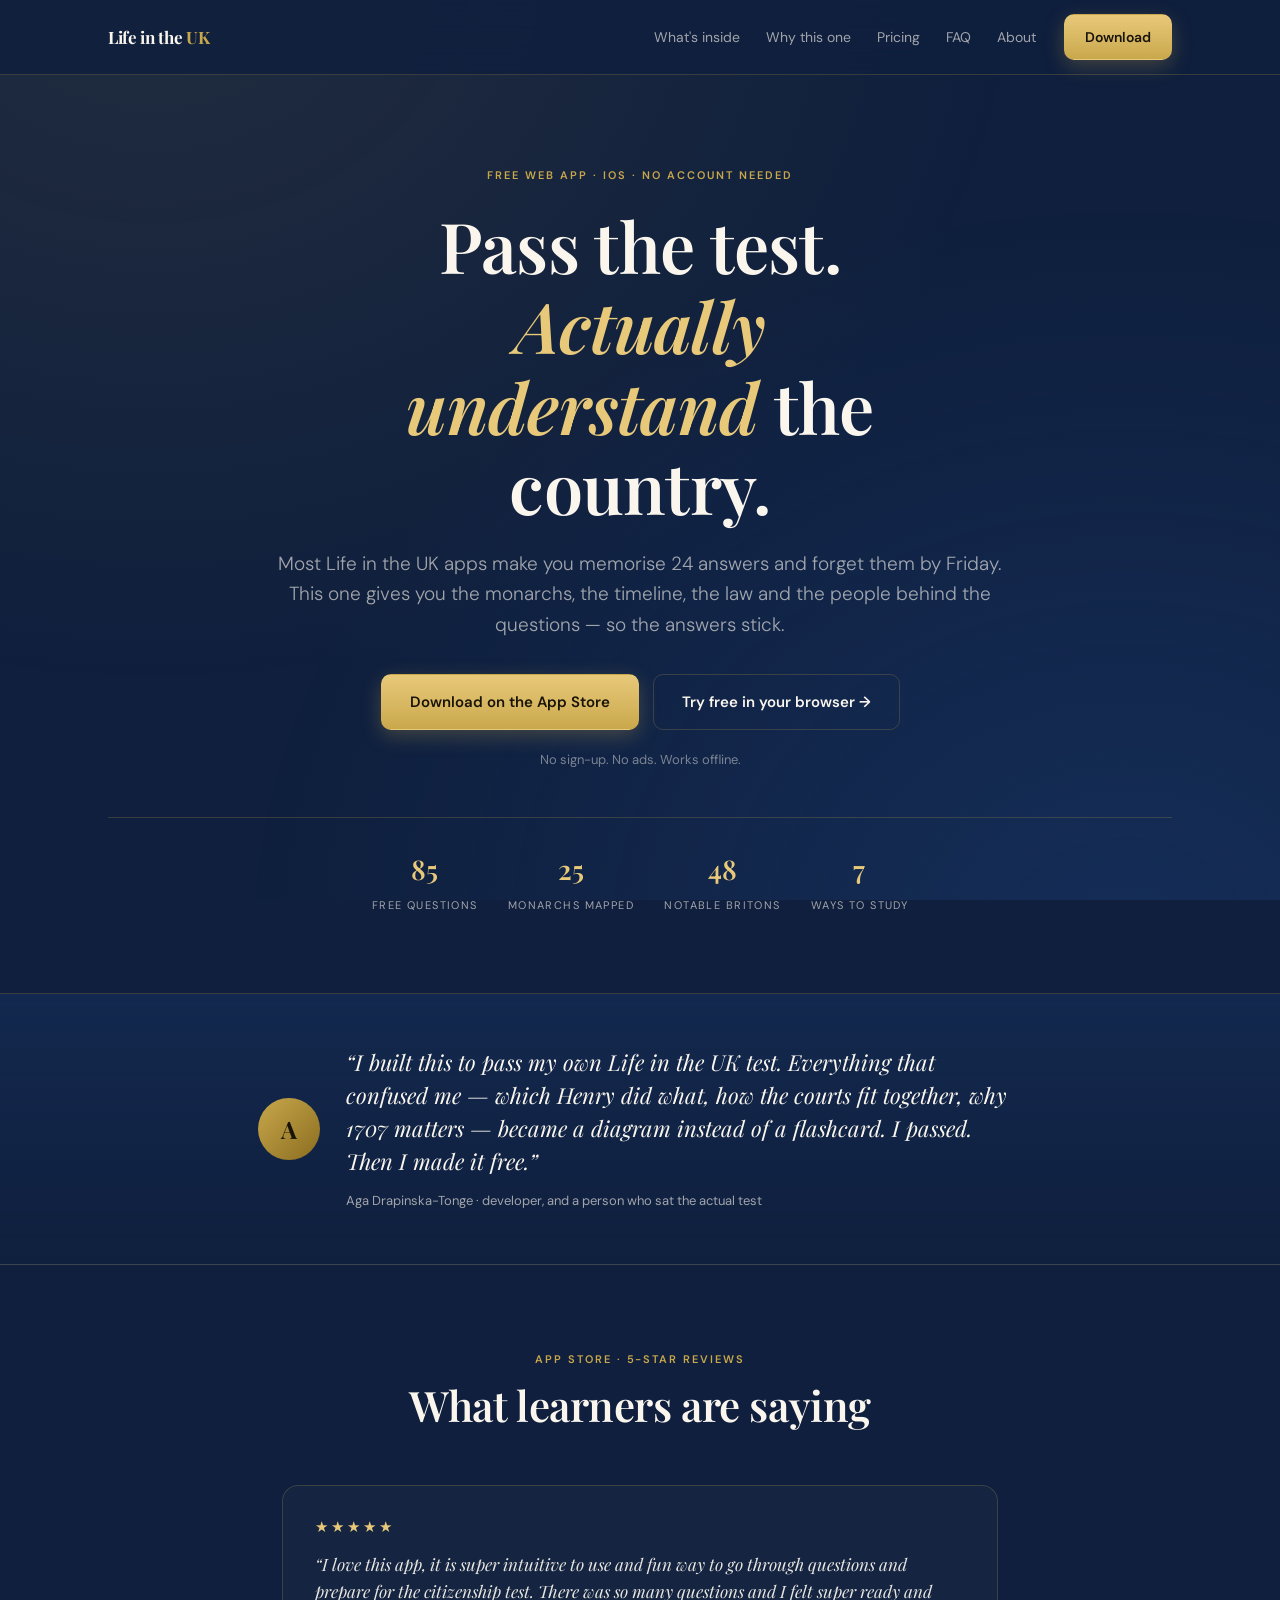
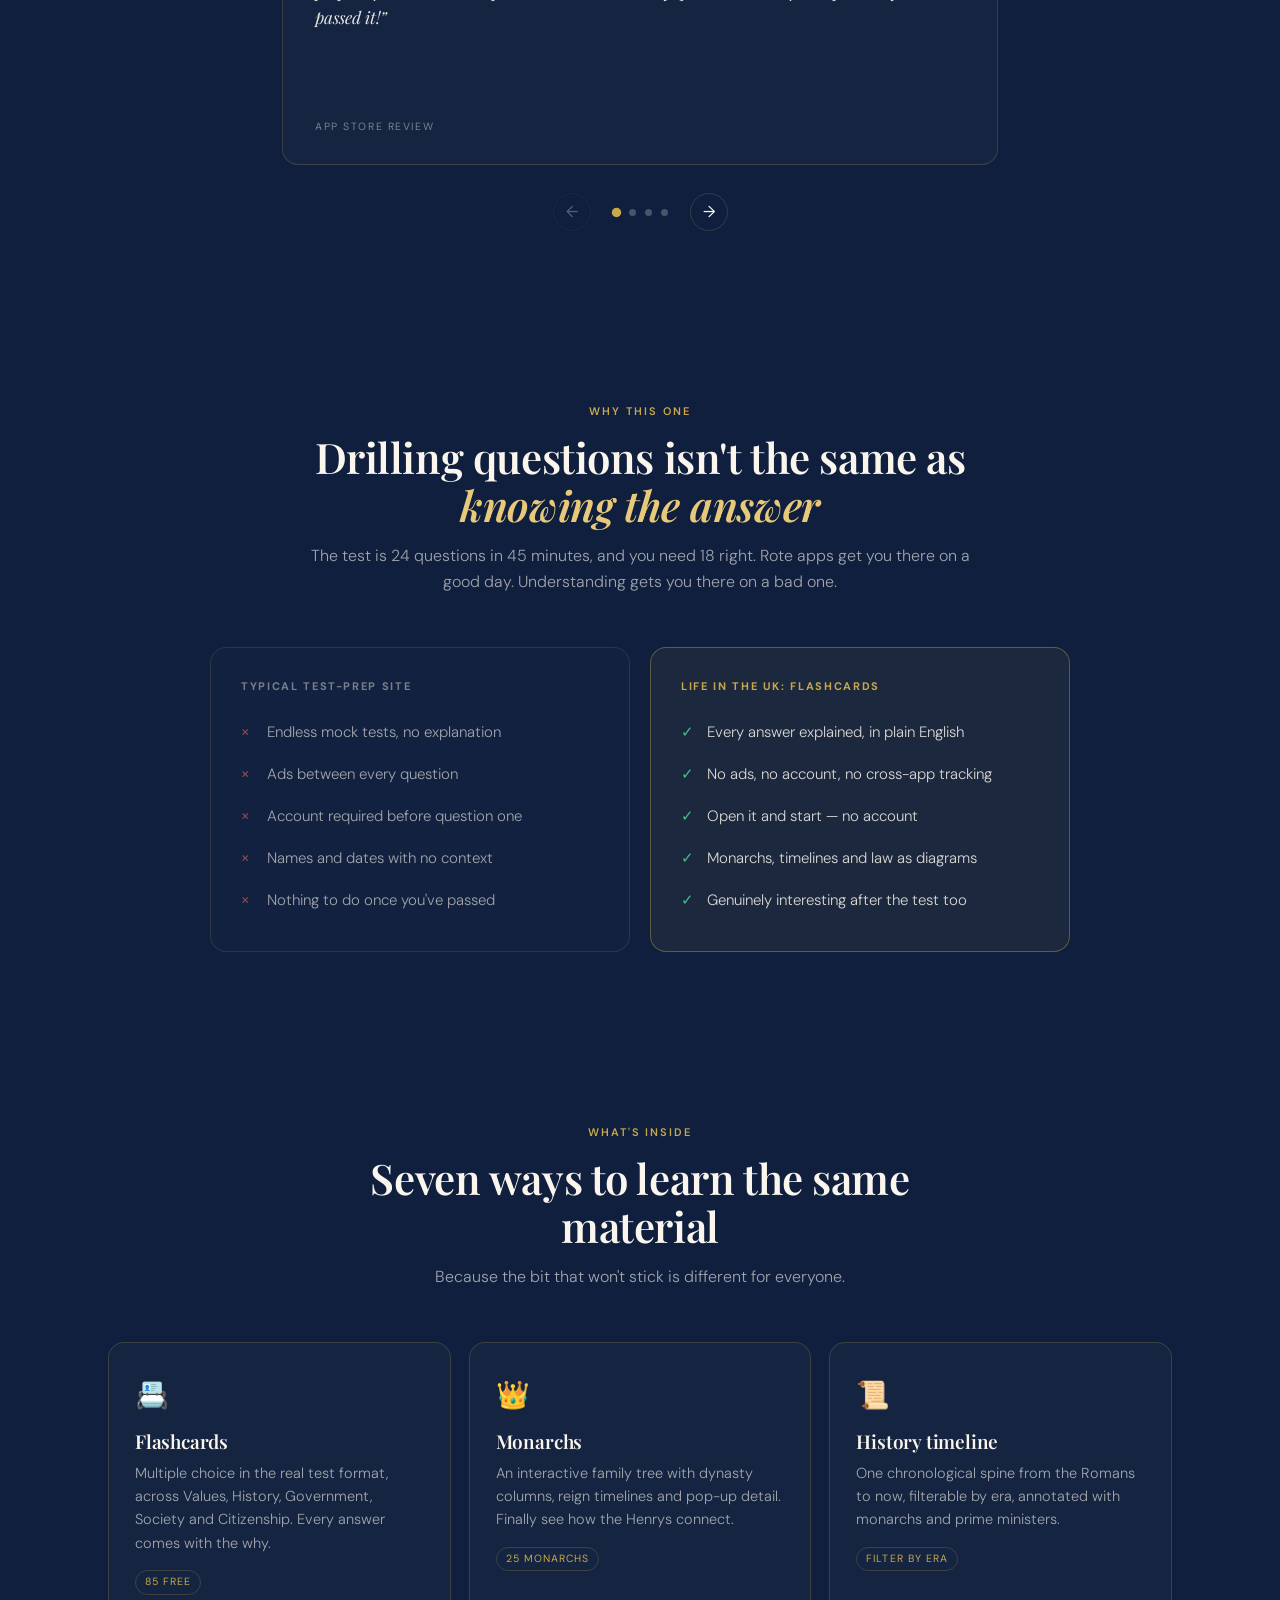
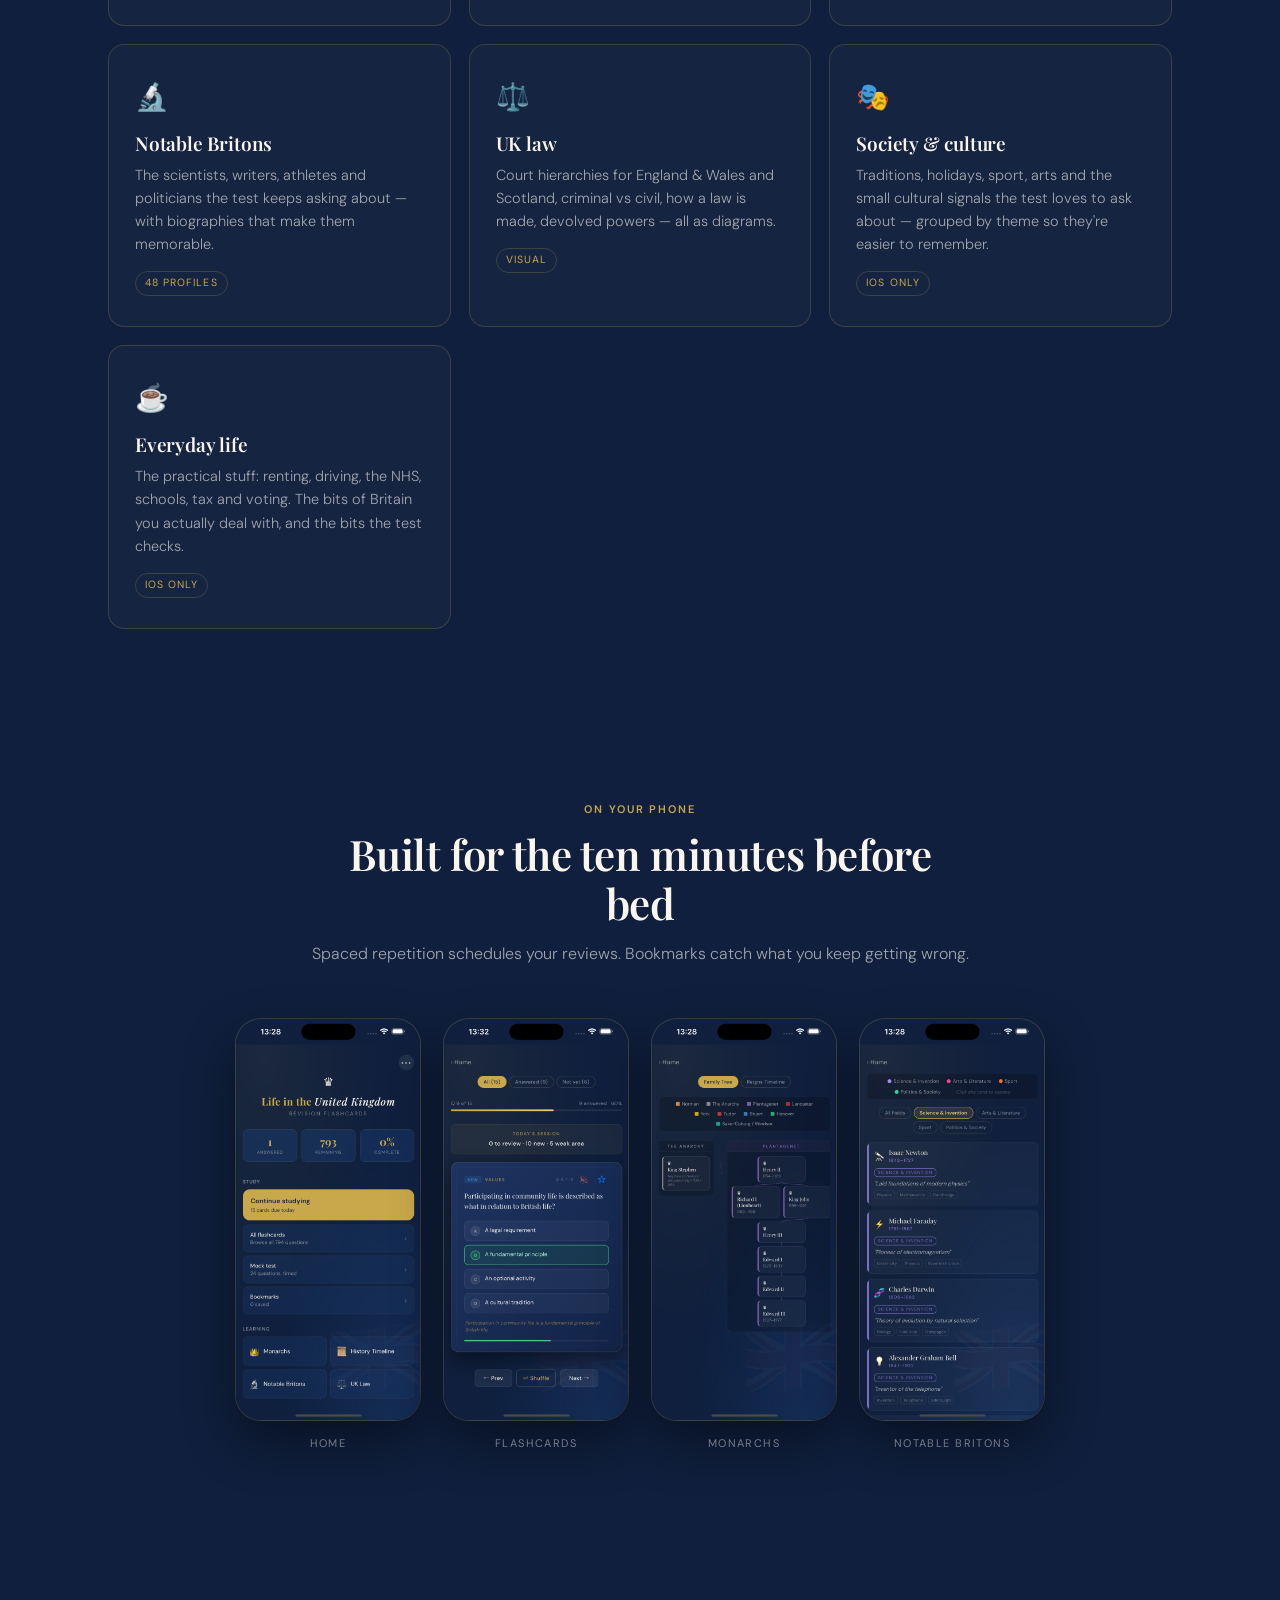
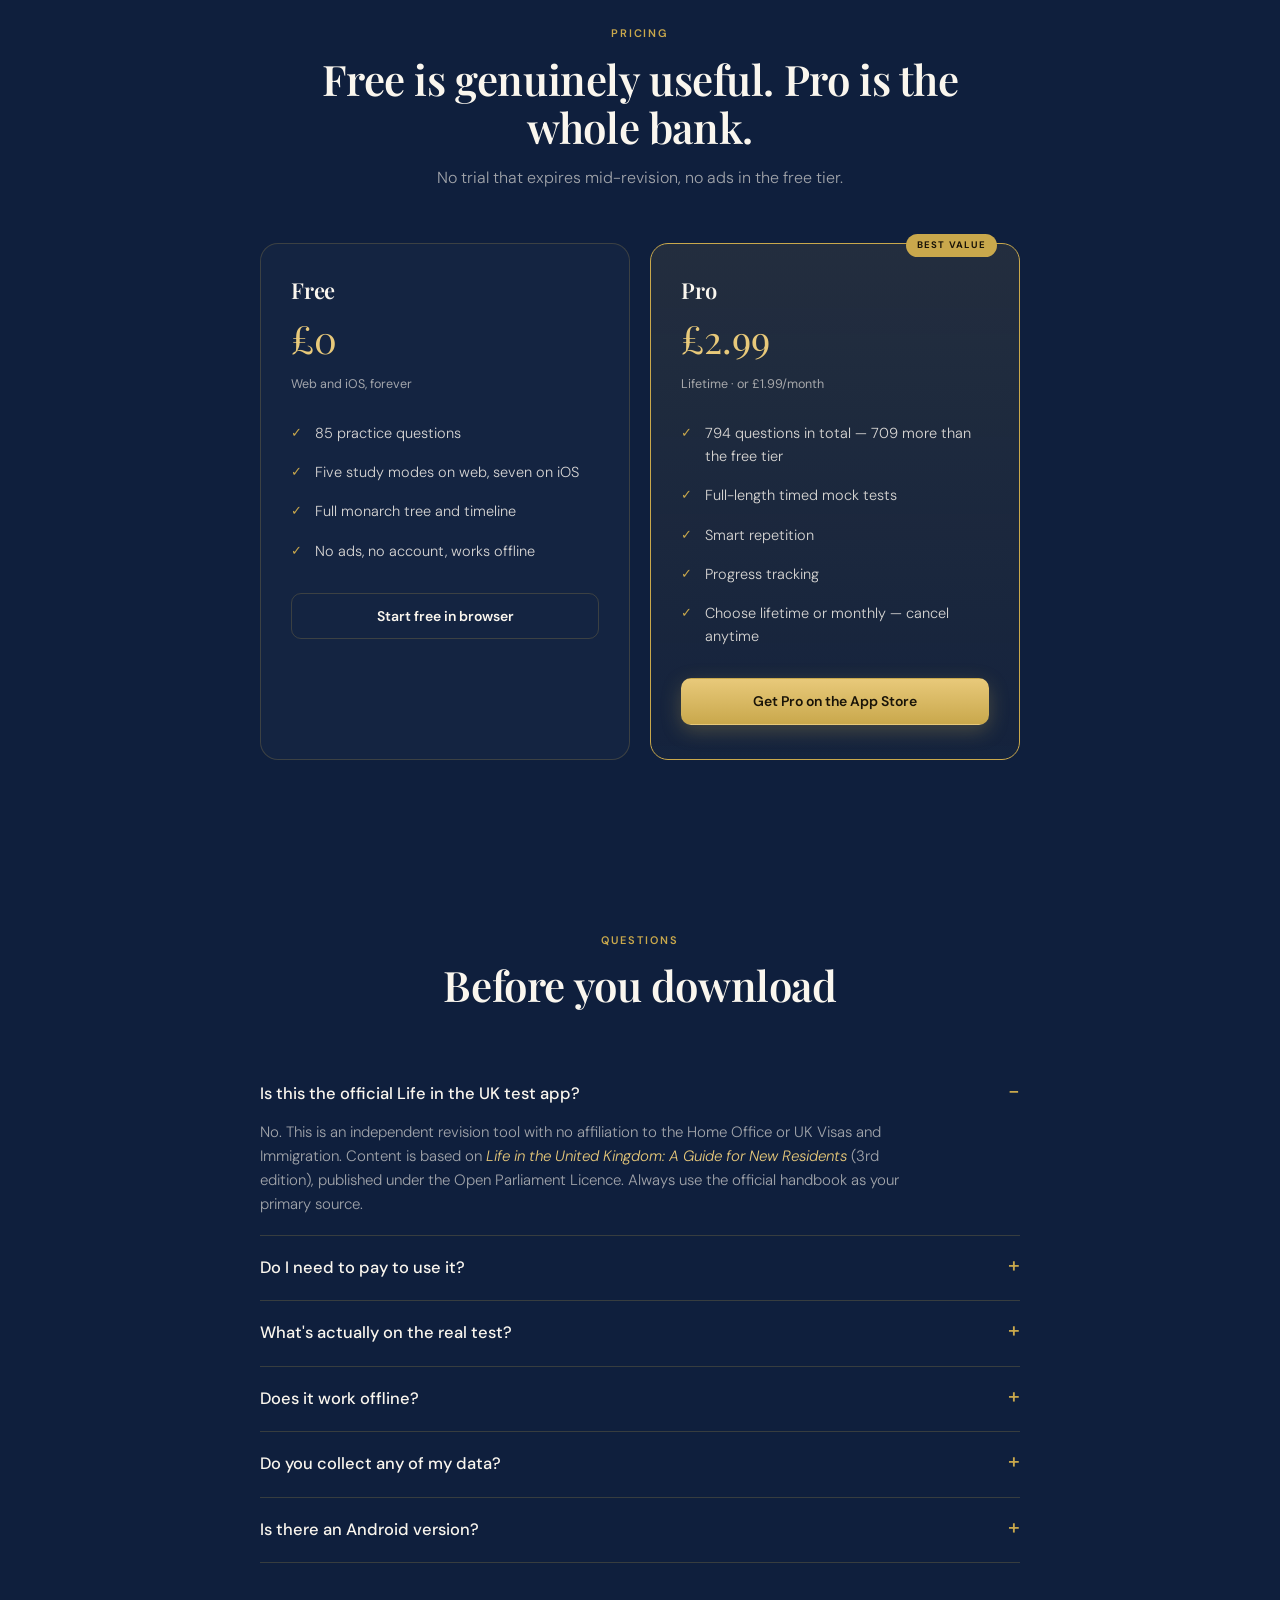
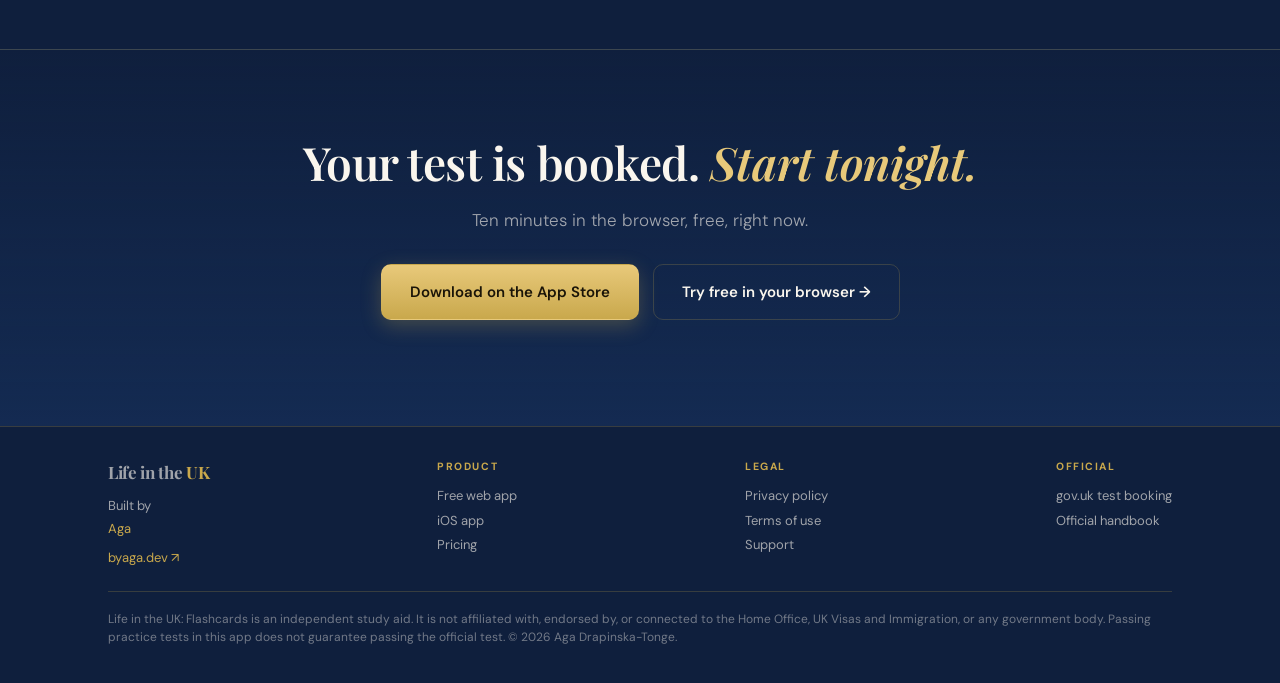
<file: index.html>
<!DOCTYPE html>
<html lang="en">
<head>
<meta charset="UTF-8">
<meta name="viewport" content="width=device-width, initial-scale=1.0">
<title>Life in the UK: Flashcards — Free revision app for the UK citizenship test</title>
<meta name="description" content="A free web and iOS revision app for the Life in the UK citizenship test. Every answer explained. Monarchs, timelines and law as diagrams. No ads, no account.">
<link rel="canonical" href="https://lifeintheukflashcards.com/">
<meta property="og:title" content="Life in the UK: Flashcards — Free revision app for the UK citizenship test">
<meta property="og:description" content="A free web and iOS revision app for the Life in the UK citizenship test. Every answer explained. Monarchs, timelines and law as diagrams. No ads, no account.">
<meta property="og:url" content="https://lifeintheukflashcards.com/">
<meta property="og:type" content="website">
<meta property="og:site_name" content="Life in the UK: Flashcards">
<meta property="og:image" content="https://lifeintheukflashcards.com/assets/og-image.png">
<meta property="og:image:width" content="1200">
<meta property="og:image:height" content="630">
<meta name="twitter:card" content="summary_large_image">
<script type="application/ld+json">
{
  "@context": "https://schema.org",
  "@type": "SoftwareApplication",
  "name": "Life in the UK: Flashcards",
  "applicationCategory": "EducationalApplication",
  "operatingSystem": "iOS, Web browser",
  "url": "https://lifeintheukflashcards.com/",
  "image": "https://lifeintheukflashcards.com/assets/og-image.png",
  "isFamilyFriendly": true,
  "author": {
    "@type": "Person",
    "name": "Aga Drapinska-Tonge"
  },
  "downloadUrl": "https://apps.apple.com/gb/app/life-in-the-uk-flashcards/id6761814656",
  "offers": [
    {
      "@type": "Offer",
      "price": "0",
      "priceCurrency": "GBP",
      "category": "free",
      "description": "Free tier with 85 practice questions"
    },
    {
      "@type": "Offer",
      "price": "2.99",
      "priceCurrency": "GBP",
      "category": "in-app purchase",
      "description": "Pro — lifetime unlock (one-time)"
    },
    {
      "@type": "Offer",
      "price": "1.99",
      "priceCurrency": "GBP",
      "category": "subscription",
      "description": "Pro — monthly subscription"
    }
  ]
}
</script>
<script type="application/ld+json">
{
  "@context": "https://schema.org",
  "@type": "FAQPage",
  "mainEntity": [
    {
      "@type": "Question",
      "name": "Is this the official Life in the UK test app?",
      "acceptedAnswer": {
        "@type": "Answer",
        "text": "No. This is an independent revision tool with no affiliation to the Home Office or UK Visas and Immigration. Content is based on Life in the United Kingdom: A Guide for New Residents (3rd edition), published under the Open Parliament Licence. Always use the official handbook as your primary source."
      }
    },
    {
      "@type": "Question",
      "name": "Do I need to pay to use it?",
      "acceptedAnswer": {
        "@type": "Answer",
        "text": "No. 85 questions are free on both web and iOS — five study modes on the web, seven on iOS, with no ads and no account. Pro unlocks all 794 questions for £2.99 lifetime or £1.99/month."
      }
    },
    {
      "@type": "Question",
      "name": "What's actually on the real test?",
      "acceptedAnswer": {
        "@type": "Answer",
        "text": "24 multiple-choice questions in 45 minutes. You need 18 correct — 75% — to pass. You can retake it as many times as you need."
      }
    },
    {
      "@type": "Question",
      "name": "Does it work offline?",
      "acceptedAnswer": {
        "@type": "Answer",
        "text": "Yes. All study features — flashcards, timeline, monarch tree and spaced repetition — work offline on the iOS app, and the web version keeps working after the first load."
      }
    },
    {
      "@type": "Question",
      "name": "Do you collect any of my data?",
      "acceptedAnswer": {
        "@type": "Answer",
        "text": "No account, name, email or quiz answers are collected, and your study progress is stored only on your device. On first launch the iOS app asks whether to share ad measurement data with Meta — only if you tap \"Allow\" does it send basic device and usage information to Meta (e.g. device model, OS, app version, that the app was opened, in-app purchases and their value) so we can measure installs and purchases from our ads. You can withdraw consent at any time in the app's Settings. The app does not ask permission to track you across other apps, so no advertising identifier (IDFA) is shared. See our privacy policy for full details."
      }
    },
    {
      "@type": "Question",
      "name": "Is there an Android version?",
      "acceptedAnswer": {
        "@type": "Answer",
        "text": "Not yet — but the free web app runs in any mobile browser, and you can add it to your home screen."
      }
    }
  ]
}
</script>
<link rel="icon" type="image/x-icon" href="/favicon.ico">
<link rel="icon" type="image/png" sizes="32x32" href="/favicon-32x32.png">
<link rel="icon" type="image/png" sizes="16x16" href="/favicon-16x16.png">
<link rel="apple-touch-icon" sizes="180x180" href="/apple-touch-icon.png">
<link rel="manifest" href="/site.webmanifest">
<meta name="theme-color" content="#0f1f3d">
<link rel="preconnect" href="https://fonts.googleapis.com">
<link rel="preconnect" href="https://fonts.gstatic.com" crossorigin>
<link href="https://fonts.googleapis.com/css2?family=Playfair+Display:ital,wght@0,400;0,600;0,700;1,400;1,600&family=DM+Sans:wght@300;400;500;600;700&display=swap" rel="stylesheet">
<style>
*,*::before,*::after{box-sizing:border-box;margin:0;padding:0}
:root{
  --navy:#0f1f3d; --navy-2:#132648; --royal:#1a3a6e;
  --gold:#c9a84c; --gold-light:#e8c97a;
  --cream:#faf6ee; --parchment:#f0e8d5;
  --muted:rgba(250,246,238,.62);
  --line:rgba(201,168,76,.22);
  --maxw:1120px;
}
html{scroll-behavior:smooth;overscroll-behavior:none}
body{font-family:'DM Sans',sans-serif;background:var(--navy);color:var(--cream);-webkit-font-smoothing:antialiased;line-height:1.6;overflow-x:hidden;overscroll-behavior:none}
body::before{content:'';position:fixed;inset:0;pointer-events:none;z-index:0;
  background:radial-gradient(ellipse at 12% -5%,rgba(201,168,76,.10) 0%,transparent 55%),
             radial-gradient(ellipse at 88% 105%,rgba(26,58,110,.55) 0%,transparent 55%)}
.wrap{max-width:var(--maxw);margin:0 auto;padding:0 28px;position:relative;z-index:1}
h1,h2,h3,.serif{font-family:'Playfair Display',serif;font-weight:600;line-height:1.15;letter-spacing:-.01em}
em{font-style:italic;color:var(--gold-light)}
a{color:inherit;text-decoration:none}
.eyebrow{font-size:11px;letter-spacing:.18em;text-transform:uppercase;color:var(--gold);font-weight:600}

/* NAV */
nav{position:sticky;top:0;z-index:40;backdrop-filter:blur(14px);background:rgba(15,31,61,.82);border-bottom:1px solid var(--line)}
.navin{max-width:var(--maxw);margin:0 auto;padding:14px 28px;display:flex;align-items:center;gap:28px}
.logo{font-family:'Playfair Display',serif;font-size:17px;font-weight:700;letter-spacing:-.02em}
.logo span{color:var(--gold)}
.navlinks{display:flex;gap:26px;margin-left:auto;font-size:14px;color:var(--muted)}
.navlinks a:hover{color:var(--cream)}
.btn{display:inline-flex;align-items:center;gap:9px;font-weight:600;font-size:14px;padding:11px 20px;border-radius:10px;transition:.2s;border:1px solid transparent;white-space:nowrap}
.btn-gold{background:linear-gradient(180deg,var(--gold-light),var(--gold));color:#1a1408;box-shadow:0 6px 20px rgba(201,168,76,.28)}
.btn-gold:hover{transform:translateY(-1px);box-shadow:0 9px 26px rgba(201,168,76,.38)}
.btn-ghost{border-color:var(--line);color:var(--cream)}
.btn-ghost:hover{border-color:var(--gold);background:rgba(201,168,76,.07)}
.btn-lg{padding:15px 28px;font-size:15px}

/* HERO */
.hero{padding:92px 0 76px;text-align:center}
.hero h1{font-size:clamp(38px,6.2vw,70px);margin:20px auto 22px;max-width:14ch}
.hero p.sub{font-size:clamp(16px,2vw,19px);color:var(--muted);max-width:56ch;margin:0 auto 34px;font-weight:300}
.cta-row{display:flex;gap:14px;justify-content:center;flex-wrap:wrap;margin-bottom:20px}
.microcopy{font-size:13px;color:rgba(250,246,238,.45)}
.trust{display:flex;gap:30px;justify-content:center;flex-wrap:wrap;margin-top:46px;padding-top:30px;border-top:1px solid var(--line)}
.trust div{text-align:center}
.trust b{display:block;font-family:'Playfair Display',serif;font-size:27px;color:var(--gold-light);font-weight:600}
.trust small{font-size:11px;letter-spacing:.13em;text-transform:uppercase;color:var(--muted)}

/* FOUNDER */
.founder{background:linear-gradient(180deg,rgba(26,58,110,.35),transparent);padding:52px 0;border-top:1px solid var(--line);border-bottom:1px solid var(--line)}
.founder .wrap{display:flex;gap:26px;align-items:center;max-width:820px}
.avatar{width:62px;height:62px;border-radius:50%;flex-shrink:0;background:linear-gradient(135deg,var(--gold),#8a6d1f);
  display:grid;place-items:center;font-family:'Playfair Display',serif;font-size:24px;color:#1a1408;font-weight:700}
.founder q{font-family:'Playfair Display',serif;font-style:italic;font-size:clamp(17px,2.3vw,22px);line-height:1.5;display:block;margin-bottom:9px}
.founder cite{font-style:normal;font-size:13px;color:var(--muted)}

/* REVIEWS CAROUSEL */
.reviews-wrap{position:relative;max-width:720px;margin:0 auto}
.reviews{display:flex;gap:20px;overflow-x:auto;scroll-snap-type:x mandatory;scroll-behavior:smooth;
  scrollbar-width:none;padding:4px 2px;-webkit-overflow-scrolling:touch}
.reviews::-webkit-scrollbar{display:none}
.review{flex:0 0 100%;scroll-snap-align:center;padding:34px 32px 28px;border:1px solid var(--line);border-radius:16px;
  background:rgba(255,255,255,.025);display:flex;flex-direction:column;min-height:280px}
.stars{color:var(--gold-light);font-size:15px;letter-spacing:3px;margin-bottom:16px;line-height:1}
.review q{font-family:'Playfair Display',serif;font-style:italic;font-size:17px;line-height:1.55;display:block;color:rgba(250,246,238,.92);margin-bottom:18px}
.review cite{font-style:normal;font-size:10.5px;letter-spacing:.15em;text-transform:uppercase;color:rgba(250,246,238,.45);margin-top:auto}

.rev-nav{display:flex;justify-content:center;gap:22px;align-items:center;margin-top:24px}
.rev-btn{width:38px;height:38px;border-radius:50%;border:1px solid var(--line);background:transparent;
  color:var(--cream);cursor:pointer;font-size:16px;line-height:1;display:grid;place-items:center;
  font-family:inherit;transition:.2s}
.rev-btn:hover:not(:disabled){border-color:var(--gold);background:rgba(201,168,76,.07);color:var(--gold)}
.rev-btn:disabled{opacity:.3;cursor:default}
.rev-dots{display:flex;gap:9px}
.rev-dot{width:7px;height:7px;border-radius:50%;background:rgba(250,246,238,.25);border:none;cursor:pointer;padding:0;transition:.2s}
.rev-dot.active{background:var(--gold);transform:scale(1.35)}
.rev-dot:hover:not(.active){background:rgba(250,246,238,.5)}

/* SECTIONS */
section{padding:86px 0}
.sechead{text-align:center;max-width:60ch;margin:0 auto 52px}
.sechead h2{font-size:clamp(28px,4vw,42px);margin:12px 0 14px}
.sechead p{color:var(--muted);font-weight:300;font-size:16px}

/* CONTRAST */
.vs{display:grid;grid-template-columns:1fr 1fr;gap:20px;max-width:860px;margin:0 auto}
.vs>div{padding:30px;border-radius:16px;border:1px solid var(--line)}
.vs .them{background:rgba(255,255,255,.02);opacity:.72}
.vs .us{background:rgba(201,168,76,.07);border-color:rgba(201,168,76,.4)}
.vs h4{font-family:'DM Sans';font-size:11px;letter-spacing:.15em;text-transform:uppercase;margin-bottom:16px;color:var(--gold)}
.vs .them h4{color:var(--muted)}
.vs li{list-style:none;font-size:15px;padding:9px 0 9px 26px;position:relative;color:rgba(250,246,238,.85);font-weight:300}
.vs .them li::before{content:'×';position:absolute;left:0;color:#e05c5c;font-size:17px;top:7px}
.vs .us li::before{content:'✓';position:absolute;left:0;color:#4cbe8a;font-size:15px;top:9px}

/* FEATURES */
.feats{display:grid;grid-template-columns:repeat(auto-fit,minmax(255px,1fr));gap:18px}
.feat{padding:30px 26px;border:1px solid var(--line);border-radius:16px;background:rgba(255,255,255,.025);transition:.25s}
.feat:hover{border-color:rgba(201,168,76,.5);transform:translateY(-3px);background:rgba(201,168,76,.05)}
.feat .ico{font-size:27px;margin-bottom:15px;display:block}
.feat h3{font-size:19px;margin-bottom:9px}
.feat p{font-size:14.5px;color:var(--muted);font-weight:300}
.feat .tag{display:inline-block;margin-top:15px;font-size:10.5px;letter-spacing:.1em;text-transform:uppercase;color:var(--gold);border:1px solid var(--line);padding:3px 9px;border-radius:99px}

/* SCREENSHOTS */
.shots{display:flex;gap:22px;justify-content:center;flex-wrap:wrap}
.shot{display:flex;flex-direction:column;align-items:center;gap:14px}
.phone{width:186px;aspect-ratio:9/19.5;border-radius:26px;border:1px solid var(--line);overflow:hidden;
  background:linear-gradient(165deg,var(--navy-2),#0a1730);box-shadow:0 22px 50px rgba(0,0,0,.42);
  cursor:zoom-in;transition:transform .25s,box-shadow .25s}
.phone:hover{transform:translateY(-3px);box-shadow:0 28px 60px rgba(0,0,0,.55)}
.phone:focus-visible{outline:2px solid var(--gold);outline-offset:4px}
.phone img{width:100%;height:100%;object-fit:cover;display:block}
.shot small{font-size:11px;letter-spacing:.13em;text-transform:uppercase;color:rgba(250,246,238,.45)}

/* LIGHTBOX */
.lightbox{border:none;padding:0;background:transparent;max-width:none;max-height:none;width:100%;height:100%;
  place-items:center;cursor:zoom-out}
.lightbox[open]{display:grid;animation:lb-in .18s ease-out}
.lightbox::backdrop{background:rgba(4,8,20,.88);backdrop-filter:blur(6px)}
.lightbox img{max-width:min(92vw,420px);max-height:92vh;border-radius:26px;
  box-shadow:0 30px 80px rgba(0,0,0,.6);display:block}
@keyframes lb-in{from{opacity:0;transform:scale(.97)}to{opacity:1;transform:scale(1)}}

/* PRICING */
.price{display:grid;grid-template-columns:1fr 1fr;gap:20px;max-width:760px;margin:0 auto}
.tier{padding:34px 30px;border-radius:18px;border:1px solid var(--line);background:rgba(255,255,255,.025)}
.tier.pro{border-color:var(--gold);background:linear-gradient(180deg,rgba(201,168,76,.11),rgba(201,168,76,.03));position:relative}
.tier.pro::after{content:'BEST VALUE';position:absolute;top:-10px;right:22px;background:var(--gold);color:#1a1408;font-size:9.5px;font-weight:700;letter-spacing:.13em;padding:4px 11px;border-radius:99px}
.tier h3{font-size:22px;margin-bottom:6px}
.tier .amt{font-family:'Playfair Display',serif;font-size:38px;color:var(--gold-light);margin:6px 0 4px}
.tier .per{font-size:12.5px;color:var(--muted);margin-bottom:20px}
.tier li{list-style:none;font-size:14.5px;padding:8px 0 8px 24px;position:relative;color:rgba(250,246,238,.85);font-weight:300}
.tier li::before{content:'✓';position:absolute;left:0;color:var(--gold);font-size:13px;top:9px}
.tier .btn{width:100%;justify-content:center;margin-top:22px}

/* FAQ */
.faq{max-width:760px;margin:0 auto}
details{border-bottom:1px solid var(--line);padding:19px 0}
summary{cursor:pointer;font-size:16.5px;font-weight:500;list-style:none;display:flex;justify-content:space-between;gap:18px;align-items:flex-start}
summary::-webkit-details-marker{display:none}
summary::after{content:'+';color:var(--gold);font-size:21px;line-height:1;flex-shrink:0}
details[open] summary::after{content:'−'}
details p{margin-top:13px;color:var(--muted);font-size:15px;font-weight:300;max-width:64ch}

/* FINAL CTA */
.final{text-align:center;background:linear-gradient(180deg,transparent,rgba(26,58,110,.42));border-top:1px solid var(--line)}
.final h2{font-size:clamp(28px,4.4vw,46px);margin-bottom:18px}
.final p{color:var(--muted);margin-bottom:30px;font-weight:300;font-size:17px}

/* FOOTER */
footer{border-top:1px solid var(--line);padding:32px 0 36px;font-size:13px;color:var(--muted)}
.fgrid{display:flex;gap:36px;flex-wrap:wrap;justify-content:space-between;margin-bottom:20px}
.fgrid a{display:block;padding:2px 0}
.fgrid a:hover{color:var(--gold)}
.fgrid h5{font-size:10.5px;letter-spacing:.15em;text-transform:uppercase;color:var(--gold);margin-bottom:8px}
.disc{border-top:1px solid var(--line);padding-top:18px;font-size:12px;line-height:1.55;color:rgba(250,246,238,.42)}
@media(max-width:760px){
  .vs,.price{grid-template-columns:1fr}
  .navlinks{display:none}
  .founder .wrap{flex-direction:column;text-align:center}
  section{padding:62px 0}
}
</style>
</head>
<body>

<nav>
  <div class="navin">
    <a href="/" class="logo">Life in the <span>UK</span></a>
    <div class="navlinks">
      <a href="#what">What's inside</a>
      <a href="#why">Why this one</a>
      <a href="#pricing">Pricing</a>
      <a href="#faq">FAQ</a>
      <a href="/about/">About</a>
    </div>
    <a href="https://apps.apple.com/gb/app/life-in-the-uk-flashcards/id6761814656" class="btn btn-gold">Download</a>
  </div>
</nav>

<header class="hero">
  <div class="wrap">
    <div class="eyebrow">Free web app · iOS · No account needed</div>
    <h1>Pass the test. <em>Actually understand</em> the country.</h1>
    <p class="sub">Most Life in the UK apps make you memorise 24 answers and forget them by Friday. This one gives you the monarchs, the timeline, the law and the people behind the questions — so the answers stick.</p>
    <div class="cta-row">
      <a href="https://apps.apple.com/gb/app/life-in-the-uk-flashcards/id6761814656" class="btn btn-gold btn-lg">Download on the App Store</a>
      <a href="/practice/" class="btn btn-ghost btn-lg">Try free in your browser →</a>
    </div>
    <p class="microcopy">No sign-up. No ads. Works offline.</p>
    <div class="trust">
      <div><b>85</b><small>Free questions</small></div>
      <div><b>25</b><small>Monarchs mapped</small></div>
      <div><b>48</b><small>Notable Britons</small></div>
      <div><b>7</b><small>Ways to study</small></div>
    </div>
  </div>
</header>

<div class="founder">
  <div class="wrap">
    <div class="avatar">A</div>
    <div>
      <q>I built this to pass my own Life in the UK test. Everything that confused me — which Henry did what, how the courts fit together, why 1707 matters — became a diagram instead of a flashcard. I passed. Then I made it free.</q>
      <cite>Aga Drapinska-Tonge · developer, and a person who sat the actual test</cite>
    </div>
  </div>
</div>

<section>
  <div class="wrap">
    <div class="sechead">
      <div class="eyebrow">App Store · 5-star reviews</div>
      <h2>What learners are saying</h2>
    </div>
    <div class="reviews-wrap">
      <div class="reviews" id="reviews" tabindex="0" aria-label="App Store reviews carousel">
        <div class="review">
          <div class="stars" aria-label="5 out of 5 stars">★★★★★</div>
          <q>I love this app, it is super intuitive to use and fun way to go through questions and prepare for the citizenship test. There was so many questions and I felt super ready and passed it!</q>
          <cite>App Store review</cite>
        </div>
        <div class="review">
          <div class="stars" aria-label="5 out of 5 stars">★★★★★</div>
          <q>I enjoy using the app a lot while preparing for my citizenship test. The design is clean and visually appealing, and the app feels very intuitive to navigate from the start. I especially like the timeline charts and tables — they help put everything into context and make it much easier to remember key facts. It doesn't feel overwhelming. It's definitely one of the better study tools I've tried and worth getting the Pro version.</q>
          <cite>App Store review</cite>
        </div>
        <div class="review">
          <div class="stars" aria-label="5 out of 5 stars">★★★★★</div>
          <q>This app is a really fun way to learn about the history of the UK and the everyday (sometimes weird) customs. Great for anyone taking their citizenship test or who wants to learn about the UK in general.</q>
          <cite>App Store review</cite>
        </div>
        <div class="review">
          <div class="stars" aria-label="5 out of 5 stars">★★★★★</div>
          <q>Very useful and helpful!</q>
          <cite>App Store review</cite>
        </div>
      </div>
      <div class="rev-nav">
        <button class="rev-btn" id="revPrev" aria-label="Previous review">←</button>
        <div class="rev-dots" id="revDots" role="tablist" aria-label="Review navigation"></div>
        <button class="rev-btn" id="revNext" aria-label="Next review">→</button>
      </div>
    </div>
  </div>
</section>

<section id="why">
  <div class="wrap">
    <div class="sechead">
      <div class="eyebrow">Why this one</div>
      <h2>Drilling questions isn't the same as <em>knowing the answer</em></h2>
      <p>The test is 24 questions in 45 minutes, and you need 18 right. Rote apps get you there on a good day. Understanding gets you there on a bad one.</p>
    </div>
    <div class="vs">
      <div class="them">
        <h4>Typical test-prep site</h4>
        <ul>
          <li>Endless mock tests, no explanation</li>
          <li>Ads between every question</li>
          <li>Account required before question one</li>
          <li>Names and dates with no context</li>
          <li>Nothing to do once you've passed</li>
        </ul>
      </div>
      <div class="us">
        <h4>Life in the UK: Flashcards</h4>
        <ul>
          <li>Every answer explained, in plain English</li>
          <li>No ads, no account, no cross-app tracking</li>
          <li>Open it and start — no account</li>
          <li>Monarchs, timelines and law as diagrams</li>
          <li>Genuinely interesting after the test too</li>
        </ul>
      </div>
    </div>
  </div>
</section>

<section id="what">
  <div class="wrap">
    <div class="sechead">
      <div class="eyebrow">What's inside</div>
      <h2>Seven ways to learn the same material</h2>
      <p>Because the bit that won't stick is different for everyone.</p>
    </div>
    <div class="feats">
      <div class="feat"><span class="ico">📇</span><h3>Flashcards</h3><p>Multiple choice in the real test format, across Values, History, Government, Society and Citizenship. Every answer comes with the why.</p><span class="tag">85 free</span></div>
      <div class="feat"><span class="ico">👑</span><h3>Monarchs</h3><p>An interactive family tree with dynasty columns, reign timelines and pop-up detail. Finally see how the Henrys connect.</p><span class="tag">25 monarchs</span></div>
      <div class="feat"><span class="ico">📜</span><h3>History timeline</h3><p>One chronological spine from the Romans to now, filterable by era, annotated with monarchs and prime ministers.</p><span class="tag">Filter by era</span></div>
      <div class="feat"><span class="ico">🔬</span><h3>Notable Britons</h3><p>The scientists, writers, athletes and politicians the test keeps asking about — with biographies that make them memorable.</p><span class="tag">48 profiles</span></div>
      <div class="feat"><span class="ico">⚖️</span><h3>UK law</h3><p>Court hierarchies for England &amp; Wales and Scotland, criminal vs civil, how a law is made, devolved powers — all as diagrams.</p><span class="tag">Visual</span></div>
      <div class="feat"><span class="ico">🎭</span><h3>Society &amp; culture</h3><p>Traditions, holidays, sport, arts and the small cultural signals the test loves to ask about — grouped by theme so they're easier to remember.</p><span class="tag">iOS only</span></div>
      <div class="feat"><span class="ico">☕</span><h3>Everyday life</h3><p>The practical stuff: renting, driving, the NHS, schools, tax and voting. The bits of Britain you actually deal with, and the bits the test checks.</p><span class="tag">iOS only</span></div>
    </div>
  </div>
</section>

<section>
  <div class="wrap">
    <div class="sechead">
      <div class="eyebrow">On your phone</div>
      <h2>Built for the ten minutes before bed</h2>
      <p>Spaced repetition schedules your reviews. Bookmarks catch what you keep getting wrong.</p>
    </div>
    <div class="shots">
      <div class="shot"><div class="phone" tabindex="0" role="button" aria-label="Enlarge screenshot"><img src="/assets/screenshots/main.png" alt="Life in the UK: Flashcards home screen showing study progress and learning modes"></div><small>Home</small></div>
      <div class="shot"><div class="phone" tabindex="0" role="button" aria-label="Enlarge screenshot"><img src="/assets/screenshots/flashcard.png" alt="Flashcard question with multiple-choice answers and plain-English explanation"></div><small>Flashcards</small></div>
      <div class="shot"><div class="phone" tabindex="0" role="button" aria-label="Enlarge screenshot"><img src="/assets/screenshots/monarchs.png" alt="Interactive monarch family tree, Plantagenet dynasty"></div><small>Monarchs</small></div>
      <div class="shot"><div class="phone" tabindex="0" role="button" aria-label="Enlarge screenshot"><img src="/assets/screenshots/britons.png" alt="Notable Britons: scientists, writers and inventors with short biographies"></div><small>Notable Britons</small></div>
    </div>
  </div>
</section>

<section id="pricing">
  <div class="wrap">
    <div class="sechead">
      <div class="eyebrow">Pricing</div>
      <h2>Free is genuinely useful. Pro is the whole bank.</h2>
      <p>No trial that expires mid-revision, no ads in the free tier.</p>
    </div>
    <div class="price">
      <div class="tier">
        <h3>Free</h3>
        <div class="amt">£0</div>
        <div class="per">Web and iOS, forever</div>
        <ul>
          <li>85 practice questions</li>
          <li>Five study modes on web, seven on iOS</li>
          <li>Full monarch tree and timeline</li>
          <li>No ads, no account, works offline</li>
        </ul>
        <a href="/practice/" class="btn btn-ghost">Start free in browser</a>
      </div>
      <div class="tier pro">
        <h3>Pro</h3>
        <div class="amt">£2.99</div>
        <div class="per">Lifetime · or £1.99/month</div>
        <ul>
          <li>794 questions in total — 709 more than the free tier</li>
          <li>Full-length timed mock tests</li>
          <li>Smart repetition</li>
          <li>Progress tracking</li>
          <li>Choose lifetime or monthly — cancel anytime</li>
        </ul>
        <a href="https://apps.apple.com/gb/app/life-in-the-uk-flashcards/id6761814656" class="btn btn-gold">Get Pro on the App Store</a>
      </div>
    </div>
  </div>
</section>

<section id="faq">
  <div class="wrap">
    <div class="sechead">
      <div class="eyebrow">Questions</div>
      <h2>Before you download</h2>
    </div>
    <div class="faq">
      <details open><summary>Is this the official Life in the UK test app?</summary><p>No. This is an independent revision tool with no affiliation to the Home Office or UK Visas and Immigration. Content is based on <em>Life in the United Kingdom: A Guide for New Residents</em> (3rd edition), published under the Open Parliament Licence. Always use the official handbook as your primary source.</p></details>
      <details><summary>Do I need to pay to use it?</summary><p>No. 85 questions are free on both web and iOS — five study modes on the web, seven on iOS, with no ads and no account. Pro unlocks all 794 questions for £2.99 lifetime or £1.99/month.</p></details>
      <details><summary>What's actually on the real test?</summary><p>24 multiple-choice questions in 45 minutes. You need 18 correct — 75% — to pass. You can retake it as many times as you need.</p></details>
      <details><summary>Does it work offline?</summary><p>Yes. All study features — flashcards, timeline, monarch tree and spaced repetition — work offline on the iOS app, and the web version keeps working after the first load.</p></details>
      <details><summary>Do you collect any of my data?</summary><p>No account, name, email or quiz answers are collected, and your study progress is stored only on your device. On first launch the iOS app asks whether to share ad measurement data with Meta — only if you tap "Allow" does it send basic device and usage information to Meta (e.g. device model, OS, app version, that the app was opened, in-app purchases and their value) so we can measure installs and purchases from our ads. You can withdraw consent at any time in the app's Settings. The app does not ask permission to track you across other apps, so no advertising identifier (IDFA) is shared. See our <a href="/privacy/">privacy policy</a> for full details.</p></details>
      <details><summary>Is there an Android version?</summary><p>Not yet — but the free web app runs in any mobile browser, and you can add it to your home screen.</p></details>
    </div>
  </div>
</section>

<section class="final">
  <div class="wrap">
    <h2>Your test is booked. <em>Start tonight.</em></h2>
    <p>Ten minutes in the browser, free, right now.</p>
    <div class="cta-row">
      <a href="https://apps.apple.com/gb/app/life-in-the-uk-flashcards/id6761814656" class="btn btn-gold btn-lg">Download on the App Store</a>
      <a href="/practice/" class="btn btn-ghost btn-lg">Try free in your browser →</a>
    </div>
  </div>
</section>

<footer>
  <div class="wrap">
    <div class="fgrid">
      <div>
        <div class="logo" style="margin-bottom:10px">Life in the <span>UK</span></div>
        <div style="font-size:13px">Built by <a href="/about/" style="color:var(--gold)">Aga</a></div>
        <div style="font-size:13px;margin-top:4px"><a href="https://byaga.dev" target="_blank" rel="noopener" style="color:var(--gold)">byaga.dev ↗</a></div>
      </div>
      <div><h5>Product</h5><a href="/practice/">Free web app</a><a href="https://apps.apple.com/gb/app/life-in-the-uk-flashcards/id6761814656">iOS app</a><a href="#pricing">Pricing</a></div>
      <div><h5>Legal</h5><a href="/privacy/">Privacy policy</a><a href="/terms/">Terms of use</a><a href="/support/">Support</a></div>
      <div><h5>Official</h5><a href="https://www.gov.uk/life-in-the-uk-test" target="_blank" rel="noopener">gov.uk test booking</a><a href="https://www.tsoshop.co.uk/product/9780113413409/Society/Life-in-the-UK/Life-in-the-United-Kingdom-A-Guide-for-New-Residents-Paperback" target="_blank" rel="noopener">Official handbook</a></div>
    </div>
    <p class="disc">Life in the UK: Flashcards is an independent study aid. It is not affiliated with, endorsed by, or connected to the Home Office, UK Visas and Immigration, or any government body. Passing practice tests in this app does not guarantee passing the official test. © 2026 Aga Drapinska-Tonge.</p>
  </div>
</footer>

<dialog class="lightbox" id="lightbox" aria-label="Enlarged screenshot"><img alt=""></dialog>

<script>
(function(){
  const dlg = document.getElementById('lightbox');
  const dlgImg = dlg.querySelector('img');
  function open(src, alt){
    dlgImg.src = src;
    dlgImg.alt = alt || '';
    dlg.showModal();
  }
  document.querySelectorAll('.phone').forEach(function(p){
    const img = p.querySelector('img');
    if (!img) return;
    p.addEventListener('click', function(){ open(img.src, img.alt); });
    p.addEventListener('keydown', function(e){
      if (e.key === 'Enter' || e.key === ' ') { e.preventDefault(); open(img.src, img.alt); }
    });
  });
  dlg.addEventListener('click', function(){ dlg.close(); });
})();

(function(){
  const track = document.getElementById('reviews');
  if (!track) return;
  const slides = Array.from(track.children);
  const dotsWrap = document.getElementById('revDots');
  const prev = document.getElementById('revPrev');
  const next = document.getElementById('revNext');
  const dots = slides.map(function(_, i){
    const b = document.createElement('button');
    b.className = 'rev-dot';
    b.type = 'button';
    b.setAttribute('role', 'tab');
    b.setAttribute('aria-label', 'Go to review ' + (i+1));
    b.addEventListener('click', function(){ goTo(i); });
    dotsWrap.appendChild(b);
    return b;
  });
  let current = 0;
  function goTo(i){
    i = Math.max(0, Math.min(slides.length - 1, i));
    slides[i].scrollIntoView({behavior:'smooth', inline:'center', block:'nearest'});
  }
  function setActive(i){
    current = i;
    dots.forEach(function(d, idx){ d.classList.toggle('active', idx === i); });
    prev.disabled = i === 0;
    next.disabled = i === slides.length - 1;
  }
  prev.addEventListener('click', function(){ goTo(current - 1); });
  next.addEventListener('click', function(){ goTo(current + 1); });
  track.addEventListener('keydown', function(e){
    if (e.key === 'ArrowLeft') { e.preventDefault(); goTo(current - 1); }
    else if (e.key === 'ArrowRight') { e.preventDefault(); goTo(current + 1); }
  });
  // Sync active dot with actual scroll position (handles native swipe too).
  let scrollT;
  track.addEventListener('scroll', function(){
    clearTimeout(scrollT);
    scrollT = setTimeout(function(){
      const mid = track.scrollLeft + track.clientWidth / 2;
      let closest = 0, closestDist = Infinity;
      slides.forEach(function(s, i){
        const c = s.offsetLeft + s.clientWidth / 2;
        const d = Math.abs(c - mid);
        if (d < closestDist) { closestDist = d; closest = i; }
      });
      setActive(closest);
    }, 60);
  });
  setActive(0);
})();
</script>

</body>
</html>
</file>
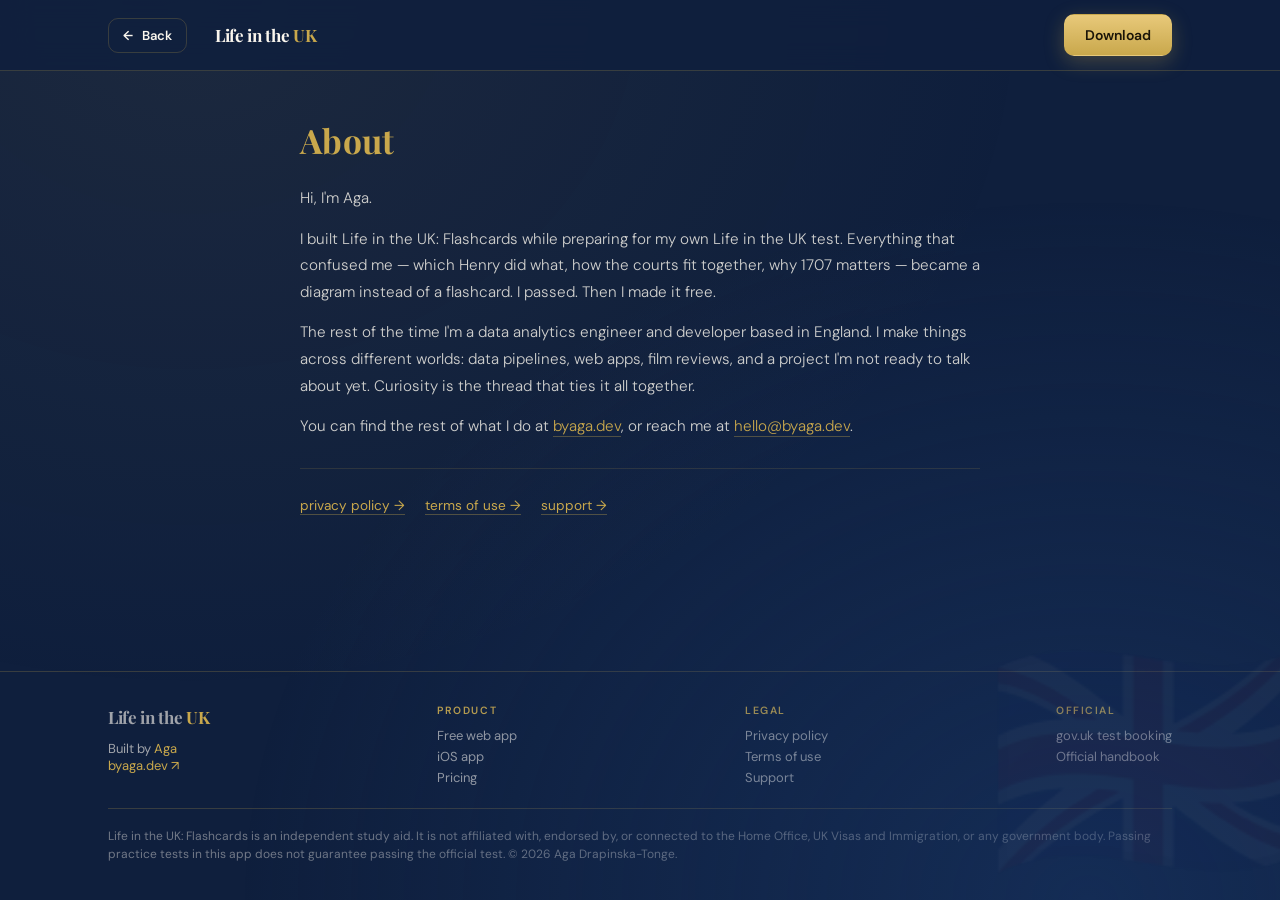
<file: about/index.html>
<!DOCTYPE html>
<html lang="en">
<head>
<meta charset="UTF-8">
<meta name="viewport" content="width=device-width, initial-scale=1.0">
<title>About — Life in the UK: Flashcards</title>
<meta name="description" content="About the developer of Life in the UK: Flashcards — Aga Drapinska-Tonge, a data analytics engineer and developer based in England.">
<link rel="canonical" href="https://lifeintheukflashcards.com/about/">
<meta property="og:title" content="About — Life in the UK: Flashcards">
<meta property="og:description" content="About the developer of Life in the UK: Flashcards — Aga Drapinska-Tonge, a data analytics engineer and developer based in England.">
<meta property="og:url" content="https://lifeintheukflashcards.com/about/">
<meta property="og:type" content="website">
<meta property="og:site_name" content="Life in the UK: Flashcards">
<meta property="og:image" content="https://lifeintheukflashcards.com/assets/og-image.png">
<meta property="og:image:width" content="1200">
<meta property="og:image:height" content="630">
<meta name="twitter:card" content="summary_large_image">
<link rel="icon" type="image/x-icon" href="/favicon.ico">
<link rel="icon" type="image/png" sizes="32x32" href="/favicon-32x32.png">
<link rel="icon" type="image/png" sizes="16x16" href="/favicon-16x16.png">
<link rel="apple-touch-icon" sizes="180x180" href="/apple-touch-icon.png">
<link rel="preconnect" href="https://fonts.googleapis.com">
<link rel="preconnect" href="https://fonts.gstatic.com" crossorigin>
<link href="https://fonts.googleapis.com/css2?family=Playfair+Display:ital,wght@0,600;0,700;1,400&family=DM+Sans:wght@300;400;500&display=swap" rel="stylesheet">
<link rel="stylesheet" href="/assets/site.css">
<style>
  *, *::before, *::after { box-sizing: border-box; margin: 0; padding: 0; }
  body {
    font-family: 'DM Sans', sans-serif;
    background: #0f1f3d;
    color: #faf6ee;
    min-height: 100vh;
    display: flex; flex-direction: column;
    position: relative; overflow-x: hidden;
    -webkit-font-smoothing: antialiased;
  }
  body::before {
    content: ''; position: fixed; inset: 0; pointer-events: none; z-index: 0;
    background:
      radial-gradient(ellipse at 15% 0%, rgba(201,168,76,0.07) 0%, transparent 55%),
      radial-gradient(ellipse at 85% 100%, rgba(26,58,110,0.5) 0%, transparent 55%);
  }
  body::after {
    content: '🇬🇧'; position: fixed; bottom: -30px; right: -30px;
    font-size: 260px; opacity: 0.03; pointer-events: none; z-index: 0;
  }
  main.page {
    position: relative; z-index: 1;
    width: 100%; max-width: 720px;
    margin: 0 auto;
    padding: 48px 20px 64px;
    flex: 1;
  }
  h1 {
    font-family: 'Playfair Display', serif;
    font-size: clamp(1.5rem, 4vw, 2.1rem);
    color: #c9a84c; letter-spacing: 0.3px; line-height: 1.25;
    margin-bottom: 24px;
  }
  h1 em { font-style: italic; color: #faf6ee; }
  main.page hr { border: none; border-top: 1px solid rgba(201,168,76,0.15); margin: 28px 0; }
  main.page p { color: rgba(250,246,238,0.82); font-size: 0.95rem; font-weight: 300; line-height: 1.75; margin-bottom: 14px; }
  main.page a { color: #c9a84c; text-decoration: none; border-bottom: 1px solid rgba(201,168,76,0.35); }
  main.page a:hover { color: #e8c97a; border-bottom-color: #e8c97a; }
  .links { display: flex; gap: 20px; flex-wrap: wrap; margin-top: 6px; }
  .links a {
    font-size: 0.85rem; color: rgba(250,246,238,0.65);
    border-bottom: none; transition: color 0.2s;
  }
  .links a:hover { color: #c9a84c; border-bottom: none; }
  @media (max-width: 600px) {
    main.page { padding: 32px 14px 48px; }
  }
</style>
</head>
<body>

<nav class="site-nav">
  <div class="site-nav-in">
    <a href="/" class="btn btn-ghost btn-sm"><span class="arrow">←</span> Back</a>
    <a href="/" class="logo">Life in the <span>UK</span></a>
    <div class="spacer"></div>
    <a href="https://apps.apple.com/gb/app/life-in-the-uk-flashcards/id6761814656" class="btn btn-gold">Download</a>
  </div>
</nav>

<main class="page">
  <h1>About</h1>

  <p>Hi, I'm Aga.</p>

  <p>I built Life in the UK: Flashcards while preparing for my own Life in the UK test. Everything that confused me — which Henry did what, how the courts fit together, why 1707 matters — became a diagram instead of a flashcard. I passed. Then I made it free.</p>

  <p>The rest of the time I'm a data analytics engineer and developer based in England. I make things across different worlds: data pipelines, web apps, film reviews, and a project I'm not ready to talk about yet. Curiosity is the thread that ties it all together.</p>

  <p>You can find the rest of what I do at <a href="https://byaga.dev">byaga.dev</a>, or reach me at <a href="mailto:hello@byaga.dev">hello@byaga.dev</a>.</p>

  <hr>
  <div class="links">
    <a href="/privacy/">privacy policy →</a>
    <a href="/terms/">terms of use →</a>
    <a href="/support/">support →</a>
  </div>
</main>

<footer class="site-footer">
  <div class="site-footer-in">
    <div class="fgrid">
      <div>
        <a href="/" class="flogo">Life in the <span>UK</span></a>
        <div class="built">Built by <a href="/about/">Aga</a></div>
        <div class="built"><a href="https://byaga.dev" target="_blank" rel="noopener">byaga.dev ↗</a></div>
      </div>
      <div>
        <h5>Product</h5>
        <a href="/practice/">Free web app</a>
        <a href="https://apps.apple.com/gb/app/life-in-the-uk-flashcards/id6761814656">iOS app</a>
        <a href="/#pricing">Pricing</a>
      </div>
      <div>
        <h5>Legal</h5>
        <a href="/privacy/">Privacy policy</a>
        <a href="/terms/">Terms of use</a>
        <a href="/support/">Support</a>
      </div>
      <div>
        <h5>Official</h5>
        <a href="https://www.gov.uk/life-in-the-uk-test" target="_blank" rel="noopener">gov.uk test booking</a>
        <a href="https://www.tsoshop.co.uk/product/9780113413409/Society/Life-in-the-UK/Life-in-the-United-Kingdom-A-Guide-for-New-Residents-Paperback" target="_blank" rel="noopener">Official handbook</a>
      </div>
    </div>
    <p class="disc">Life in the UK: Flashcards is an independent study aid. It is not affiliated with, endorsed by, or connected to the Home Office, UK Visas and Immigration, or any government body. Passing practice tests in this app does not guarantee passing the official test. © 2026 Aga Drapinska-Tonge.</p>
  </div>
</footer>

</body>
</html>
</file>
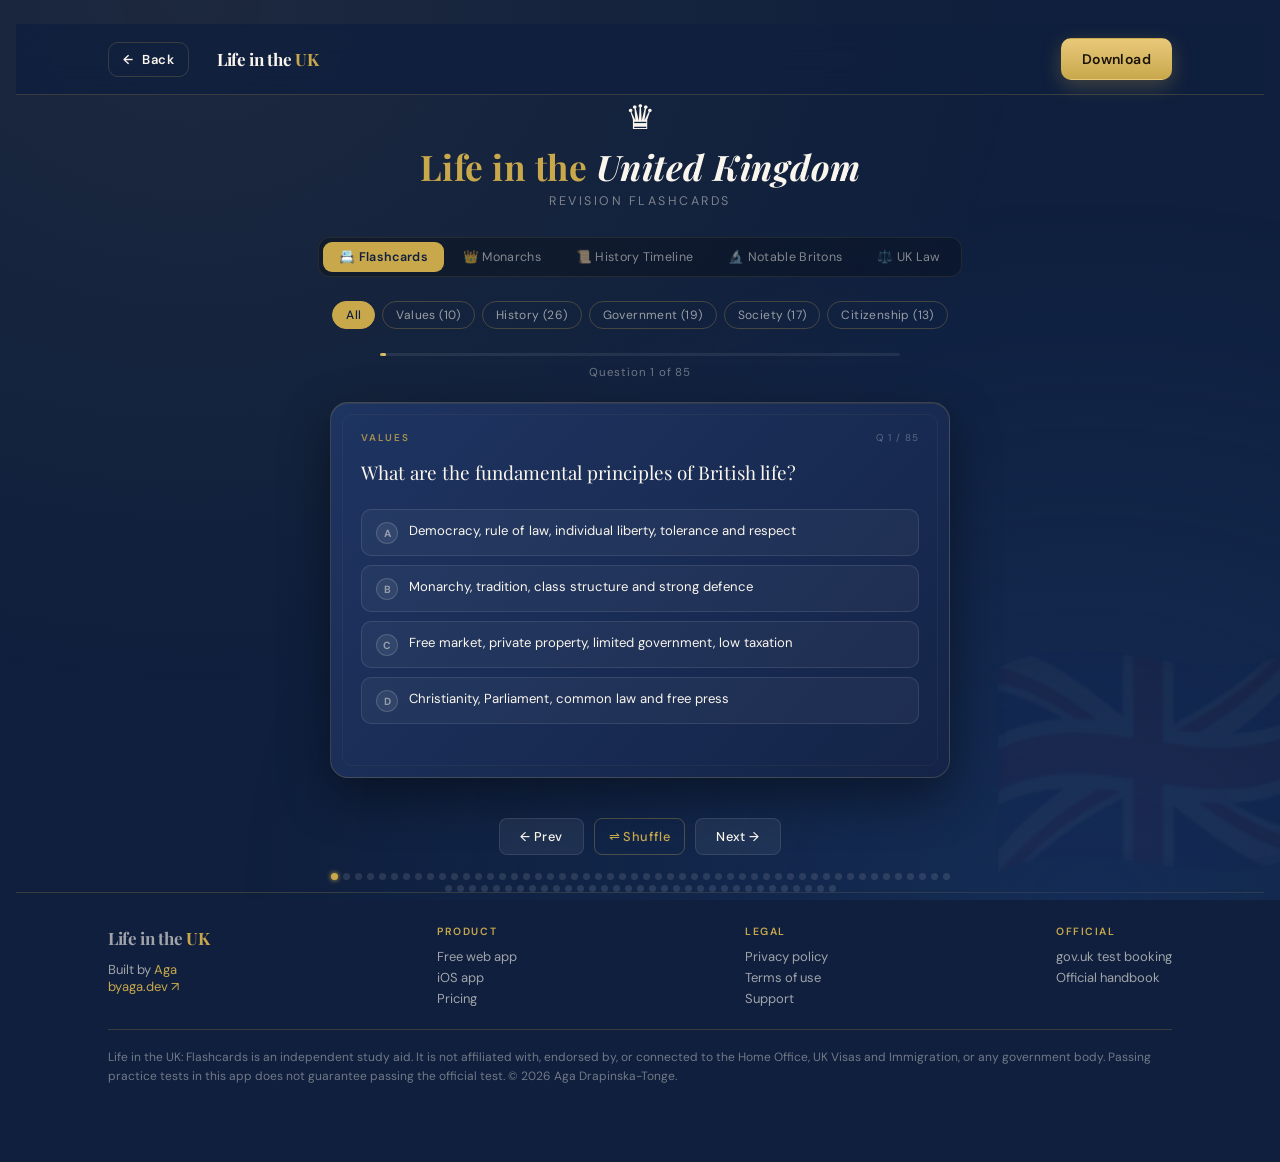
<file: practice/index.html>
<!DOCTYPE html>
<html lang="en">

<head>
  <meta charset="UTF-8">
  <meta name="viewport" content="width=device-width, initial-scale=1.0">
  <title>Life in the UK Test Practice Questions — Free, No Sign-up</title>
  <meta name="description" content="Free Life in the UK test practice questions with plain-English explanations. Web app — no account, no ads, works offline. Start revising in seconds.">
  <link rel="canonical" href="https://lifeintheukflashcards.com/practice/">
  <meta property="og:title" content="Life in the UK Test Practice Questions — Free, No Sign-up">
  <meta property="og:description" content="Free Life in the UK test practice questions with plain-English explanations. No account, no ads, works offline.">
  <meta property="og:url" content="https://lifeintheukflashcards.com/practice/">
  <meta property="og:type" content="website">
  <meta property="og:site_name" content="Life in the UK: Flashcards">
  <meta property="og:image" content="https://lifeintheukflashcards.com/assets/og-image.png">
  <meta property="og:image:width" content="1200">
  <meta property="og:image:height" content="630">
  <meta name="twitter:card" content="summary_large_image">
  <link
    href="https://fonts.googleapis.com/css2?family=Playfair+Display:ital,wght@0,400;0,700;1,400&family=DM+Sans:wght@300;400;500;600&display=swap"
    rel="stylesheet">
  <link rel="stylesheet" href="/assets/site.css">
  <style>
    *,
    *::before,
    *::after {
      box-sizing: border-box;
      margin: 0;
      padding: 0
    }

    :root {
      --navy: #0f1f3d;
      --royal: #1a3a6e;
      --gold: #c9a84c;
      --gold-light: #e8c97a;
      --cream: #faf6ee;
      --parchment: #f0e8d5;
      --text: #1a1a2e;
      --c-monarch: #4a9edd;
      --c-war: #e05c5c;
      --c-reform: #4cbe8a;
      --c-event: #c9a84c;
      --c-law: #8fa3b0;
      --c-science: #a78bfa;
      --c-sport: #f97316;
      --c-art: #ec4899;
      --c-politics: #34d399;
    }

    html {
      scroll-behavior: smooth
    }

    body {
      font-family: 'DM Sans', sans-serif;
      background: var(--navy);
      color: var(--cream);
      min-height: 100vh;
      display: flex;
      flex-direction: column;
      align-items: center;
      padding: 24px 16px 40px;
      position: relative;
      overflow-x: hidden;
    }

    body::before {
      content: '';
      position: fixed;
      inset: 0;
      pointer-events: none;
      z-index: 0;
      background: radial-gradient(ellipse at 15% 0%, rgba(201, 168, 76, 0.07) 0%, transparent 55%),
        radial-gradient(ellipse at 85% 100%, rgba(26, 58, 110, 0.5) 0%, transparent 55%);
    }

    body::after {
      content: '🇬🇧';
      position: fixed;
      bottom: -30px;
      right: -30px;
      font-size: 260px;
      opacity: 0.03;
      pointer-events: none;
      z-index: 0;
    }

    /* ── HEADER ── */
    header {
      text-align: center;
      margin-bottom: 28px;
      position: relative;
      z-index: 1
    }

    .crown {
      font-size: 34px;
      display: block;
      margin-bottom: 6px;
      animation: float 3s ease-in-out infinite
    }

    @keyframes float {

      0%,
      100% {
        transform: translateY(0)
      }

      50% {
        transform: translateY(-5px)
      }
    }

    h1 {
      font-family: 'Playfair Display', serif;
      font-size: clamp(1.5rem, 4vw, 2.2rem);
      color: var(--gold);
      letter-spacing: 0.5px;
      line-height: 1.2
    }

    h1 em {
      font-style: italic;
      color: var(--cream)
    }

    .subtitle {
      margin-top: 5px;
      font-size: 0.78rem;
      color: rgba(250, 246, 238, 0.45);
      letter-spacing: 2.5px;
      text-transform: uppercase
    }

    /* ── MODE TABS ── */
    .mode-tabs {
      display: flex;
      gap: 3px;
      background: rgba(0, 0, 0, 0.25);
      border-radius: 12px;
      padding: 4px;
      margin-bottom: 24px;
      position: relative;
      z-index: 1;
      border: 1px solid rgba(201, 168, 76, 0.12);
      flex-wrap: wrap;
      justify-content: center;
    }

    .mode-tab {
      padding: 7px 16px;
      border-radius: 9px;
      border: none;
      background: transparent;
      color: rgba(250, 246, 238, 0.5);
      font-family: 'DM Sans', sans-serif;
      font-size: 0.78rem;
      cursor: pointer;
      transition: all 0.2s;
      letter-spacing: 0.3px;
      white-space: nowrap;
    }

    .mode-tab:hover {
      color: var(--cream)
    }

    .mode-tab.active {
      background: var(--gold);
      color: var(--navy);
      font-weight: 600
    }

    /* ── CATEGORY TABS ── */
    .tabs {
      display: flex;
      flex-wrap: wrap;
      gap: 7px;
      justify-content: center;
      max-width: 720px;
      width: 100%;
      margin-bottom: 24px;
      position: relative;
      z-index: 1
    }

    .tab {
      padding: 5px 13px;
      border-radius: 20px;
      border: 1px solid rgba(201, 168, 76, 0.28);
      background: transparent;
      color: rgba(250, 246, 238, 0.58);
      font-family: 'DM Sans', sans-serif;
      font-size: 0.75rem;
      cursor: pointer;
      transition: all 0.18s;
      letter-spacing: 0.4px
    }

    .tab:hover {
      border-color: var(--gold);
      color: var(--gold)
    }

    .tab.active {
      background: var(--gold);
      color: var(--navy);
      border-color: var(--gold);
      font-weight: 500
    }

    /* ── PROGRESS ── */
    .progress-bar {
      width: 100%;
      max-width: 520px;
      height: 3px;
      background: rgba(255, 255, 255, 0.08);
      border-radius: 2px;
      margin-bottom: 9px;
      position: relative;
      z-index: 1
    }

    .progress-fill {
      height: 100%;
      background: linear-gradient(90deg, var(--gold), var(--gold-light));
      border-radius: 2px;
      transition: width 0.4s ease
    }

    .progress-text {
      font-size: 0.72rem;
      color: rgba(250, 246, 238, 0.4);
      text-align: center;
      margin-bottom: 22px;
      letter-spacing: 0.8px;
      position: relative;
      z-index: 1
    }

    /* ── MULTIPLE CHOICE CARD ── */
    .mc-card {
      width: 100%;
      max-width: 620px;
      background: linear-gradient(135deg, #1e3461, #142448);
      border: 1px solid rgba(201, 168, 76, 0.22);
      border-radius: 18px;
      padding: 28px 30px 24px;
      position: relative;
      z-index: 1;
      margin-bottom: 22px;
      box-shadow: 0 18px 50px rgba(0, 0, 0, 0.45), inset 0 1px 0 rgba(201, 168, 76, 0.1);
    }

    .mc-card::before {
      content: '';
      position: absolute;
      top: 11px;
      left: 11px;
      right: 11px;
      bottom: 11px;
      border: 1px solid rgba(201, 168, 76, 0.07);
      border-radius: 10px;
      pointer-events: none
    }

    .mc-meta {
      display: flex;
      justify-content: space-between;
      align-items: center;
      margin-bottom: 14px
    }

    .mc-category {
      font-size: 0.62rem;
      letter-spacing: 1.8px;
      text-transform: uppercase;
      color: var(--gold);
      opacity: 0.8;
      font-weight: 600
    }

    .mc-counter {
      font-size: 0.62rem;
      letter-spacing: 1px;
      color: rgba(250, 246, 238, 0.3);
      text-transform: uppercase
    }

    .mc-question {
      font-family: 'Playfair Display', serif;
      font-size: clamp(0.97rem, 2.6vw, 1.18rem);
      color: var(--cream);
      line-height: 1.55;
      margin-bottom: 22px
    }

    .mc-options {
      display: flex;
      flex-direction: column;
      gap: 9px
    }

    .mc-opt {
      display: flex;
      align-items: flex-start;
      gap: 11px;
      padding: 11px 14px;
      border-radius: 10px;
      border: 1px solid rgba(255, 255, 255, 0.1);
      background: rgba(255, 255, 255, 0.04);
      cursor: pointer;
      transition: all 0.17s;
      text-align: left;
      font-family: 'DM Sans', sans-serif;
      font-size: 0.82rem;
      color: var(--cream);
      line-height: 1.45;
    }

    .mc-opt:hover:not(.disabled) {
      background: rgba(201, 168, 76, 0.09);
      border-color: rgba(201, 168, 76, 0.35)
    }

    .mc-opt.correct {
      background: rgba(30, 126, 82, 0.18) !important;
      border-color: #4ecb8d !important;
      color: #a3f0c8
    }

    .mc-opt.wrong {
      background: rgba(192, 57, 43, 0.15) !important;
      border-color: #e07c6e !important;
      color: #f0a89e
    }

    .mc-opt.disabled {
      cursor: default
    }

    .mc-opt-letter {
      width: 22px;
      height: 22px;
      border-radius: 50%;
      background: rgba(255, 255, 255, 0.07);
      border: 1px solid rgba(255, 255, 255, 0.15);
      display: flex;
      align-items: center;
      justify-content: center;
      font-size: 0.65rem;
      font-weight: 700;
      flex-shrink: 0;
      color: rgba(250, 246, 238, 0.5);
      letter-spacing: 0;
      margin-top: 1px;
      transition: all 0.17s;
    }

    .mc-opt.correct .mc-opt-letter {
      background: rgba(30, 126, 82, 0.4);
      border-color: #4ecb8d;
      color: #4ecb8d
    }

    .mc-opt.wrong .mc-opt-letter {
      background: rgba(192, 57, 43, 0.3);
      border-color: #e07c6e;
      color: #e07c6e
    }

    .mc-hint {
      font-size: 0.71rem;
      color: rgba(201, 168, 76, 0.6);
      font-style: italic;
      margin-top: 14px;
      min-height: 1em;
      opacity: 0;
      transition: opacity 0.3s;
      padding-left: 2px
    }

    .mc-hint.visible {
      opacity: 1
    }

    /* ── CONTROLS ── */
    .controls {
      display: flex;
      gap: 10px;
      align-items: center;
      position: relative;
      z-index: 1;
      margin-bottom: 18px
    }

    .btn {
      display: flex;
      align-items: center;
      gap: 5px;
      padding: 9px 20px;
      border-radius: 8px;
      border: none;
      font-family: 'DM Sans', sans-serif;
      font-size: 0.8rem;
      font-weight: 500;
      cursor: pointer;
      transition: all 0.18s;
      letter-spacing: 0.4px
    }

    .btn-nav {
      background: rgba(255, 255, 255, 0.06);
      color: var(--cream);
      border: 1px solid rgba(255, 255, 255, 0.1)
    }

    .btn-nav:hover {
      background: rgba(255, 255, 255, 0.11);
      border-color: rgba(255, 255, 255, 0.22)
    }

    .btn-shuffle {
      background: transparent;
      color: var(--gold);
      border: 1px solid rgba(201, 168, 76, 0.32);
      padding: 9px 14px
    }

    .btn-shuffle:hover {
      background: rgba(201, 168, 76, 0.09)
    }

    .dots {
      display: flex;
      gap: 5px;
      flex-wrap: wrap;
      justify-content: center;
      max-width: 620px;
      position: relative;
      z-index: 1
    }

    .dot {
      width: 7px;
      height: 7px;
      border-radius: 50%;
      background: rgba(255, 255, 255, 0.11);
      transition: background 0.25s;
      cursor: pointer
    }

    .dot.known {
      background: #4ecb8d
    }

    .dot.unsure {
      background: #e07c6e
    }

    .dot.current {
      background: var(--gold);
      box-shadow: 0 0 5px var(--gold)
    }

    /* ═══════════════════════════════════════════
   FAMILY TREE  — dynasties side by side
═══════════════════════════════════════════ */

    /* Outer monarchs wrapper */
    #monarchsView {
      position: relative;
    }

    /* Legend bar */
    #ftLegend {
      display: flex;
      flex-wrap: wrap;
      gap: 8px 18px;
      justify-content: center;
      margin-bottom: 16px;
      padding: 9px 14px;
      background: rgba(0, 0, 0, 0.2);
      border-radius: 10px;
      border: 1px solid rgba(255, 255, 255, 0.06);
    }

    /* Main area: tree + side timeline */
    #ftMain {
      display: flex;
      gap: 0;
      align-items: flex-start;
      width: 100%;
    }

    /* Horizontally scrollable tree */
    #ftTreeWrap {
      flex: 1;
      min-width: 0;
      overflow-x: auto;
      overflow-y: visible;
      padding-bottom: 16px;
      scrollbar-width: thin;
      scrollbar-color: rgba(201, 168, 76, 0.25) transparent;
    }

    /* Row of dynasty columns */
    #ftDynastyRow {
      display: inline-flex;
      gap: 0;
      align-items: flex-start;
      min-width: max-content;
      padding: 4px 2px 8px;
    }

    /* Arrow connectors between dynasties */
    .ft-arrow {
      display: flex;
      align-items: flex-start;
      padding-top: 48px;
      width: 28px;
      flex-shrink: 0;
      justify-content: center;
    }

    .ft-arrow-inner {
      display: flex;
      flex-direction: column;
      align-items: center;
      gap: 2px;
      font-size: 0.55rem;
      color: rgba(201, 168, 76, 0.4);
      letter-spacing: 0.5px;
      text-align: center;
      line-height: 1.2;
    }

    .ft-arrow-line {
      width: 1px;
      height: 18px;
      background: rgba(201, 168, 76, 0.25);
      margin: 2px 0;
    }

    .ft-arrow-head {
      font-size: 0.65rem;
      color: rgba(201, 168, 76, 0.45);
    }

    /* Single dynasty column */
    .ft-dynasty {
      flex-shrink: 0;
      border-radius: 12px;
      border: 1px solid rgba(255, 255, 255, 0.07);
      background: rgba(0, 0, 0, 0.18);
      overflow: hidden;
    }

    /* Coloured dynasty header */
    .ft-dynasty-header {
      padding: 7px 12px 6px;
      text-align: center;
      font-size: 0.58rem;
      letter-spacing: 2px;
      text-transform: uppercase;
      font-weight: 600;
      border-bottom: 1px solid rgba(255, 255, 255, 0.07);
    }

    /* Node area with relative positioning for SVG */
    .ft-dynasty-body {
      position: relative;
      padding: 10px 10px 12px;
      display: flex;
      flex-direction: column;
      gap: 8px;
    }

    /* SVG layer over the body */
    .ft-dynasty-svg {
      position: absolute;
      inset: 0;
      pointer-events: none;
      overflow: visible;
      z-index: 0;
    }

    /* Generation row */
    .ft-row {
      display: flex;
      gap: 8px;
      justify-content: center;
      position: relative;
      z-index: 1;
    }

    /* Monarch node card */
    .ft-node {
      width: 112px;
      flex-shrink: 0;
      border-radius: 9px;
      padding: 8px 10px;
      border: 1px solid rgba(255, 255, 255, 0.1);
      cursor: pointer;
      position: relative;
      transition: border-color 0.15s, box-shadow 0.15s, transform 0.15s;
      background: rgba(255, 255, 255, 0.04);
    }

    .ft-node:hover {
      transform: translateY(-2px);
      box-shadow: 0 6px 18px rgba(0, 0, 0, 0.5);
    }

    .ft-node.reigned {
      border-left-width: 3px;
    }

    .ft-node.active {
      box-shadow: 0 0 0 2px var(--gold), 0 6px 22px rgba(0, 0, 0, 0.55) !important;
      border-color: var(--gold) !important;
    }

    .ft-node-crown {
      font-size: 0.82rem;
      display: block;
      margin-bottom: 2px;
      line-height: 1;
    }

    .ft-node-name {
      font-family: 'Playfair Display', serif;
      font-size: 0.69rem;
      line-height: 1.28;
      margin-bottom: 2px;
    }

    .ft-node-reign {
      font-size: 0.56rem;
      opacity: 0.5;
      letter-spacing: 0.3px;
    }

    .ft-node-note {
      font-size: 0.52rem;
      opacity: 0.35;
      font-style: italic;
      margin-top: 3px;
      line-height: 1.25;
    }

    /* ── Side timeline ── */
    #ftTimeline {
      width: 190px;
      flex-shrink: 0;
      padding-left: 14px;
      border-left: 1px solid rgba(201, 168, 76, 0.16);
      margin-left: 12px;
      max-height: 78vh;
      overflow-y: auto;
      scrollbar-width: thin;
      scrollbar-color: rgba(201, 168, 76, 0.25) transparent;
    }

    .ft-tl-head {
      font-size: 0.58rem;
      letter-spacing: 2px;
      text-transform: uppercase;
      color: rgba(201, 168, 76, 0.5);
      margin-bottom: 10px;
      text-align: center;
    }

    .ft-tl-item {
      display: flex;
      align-items: flex-start;
      gap: 7px;
      margin-bottom: 6px;
      cursor: pointer;
      padding: 5px 7px;
      border-radius: 7px;
      transition: background 0.14s;
      border: 1px solid transparent;
    }

    .ft-tl-item:hover {
      background: rgba(255, 255, 255, 0.05);
      border-color: rgba(255, 255, 255, 0.08);
    }

    .ft-tl-item.active {
      background: rgba(201, 168, 76, 0.08);
      border-color: rgba(201, 168, 76, 0.28);
    }

    .ft-tl-bar {
      width: 3px;
      border-radius: 2px;
      flex-shrink: 0;
      align-self: stretch;
      min-height: 32px;
    }

    .ft-tl-name {
      font-family: 'Playfair Display', serif;
      font-size: 0.68rem;
      line-height: 1.22;
      margin-bottom: 1px;
    }

    .ft-tl-reign {
      font-size: 0.57rem;
      opacity: 0.4;
      letter-spacing: 0.3px;
    }

    /* ── POPUP MODAL ── */
    #ftPopupOverlay {
      display: none;
      position: fixed;
      inset: 0;
      z-index: 9999;
      background: rgba(4, 10, 24, 0.8);
      backdrop-filter: blur(5px);
      align-items: center;
      justify-content: center;
      padding: 20px;
    }

    #ftPopupOverlay.open {
      display: flex;
    }

    #ftPopup {
      position: relative;
      max-width: 460px;
      width: 100%;
      border-radius: 18px;
      padding: 26px 26px 22px;
      border: 1px solid rgba(255, 255, 255, 0.12);
      box-shadow: 0 32px 80px rgba(0, 0, 0, 0.75), 0 0 0 1px rgba(255, 255, 255, 0.04);
      background: linear-gradient(150deg, #16233f 0%, #0c1628 100%);
      animation: popIn 0.2s cubic-bezier(0.34, 1.5, 0.64, 1);
      max-height: 90vh;
      overflow-y: auto;
    }

    @keyframes popIn {
      from {
        transform: scale(0.86) translateY(14px);
        opacity: 0;
      }

      to {
        transform: scale(1) translateY(0);
        opacity: 1;
      }
    }

    #ftPopupClose {
      position: absolute;
      top: 12px;
      right: 12px;
      background: rgba(255, 255, 255, 0.06);
      border: 1px solid rgba(255, 255, 255, 0.1);
      color: rgba(250, 246, 238, 0.5);
      font-size: 0.8rem;
      border-radius: 6px;
      padding: 3px 10px;
      cursor: pointer;
      transition: all 0.15s;
      font-family: 'DM Sans', sans-serif;
    }

    #ftPopupClose:hover {
      background: rgba(255, 255, 255, 0.12);
      color: var(--cream);
    }

    .ftpop-dynasty-bar {
      height: 3px;
      border-radius: 2px;
      margin-bottom: 18px;
      background: linear-gradient(90deg, var(--pop-color, #c9a84c), transparent);
    }

    .ftpop-top {
      display: flex;
      align-items: flex-start;
      gap: 14px;
      margin-bottom: 14px;
    }

    .ftpop-crown {
      font-size: 1.9rem;
      line-height: 1;
      flex-shrink: 0;
      margin-top: 3px;
    }

    .ftpop-name {
      font-family: 'Playfair Display', serif;
      font-size: 1.15rem;
      line-height: 1.25;
      color: var(--cream);
      margin-bottom: 3px;
    }

    .ftpop-reign {
      font-size: 0.7rem;
      letter-spacing: 0.5px;
      opacity: 0.5;
      margin-bottom: 6px;
    }

    .ftpop-pill {
      display: inline-block;
      font-size: 0.57rem;
      letter-spacing: 1.5px;
      text-transform: uppercase;
      padding: 2px 8px;
      border-radius: 8px;
      border: 1px solid;
      opacity: 0.7;
    }

    .ftpop-note-line {
      font-size: 0.68rem;
      font-style: italic;
      opacity: 0.42;
      margin-top: 4px;
    }

    .ftpop-divider {
      height: 1px;
      background: rgba(255, 255, 255, 0.08);
      margin: 14px 0;
    }

    .ftpop-facts {
      font-size: 0.78rem;
      line-height: 1.8;
      white-space: pre-line;
      opacity: 0.82;
      margin-bottom: 0;
    }

    .ftpop-succ {
      margin-top: 14px;
      padding-top: 12px;
      border-top: 1px solid rgba(255, 255, 255, 0.07);
      font-size: 0.7rem;
      font-style: italic;
      opacity: 0.45;
      line-height: 1.55;
    }

    .ftpop-succ b {
      font-style: normal;
      opacity: 0.65;
      font-weight: 500;
    }

    /* ═══════════════════════════════════════════
   HISTORY TIMELINE  — single central spine
═══════════════════════════════════════════ */
    #timelineView {
      display: none;
      width: 100%;
      max-width: 860px;
      position: relative;
      z-index: 1;
    }

    /* Legend */
    .tl-legend {
      display: flex;
      flex-wrap: wrap;
      gap: 10px 18px;
      justify-content: center;
      margin-bottom: 18px;
      padding: 10px 16px;
      background: rgba(0, 0, 0, 0.2);
      border-radius: 10px;
      border: 1px solid rgba(255, 255, 255, 0.06);
    }

    .tl-legend-item {
      display: flex;
      align-items: center;
      gap: 5px;
      font-size: 0.68rem;
      color: rgba(250, 246, 238, 0.55);
      letter-spacing: 0.3px
    }

    .tl-legend-pip {
      width: 9px;
      height: 9px;
      border-radius: 50%;
      flex-shrink: 0
    }

    /* Era filter */
    .tl-era-filter {
      display: flex;
      flex-wrap: wrap;
      gap: 6px;
      justify-content: center
    }

    .era-btn {
      padding: 5px 13px;
      border-radius: 14px;
      border: 1px solid rgba(201, 168, 76, 0.22);
      background: transparent;
      color: rgba(250, 246, 238, 0.5);
      font-family: 'DM Sans', sans-serif;
      font-size: 0.72rem;
      cursor: pointer;
      transition: all 0.18s;
    }

    .era-btn:hover {
      border-color: var(--gold);
      color: var(--gold)
    }

    .era-btn.active {
      background: rgba(201, 168, 76, 0.14);
      border-color: var(--gold);
      color: var(--gold-light);
      font-weight: 600
    }

    /* ── Spine wrapper ── */
    .tl-spine-wrap {
      position: relative;
      padding: 0 0 40px;
    }

    /* The central vertical line */
    .tl-spine {
      position: absolute;
      left: 50%;
      transform: translateX(-50%);
      top: 0;
      bottom: 0;
      width: 2px;
      background: linear-gradient(to bottom,
          transparent 0%,
          rgba(201, 168, 76, 0.45) 3%,
          rgba(201, 168, 76, 0.45) 97%,
          transparent 100%);
      z-index: 0;
    }

    /* ── EVENT ENTRY ── */
    /* Each event row: card on one side, dot+line connecting to spine */
    .tl-event-row {
      position: relative;
      z-index: 1;
      display: flex;
      align-items: flex-start;
      margin-bottom: 10px;
      min-height: 42px;
    }

    /* Left-side events: card on left, line extends right to spine */
    .tl-event-row.left {
      justify-content: flex-start;
      padding-right: calc(50% + 18px);
    }

    /* Right-side events: card on right, line extends left to spine */
    .tl-event-row.right {
      justify-content: flex-end;
      padding-left: calc(50% + 18px);
    }

    /* The event card itself */
    .tl-event-card {
      border-radius: 9px;
      padding: 9px 12px;
      border: 1px solid rgba(255, 255, 255, 0.08);
      position: relative;
      overflow: hidden;
      cursor: pointer;
      transition: border-color 0.16s, box-shadow 0.16s;
      width: 100%;
    }

    .tl-event-card:hover {
      border-color: rgba(255, 255, 255, 0.2);
      box-shadow: 0 3px 16px rgba(0, 0, 0, 0.35);
    }

    .tl-event-card-bar {
      position: absolute;
      top: 0;
      bottom: 0;
      width: 3px;
    }

    .tl-event-row.left .tl-event-card-bar {
      right: 0;
      border-radius: 0 3px 3px 0
    }

    .tl-event-row.right .tl-event-card-bar {
      left: 0;
      border-radius: 3px 0 0 3px
    }

    .tl-event-year {
      font-size: 0.62rem;
      font-weight: 600;
      letter-spacing: 0.8px;
      margin-bottom: 2px;
      opacity: 0.85;
    }

    .tl-event-type {
      display: inline-block;
      font-size: 0.55rem;
      letter-spacing: 1px;
      text-transform: uppercase;
      padding: 1px 6px;
      border-radius: 6px;
      border: 1px solid currentColor;
      margin-left: 5px;
      vertical-align: middle;
      opacity: 0.65;
    }

    .tl-event-title {
      font-family: 'Playfair Display', serif;
      font-size: 0.84rem;
      line-height: 1.32;
      margin-bottom: 2px;
      font-weight: 700;
    }

    .tl-event-sub {
      font-size: 0.7rem;
      opacity: 0.52;
      font-style: italic;
      margin-bottom: 4px
    }

    .tl-event-body {
      font-size: 0.73rem;
      line-height: 1.62;
      max-height: 0;
      overflow: hidden;
      opacity: 0;
      transition: max-height 0.35s ease, opacity 0.28s;
    }

    .tl-event-card.open .tl-event-body {
      max-height: 250px;
      opacity: 0.76
    }

    .tl-event-tags {
      display: flex;
      flex-wrap: wrap;
      gap: 4px;
      margin-top: 5px
    }

    .tl-tag {
      font-size: 0.57rem;
      padding: 2px 6px;
      border-radius: 5px;
      border: 1px solid rgba(255, 255, 255, 0.1);
      color: rgba(250, 246, 238, 0.38);
      letter-spacing: 0.3px;
    }

    /* Dot on the spine */
    .tl-event-dot {
      position: absolute;
      top: 13px;
      width: 10px;
      height: 10px;
      border-radius: 50%;
      border: 2px solid var(--navy);
      z-index: 2;
      flex-shrink: 0;
    }

    .tl-event-row.left .tl-event-dot {
      right: calc(50% - 5px - 18px + 18px);
      right: calc(50% - 5px)
    }

    .tl-event-row.right .tl-event-dot {
      left: calc(50% - 5px)
    }

    /* Horizontal connecting line from card to dot */
    .tl-event-hline {
      position: absolute;
      top: 17px;
      height: 1px;
      opacity: 0.4;
    }

    .tl-event-row.left .tl-event-hline {
      right: 0;
      width: calc(50% - 14px)
    }

    .tl-event-row.right .tl-event-hline {
      left: 0;
      width: calc(50% - 14px)
    }

    /* Ruler annotation row — monarch + PM side by side */
    .tl-ruler-row {
      display: flex;
      flex-wrap: wrap;
      align-items: center;
      gap: 6px 10px;
      margin-top: 7px;
      padding-top: 6px;
      border-top: 1px solid rgba(255, 255, 255, 0.06);
    }

    .tl-ruler-note {
      font-size: 0.59rem;
      letter-spacing: 0.4px;
      opacity: 0.62;
      font-family: 'DM Sans', sans-serif;
      white-space: nowrap;
    }

    .tl-ruler-divider {
      width: 1px;
      height: 10px;
      background: rgba(255, 255, 255, 0.15);
      flex-shrink: 0;
    }

    /* Era section header label */
    .tl-era-header {
      position: relative;
      z-index: 2;
      display: flex;
      align-items: center;
      justify-content: center;
      padding: 14px 0 8px;
    }

    .tl-era-chip {
      padding: 4px 18px;
      border-radius: 16px;
      border: 1px solid;
      font-size: 0.62rem;
      letter-spacing: 2px;
      text-transform: uppercase;
      font-family: 'Playfair Display', serif;
      background: var(--navy);
      /* sits on spine */
    }

    /* Mobile */
    /* ── Mobile ── */
    @media(max-width:600px) {
      .tl-event-row.left {
        padding-right: 0;
      }

      .tl-event-row.right {
        padding-left: 0;
        justify-content: flex-start;
      }

      .tl-event-row.left .tl-event-hline,
      .tl-event-row.right .tl-event-hline {
        display: none;
      }

      .tl-event-dot {
        display: none;
      }

      .tl-spine {
        left: 6px;
      }

      /* Monarchs — stack tree above timeline */
      #ftMain {
        flex-direction: column;
      }

      #ftTimeline {
        width: 100%;
        max-height: none;
        border-left: none;
        border-top: 1px solid rgba(201, 168, 76, 0.16);
        margin-left: 0;
        padding-left: 0;
        padding-top: 12px;
        margin-top: 12px;
      }

      #ftTreeWrap {
        width: 100%;
        overflow-x: auto;
        -webkit-overflow-scrolling: touch;
      }

      /* Law — prevent horizontal overflow */
      #lawContent {
        overflow-x: hidden;
      }

      #lawContent table {
        display: block;
        overflow-x: auto;
        -webkit-overflow-scrolling: touch;
        font-size: 0.68rem;
      }

      #lawContent>div {
        overflow-x: hidden;
      }

      .law-expand-body {
        font-size: 0.68rem !important;
      }

      /* Law court grids — single column on mobile */
      #lawContent [style*="grid-template-columns:1fr 1fr"],
      #lawContent [style*="grid-template-columns: 1fr 1fr"] {
        grid-template-columns: 1fr !important;
      }
    }
  </style>
</head>

<body>

<nav class="site-nav">
  <div class="site-nav-in">
    <a href="/" class="btn btn-ghost btn-sm"><span class="arrow">←</span> Back</a>
    <a href="/" class="logo">Life in the <span>UK</span></a>
    <div class="spacer"></div>
    <a href="https://apps.apple.com/gb/app/life-in-the-uk-flashcards/id6761814656" class="btn btn-gold">Download</a>
  </div>
</nav>

  <header>
    <span class="crown">♛</span>
    <h1>Life in the <em>United Kingdom</em></h1>
    <p class="subtitle">Revision Flashcards</p>
  </header>

  <div class="mode-tabs">
    <button class="mode-tab active" onclick="setMode('cards')">📇 Flashcards</button>
    <button class="mode-tab" onclick="setMode('monarchs')">👑 Monarchs</button>
    <button class="mode-tab" onclick="setMode('timeline')">📜 History Timeline</button>
    <button class="mode-tab" onclick="setMode('people')">🔬 Notable Britons</button>
    <button class="mode-tab" onclick="setMode('law')">⚖️ UK Law</button>
  </div>

  <!-- ══════════ FLASHCARDS ══════════ -->
  <div id="cardsView" style="display:flex;flex-direction:column;align-items:center;width:100%">
    <div class="tabs" id="tabs"></div>
    <div class="progress-bar">
      <div class="progress-fill" id="progressFill"></div>
    </div>
    <p class="progress-text" id="progressText"></p>
    <div class="mc-card" id="mcCard">
      <div class="mc-meta">
        <span class="mc-category" id="mcCategory"></span>
        <span class="mc-counter" id="mcCounter"></span>
      </div>
      <p class="mc-question" id="mcQuestion"></p>
      <div class="mc-options" id="mcOptions"></div>
      <div class="mc-hint" id="mcHint"></div>
    </div>
    <div class="controls" style="margin-top:18px">
      <button class="btn btn-nav" onclick="prevCard()">← Prev</button>
      <button class="btn btn-shuffle" onclick="shuffleCards()">⇌ Shuffle</button>
      <button class="btn btn-nav" onclick="nextCard()">Next →</button>
    </div>
    <div class="dots" id="dots"></div>
  </div>

  <!-- ══════════ MONARCHS FAMILY TREE ══════════ -->
  <div id="monarchsView" style="display:none;width:100%;max-width:1260px;position:relative;z-index:1">

    <!-- Legend -->
    <div id="ftLegend"></div>

    <!-- Tree + side timeline -->
    <div id="ftMain">
      <div id="ftTreeWrap">
        <div id="ftDynastyRow"></div>
      </div>
      <div id="ftTimeline">
        <div class="ft-tl-head">Reign Timeline</div>
        <div id="ftTimelineItems"></div>
      </div>
    </div>
  </div>

  <!-- POPUP OVERLAY (outside monarchsView so it can use fixed positioning) -->
  <div id="ftPopupOverlay" onclick="if(event.target===this)closeFTPopup()">
    <div id="ftPopup">
      <button id="ftPopupClose" onclick="closeFTPopup()">✕ close</button>
      <div id="ftPopupContent"></div>
    </div>
  </div>

  <!-- ══════════ HISTORY TIMELINE ══════════ -->
  <div id="timelineView">
    <!-- Legend -->
    <div class="tl-legend">
      <div class="tl-legend-item">
        <div class="tl-legend-pip" style="background:var(--c-war)"></div>War / Conflict
      </div>
      <div class="tl-legend-item">
        <div class="tl-legend-pip" style="background:var(--c-reform)"></div>Reform / Rights
      </div>
      <div class="tl-legend-item">
        <div class="tl-legend-pip" style="background:var(--c-event)"></div>Key Event
      </div>
      <div class="tl-legend-item">
        <div class="tl-legend-pip" style="background:var(--c-law)"></div>Law / Charter
      </div>
      <div class="tl-legend-item" style="margin-left:6px;padding-left:10px;border-left:1px solid rgba(255,255,255,0.1)">
        <span style="font-size:0.63rem;opacity:0.45;font-style:italic">Click events to expand</span>
      </div>
    </div>
    <!-- Era filters -->
    <div class="tl-era-filter" style="margin-bottom:24px">
      <button class="era-btn active" onclick="filterEra(this,'all')">All Eras</button>
      <button class="era-btn" onclick="filterEra(this,'ancient')">Ancient &amp; Roman</button>
      <button class="era-btn" onclick="filterEra(this,'medieval')">Medieval</button>
      <button class="era-btn" onclick="filterEra(this,'tudor')">Tudor</button>
      <button class="era-btn" onclick="filterEra(this,'stuart')">Stuart</button>
      <button class="era-btn" onclick="filterEra(this,'georgian')">Georgian</button>
      <button class="era-btn" onclick="filterEra(this,'victorian')">Victorian</button>
      <button class="era-btn" onclick="filterEra(this,'modern')">Modern</button>
    </div>
    <!-- Single spine with all entries -->
    <div class="tl-spine-wrap">
      <div class="tl-spine"></div>
      <div id="tlContent"></div>
    </div>
  </div>

  <!-- ══════════ NOTABLE BRITONS ══════════ -->
  <div id="peopleView" style="display:none;width:100%;max-width:1000px;position:relative;z-index:1">
    <div class="tl-legend" style="margin-bottom:16px">
      <div class="tl-legend-item">
        <div class="tl-legend-pip" style="background:var(--c-science)"></div>Science &amp; Invention
      </div>
      <div class="tl-legend-item">
        <div class="tl-legend-pip" style="background:var(--c-art)"></div>Arts &amp; Literature
      </div>
      <div class="tl-legend-item">
        <div class="tl-legend-pip" style="background:var(--c-sport)"></div>Sport
      </div>
      <div class="tl-legend-item">
        <div class="tl-legend-pip" style="background:var(--c-politics)"></div>Politics &amp; Society
      </div>
      <div class="tl-legend-item" style="margin-left:8px;padding-left:8px;border-left:1px solid rgba(255,255,255,0.1)">
        <span style="font-size:0.65rem;opacity:0.5;font-style:italic">Click any card to expand</span>
      </div>
    </div>
    <div class="tl-era-filter" id="peopleCats" style="margin-bottom:20px"></div>
    <div id="peopleGrid" style="display:grid;grid-template-columns:repeat(auto-fill,minmax(260px,1fr));gap:12px"></div>
  </div>

  <!-- ══════════ UK LAW ══════════ -->
  <div id="lawView" style="display:none;width:100%;max-width:1040px;position:relative;z-index:1">
    <div class="tl-era-filter" id="lawTabs" style="margin-bottom:24px"></div>
    <div id="lawContent"></div>
  </div>

  <script>
    /* ═══════════════════════════════════════
       FLASHCARD DATA
    ═══════════════════════════════════════ */
    const ALL_CARDS = [
      /* ── VALUES ── */
      {
        cat: "Values", q: "What are the fundamental principles of British life?",
        options: ["Democracy, rule of law, individual liberty, tolerance and respect", "Monarchy, tradition, class structure and strong defence", "Free market, private property, limited government, low taxation", "Christianity, Parliament, common law and free press"], correct: 0,
        hint: "Listed in the handbook as core British values"
      },
      {
        cat: "Values", q: "What is expected of people settling permanently in the UK?",
        options: ["Speak only English and attend church regularly", "Respect and obey UK law, treat others fairly, be a good neighbour", "Pass an English language test every five years", "Register with local police within 30 days of arrival"], correct: 1,
        hint: "Chapter 1 of the handbook"
      },
      {
        cat: "Values", q: "What languages are spoken in the UK other than English?",
        options: ["Irish and Scots", "Welsh and Gaelic", "Cornish and Manx", "Welsh and Irish"], correct: 1,
        hint: "Both have official status in their respective regions"
      },
      {
        cat: "Values", q: "What does the rule of law mean in the UK?",
        options: ["Parliament can override court decisions at any time", "Laws only apply to ordinary citizens, not ministers", "Everyone — including the government — must obey the law", "The monarch signs every law personally before it applies"], correct: 2,
        hint: "A cornerstone of British democracy since Magna Carta"
      },
      {
        cat: "Values", q: "What is parliamentary sovereignty?",
        options: ["The Prime Minister has final say over all legislation", "Parliament is the supreme legal authority and can make or abolish any law", "The monarch must approve all bills before they become law", "Courts can strike down Acts of Parliament they deem unfair"], correct: 1,
        hint: "A key principle of the UK constitution"
      },
      {
        cat: "Values", q: "What rights does the Human Rights Act 1998 protect?",
        options: ["Right to bear arms, right to silence, right to a lawyer", "Right to life, fair trial, privacy, freedom of religion and expression", "Right to free housing, free education and free healthcare", "Right to vote, right to stand for election, right to protest"], correct: 1,
        hint: "Incorporates the European Convention on Human Rights"
      },
      {
        cat: "Values", q: "What is the principle of individual liberty in the UK?",
        options: ["People may do anything, even if it harms others", "Freedom exists only within the Church of England's moral framework", "People are free to do anything not forbidden by law", "Liberty is granted by the monarch and can be withdrawn"], correct: 2,
        hint: "One of the fundamental British values"
      },
      {
        cat: "Values", q: "What is tolerance and respect in British values?",
        options: ["Respect for people of all faiths, backgrounds and beliefs — discrimination is illegal", "Respecting authority and not questioning government decisions", "Tolerating different political parties but not different religions", "Respecting those who are British-born above all others"], correct: 0,
        hint: "Protected by the Equality Act 2010"
      },
      {
        cat: "Values", q: "What is the role of the voluntary sector in the UK?",
        options: ["It is funded entirely by the government to provide public services", "Charities and community groups provide services and support; over 160,000 charities in England & Wales", "It replaces the NHS in rural areas where hospitals are scarce", "Voluntary organisations are overseen directly by the Prime Minister"], correct: 1,
        hint: "Volunteering is part of active citizenship"
      },
      {
        cat: "Values", q: "What is freedom of the press in the UK?",
        options: ["All newspapers must publish government-approved content", "TV and radio must be impartial; newspapers are not required to be", "Newspapers are owned by the government and are politically neutral", "Press freedom is limited to reporting on Parliament only"], correct: 1,
        hint: "IPSO regulates most newspapers"
      },

      /* ── HISTORY ── */
      {
        cat: "History", q: "When did the Romans first invade Britain?",
        options: ["AD 43 under Emperor Claudius", "55 BC under Julius Caesar (first expedition)", "122 AD under Emperor Hadrian", "410 AD when Rome fell"], correct: 1,
        hint: "Permanent settlement began in AD 43; Caesar's expeditions were in 55–54 BC"
      },
      {
        cat: "History", q: "What is Hadrian's Wall?",
        options: ["A sea wall built to defend London from Viking raids", "A wall built from AD 122 across northern England, from Carlisle to Newcastle", "A Roman road connecting York to Edinburgh", "A wall built to keep the Welsh from entering England"], correct: 1,
        hint: "73 miles long"
      },
      {
        cat: "History", q: "What is the Domesday Book?",
        options: ["A list of laws introduced by William the Conqueror in 1066", "A survey ordered by William I in 1086 recording land, people and livestock for taxation", "A book of church records listing all baptisms and deaths", "A medieval encyclopaedia written by monks at Canterbury"], correct: 1,
        hint: "An extraordinary early administrative document"
      },
      {
        cat: "History", q: "What is Magna Carta?",
        options: ["A 1215 charter establishing that the king was subject to the rule of law", "A 1066 peace treaty between William I and the English barons", "A document granting women the right to vote in 1215", "A list of rights granted by Parliament to the monarchy in 1689"], correct: 0,
        hint: "'Great Charter' in Latin — signed by King John"
      },
      {
        cat: "History", q: "When was the Black Death and how many died?",
        options: ["1215 — killed about half the population", "1348 — killed about a third of England's population", "1066 — killed about a quarter of the population", "1415 — killed about a fifth of Europe's population"], correct: 1,
        hint: "Bubonic plague from Asia"
      },
      {
        cat: "History", q: "Who was the first Tudor monarch?",
        options: ["Henry VIII, who broke with Rome in 1534", "Edward IV, who won the Battle of Bosworth", "Henry VII, who defeated Richard III at Bosworth Field in 1485", "Richard III, the last Plantagenet king"], correct: 2,
        hint: "He united Lancaster and York by marrying Elizabeth of York"
      },
      {
        cat: "History", q: "What was the English Reformation?",
        options: ["A 16th-century movement to translate the Bible into English", "Henry VIII's break with Rome in the 1530s, creating the Church of England", "A series of laws passed under Elizabeth I to restore Catholicism", "The dissolution of Parliament by Henry VIII in 1529"], correct: 1,
        hint: "Triggered by Henry's desire to annul his marriage to Catherine of Aragon"
      },
      {
        cat: "History", q: "What happened in 1588 under Elizabeth I?",
        options: ["Elizabeth I signed the Act of Supremacy", "England defeated the Spanish Armada sent by Philip II of Spain", "The first English colony was founded in America", "The Globe Theatre was built by William Shakespeare"], correct: 1,
        hint: "Drake was vice-admiral of the English fleet"
      },
      {
        cat: "History", q: "What was the English Civil War?",
        options: ["A war between England and Scotland from 1639 to 1651", "A conflict from 1642 between Royalists and Parliamentarians; Charles I was executed in 1649", "A war between Catholics and Protestants fought under Mary I", "A rebellion by the barons against King John in 1215"], correct: 1,
        hint: "First time a reigning English monarch was publicly executed"
      },
      {
        cat: "History", q: "What was the Glorious Revolution?",
        options: ["The peaceful 1688 replacement of James II by William of Orange, leading to the Bill of Rights 1689", "A revolution in France that influenced British politics in 1789", "The Chartist uprising of 1848 demanding votes for all men", "The reform of Parliament by the Great Reform Act of 1832"], correct: 0,
        hint: "Called 'Glorious' because it was peaceful"
      },
      {
        cat: "History", q: "When did the Act of Union create Great Britain?",
        options: ["1603 — when James VI of Scotland became James I of England", "1707 — when England and Scotland united as the Kingdom of Great Britain", "1800 — when Ireland joined to form the United Kingdom", "1832 — with the Great Reform Act"], correct: 1,
        hint: "A second Act of Union in 1800 added Ireland"
      },
      {
        cat: "History", q: "What did the Great Reform Act of 1832 do?",
        options: ["It gave all men and women over 21 the right to vote", "It abolished the slave trade throughout the British Empire", "It widened the right to vote and abolished rotten boroughs", "It created the National Health Service"], correct: 2,
        hint: "A key step towards modern democracy"
      },
      {
        cat: "History", q: "When was slavery abolished across the British Empire?",
        options: ["1807 — the Slave Trade Act abolished the slave trade", "1833 — the Slavery Abolition Act abolished slavery throughout the Empire", "1865 — following the American Civil War", "1918 — as a condition of the peace treaties after WWI"], correct: 1,
        hint: "William Wilberforce was the leading abolitionist"
      },
      {
        cat: "History", q: "When did women first gain the right to vote in the UK?",
        options: ["1884 — with the Representation of the People Act", "1900 — when Queen Victoria died", "1918 (women over 30) and 1928 (all women over 21)", "1945 — after women's wartime contribution"], correct: 2,
        hint: "The Suffragette movement campaigned for this"
      },
      {
        cat: "History", q: "Who was the first female Prime Minister?",
        options: ["Theresa May, elected in 2016", "Barbara Castle, who served under Harold Wilson", "Margaret Thatcher, elected 1979, served until 1990", "Harriet Harman, who briefly led the Labour Party"], correct: 2,
        hint: "Known as 'The Iron Lady'"
      },
      {
        cat: "History", q: "Who was Boudica?",
        options: ["A Roman empress who ruled Britain from AD 43", "Queen of the Iceni who led a revolt against Rome around AD 60", "A Celtic goddess worshipped in pre-Roman Britain", "The first Queen of England, who ruled in the 5th century"], correct: 1,
        hint: "She burned Londinium, Verulamium and Camulodunum"
      },
      {
        cat: "History", q: "What were the Wars of the Roses?",
        options: ["Wars between England and France over the French throne (1337–1453)", "Civil wars between Lancaster (red rose) and York (white rose) ending in 1485", "A religious conflict between Catholics and Protestants under Mary I", "Border wars between England and Scotland in the 14th century"], correct: 1,
        hint: "Ended when Henry VII founded the Tudor dynasty"
      },
      {
        cat: "History", q: "What was the Gunpowder Plot?",
        options: ["An 1815 Catholic plot to assassinate the Duke of Wellington", "A 1605 plot to blow up Parliament and kill James I, discovered on 5 November", "A failed attempt by Oliver Cromwell to blow up the House of Lords in 1649", "A 1688 Protestant plot to remove the Catholic King James II"], correct: 1,
        hint: "Guy Fawkes was found guarding the gunpowder"
      },
      {
        cat: "History", q: "What was the Jacobite Rising of 1745?",
        options: ["A Scottish rebellion against the Acts of Union (1707)", "An Irish uprising against British rule, crushed at the Battle of Boyne", "Bonnie Prince Charlie's failed attempt to reclaim the throne, ending at Culloden 1746", "A Welsh revolt against English taxation under George II"], correct: 2,
        hint: "The last pitched battle on British soil was at Culloden"
      },
      {
        cat: "History", q: "What were the Chartists?",
        options: ["A group of Victorian artists who campaigned for public art galleries", "A working-class movement demanding electoral reform, including votes for all men", "A religious movement campaigning to establish the Church of England", "Supporters of free trade who opposed the Corn Laws"], correct: 1,
        hint: "Most of their six demands were eventually granted"
      },
      {
        cat: "History", q: "What was the suffragette movement?",
        options: ["A campaign for equal pay for women in the 1970s", "A Victorian movement demanding equal inheritance rights for women", "A campaign for women's right to vote, led by Emmeline Pankhurst and the WSPU", "A movement to allow women to stand for Parliament, founded in 1900"], correct: 2,
        hint: "Women over 30 got the vote in 1918; equal rights in 1928"
      },
      {
        cat: "History", q: "What happened on 4 August 1914?",
        options: ["Britain declared war on Germany, entering World War I", "Archduke Franz Ferdinand was assassinated in Sarajevo", "The Battle of the Somme began", "Britain signed the Treaty of Versailles"], correct: 0,
        hint: "Over 700,000 British soldiers were killed"
      },
      {
        cat: "History", q: "What was the Blitz?",
        options: ["The British bombing of German cities in 1943–44", "The German U-boat campaign against Atlantic shipping from 1940", "The sustained German bombing of British cities from September 1940 to May 1941", "The evacuation of British troops from Dunkirk in 1940"], correct: 2,
        hint: "George VI and Queen Elizabeth stayed in London throughout"
      },
      {
        cat: "History", q: "When did India gain independence?",
        options: ["15 August 1947, under PM Clement Attlee", "1 January 1948, under PM Winston Churchill", "26 January 1950, when India became a republic", "15 August 1945, on VJ Day at the end of WWII"], correct: 0,
        hint: "Pakistan was also created at the same time"
      },
      {
        cat: "History", q: "What was the Good Friday Agreement?",
        options: ["A 1985 treaty ending the Falklands War", "A 1998 peace agreement ending the Troubles in Northern Ireland", "A 2003 agreement on Scottish devolution", "A 1994 ceasefire between the IRA and the British Army"], correct: 1,
        hint: "Also known as the Belfast Agreement"
      },
      {
        cat: "History", q: "What was the Battle of Agincourt?",
        options: ["A 1066 battle where Harold II defeated a Viking invasion", "A 1415 battle where Henry V's smaller army defeated a much larger French force", "A 1588 naval battle where England defeated the Spanish Armada", "A 1314 battle where Robert the Bruce defeated Edward II at Bannockburn"], correct: 1,
        hint: "Shakespeare immortalised it in Henry V"
      },

      /* ── GOVERNMENT ── */
      {
        cat: "Government", q: "What type of government does the UK have?",
        options: ["A federal republic with an elected president", "A constitutional monarchy and parliamentary democracy", "A direct democracy where citizens vote on every law", "An absolute monarchy where the King has final authority"], correct: 1,
        hint: "The monarch is head of state; political power rests with elected Parliament"
      },
      {
        cat: "Government", q: "What are the two Houses of Parliament?",
        options: ["The Senate and the House of Representatives", "The House of Commons and the House of Lords", "The Lower House and the Upper Chamber", "The National Assembly and the Senate"], correct: 1,
        hint: "Parliament sits at the Palace of Westminster"
      },
      {
        cat: "Government", q: "What is the role of the Prime Minister?",
        options: ["To represent the UK to foreign governments only", "To advise the monarch on constitutional matters", "To lead the government, appoint ministers, oversee policy and live at 10 Downing Street", "To chair debates in the House of Commons"], correct: 2,
        hint: "Usually the leader of the party with the most MPs"
      },
      {
        cat: "Government", q: "How often are UK General Elections held?",
        options: ["Every three years", "Every four years", "Every five years", "Every seven years"], correct: 2,
        hint: "Elections can be called earlier in some circumstances"
      },
      {
        cat: "Government", q: "What is devolution?",
        options: ["The return of powers from the EU to the UK after Brexit", "The transfer of some powers from Westminster to Scotland, Wales and Northern Ireland", "The abolition of the House of Lords in 1999", "Giving local councils the power to raise their own taxes"], correct: 1,
        hint: "Scottish Parliament established 1999"
      },
      {
        cat: "Government", q: "What is the Supreme Court?",
        options: ["A court that advises the monarch on constitutional matters", "The highest court in the UK, established 2009, which replaced the Law Lords", "A court that only hears cases involving government ministers", "The highest criminal court in England and Wales"], correct: 1,
        hint: "Below it: Court of Appeal, High Court"
      },
      {
        cat: "Government", q: "What is the role of the House of Lords?",
        options: ["To elect the Prime Minister on behalf of the public", "To review and can amend or delay (but not permanently block) Commons legislation", "To control government spending and taxation", "To appoint the Cabinet ministers"], correct: 1,
        hint: "The Parliament Acts limit the Lords' ability to delay"
      },
      {
        cat: "Government", q: "Who is the head of state of the UK?",
        options: ["The Prime Minister", "The Lord Chancellor", "The Speaker of the House of Commons", "The monarch — currently King Charles III"], correct: 3,
        hint: "The PM is head of government, not head of state"
      },
      {
        cat: "Government", q: "What is a by-election?",
        options: ["An election held every two years for half of all seats", "A second election held when no party wins a majority", "An election held in one constituency to fill a vacancy between general elections", "A vote held in the Lords to elect hereditary peers"], correct: 2,
        hint: "Caused by death or resignation of an MP"
      },
      {
        cat: "Government", q: "How is the Prime Minister chosen?",
        options: ["Directly elected by the public in a separate national vote", "Appointed by the monarch based on personal preference", "The leader of the party that can command a Commons majority is invited by the monarch", "Elected by MPs in a secret ballot of all Members of Parliament"], correct: 2,
        hint: "There is no direct public vote for PM"
      },
      {
        cat: "Government", q: "What is the first-past-the-post voting system?",
        options: ["Voters rank candidates; lowest-scoring candidates are eliminated in rounds", "Each party gets seats proportional to its share of the national vote", "The candidate with the most votes in a constituency wins, even without a majority", "Voters choose a party, and the party allocates seats to its candidates"], correct: 2,
        hint: "Used in UK General Elections"
      },
      {
        cat: "Government", q: "What is the role of the Speaker of the House of Commons?",
        options: ["To represent the Commons in the House of Lords", "To lead the government's legislation through Parliament", "To chair Commons debates, keep order and call MPs to speak — must be politically neutral", "To advise the monarch on when to dissolve Parliament"], correct: 2,
        hint: "Gives up party membership on election as Speaker"
      },
      {
        cat: "Government", q: "What is Prime Minister's Questions (PMQs)?",
        options: ["A monthly written question session answered by government departments", "A weekly Wednesday session where the PM answers MPs' questions in the Commons", "A quarterly debate where the PM justifies the Budget", "An annual interview broadcast on the BBC"], correct: 1,
        hint: "Lasts around 30 minutes"
      },
      {
        cat: "Government", q: "What is the Cabinet?",
        options: ["The civil servants who implement government policy day-to-day", "The senior committee of government ministers headed by the PM, which makes key policy decisions", "The committee of judges who advise the government on legal matters", "The permanent secretaries of all government departments"], correct: 1,
        hint: "Cabinet members are bound by collective responsibility"
      },
      {
        cat: "Government", q: "What are the three branches of government?",
        options: ["Monarchy, Parliament and Church", "Federal, regional and local government", "Legislature (Parliament), Executive (Government) and Judiciary (courts)", "Cabinet, Civil Service and the Privy Council"], correct: 2,
        hint: "Called 'separation of powers'"
      },
      {
        cat: "Government", q: "What is judicial review?",
        options: ["The process by which the Supreme Court appoints new judges", "A legal process allowing courts to examine whether a public body's decision was lawful", "An annual review of all court judgments by the Lord Chancellor", "The power of Parliament to overturn court decisions it disagrees with"], correct: 1,
        hint: "Part of the rule of law principle"
      },
      {
        cat: "Government", q: "What is the Civil Service?",
        options: ["Elected local government officials who run councils", "The permanent, politically neutral officials who implement government policy and advise ministers", "Military officers who advise the Cabinet on defence matters", "Members of Parliament who vote with the government on legislation"], correct: 1,
        hint: "Civil servants remain in post when governments change"
      },
      {
        cat: "Government", q: "What is the Crown Prosecution Service?",
        options: ["The royal household's legal team, which defends the monarchy in court", "The body that decides whether to charge and prosecute people arrested by the police in England & Wales", "The department responsible for drafting new legislation", "The office that handles immigration and citizenship applications"], correct: 1,
        hint: "Independent of both the police and the government"
      },
      {
        cat: "Government", q: "What is the Monarch's role in Parliament?",
        options: ["The monarch proposes new laws and has the right to veto them", "The monarch opens Parliament, delivers the King's Speech and grants Royal Assent — all on ministers' advice", "The monarch chairs the House of Lords in person", "The monarch appoints all members of the House of Lords personally"], correct: 1,
        hint: "'King in Parliament' is the supreme legislative authority"
      },

      /* ── SOCIETY ── */
      {
        cat: "Society", q: "What are the four countries of the UK?",
        options: ["England, Scotland, Wales and the Republic of Ireland", "England, Scotland, Wales and Northern Ireland", "Britain, Scotland, Wales and Ulster", "England, Scotland, Wales and Eire"], correct: 1,
        hint: "Great Britain = England, Scotland and Wales only"
      },
      {
        cat: "Society", q: "What are the capitals of the UK nations?",
        options: ["London, Glasgow, Swansea, Londonderry", "London, Edinburgh, Cardiff, Belfast", "London, Edinburgh, Cardiff, Dublin", "London, Aberdeen, Cardiff, Belfast"], correct: 1,
        hint: "Glasgow is Scotland's largest city but Edinburgh is the capital"
      },
      {
        cat: "Society", q: "Who are the patron saints of the UK nations?",
        options: ["St George, St Patrick, St David, St Columba", "St George, St Andrew, St David, St Patrick", "St Edward, St Andrew, St David, St Patrick", "St George, St Andrew, St Bridget, St Patrick"], correct: 1,
        hint: "St George: 23 Apr · St Andrew: 30 Nov · St David: 1 Mar · St Patrick: 17 Mar"
      },
      {
        cat: "Society", q: "What is the BBC?",
        options: ["A private broadcaster owned by a newspaper group", "The British Broadcasting Corporation — a public broadcaster funded by the TV licence fee, founded 1927", "A government ministry responsible for TV broadcasting", "A commercial broadcaster that also runs BBC Radio"], correct: 1,
        hint: "Politically independent"
      },
      {
        cat: "Society", q: "What are the most popular sports in the UK?",
        options: ["Rugby, cricket, golf and horse racing", "Cycling, swimming, tennis and athletics", "Football (most popular), cricket, rugby, tennis and golf", "Football, darts, snooker and boxing"], correct: 2,
        hint: "Football rules were codified in England in 1863"
      },
      {
        cat: "Society", q: "What are the national flowers of the UK nations?",
        options: ["Rose, thistle, daffodil, shamrock", "Tudor rose, thistle, daffodil (or leek), flax (or shamrock)", "Red rose, bluebell, leek, clover", "Rose, heather, dragon flower, clover"], correct: 1,
        hint: "The thistle has been Scotland's symbol since the 13th century"
      },
      {
        cat: "Society", q: "What is the Union Flag?",
        options: ["A flag combining the crosses of St George, St Andrew and St David", "A flag combining the crosses of St George, St Andrew and St Patrick", "A flag showing the four nations' symbols — rose, thistle, daffodil and shamrock", "A flag adopted in 1945 to represent the United Kingdom after WWII"], correct: 1,
        hint: "Wales is not separately represented — 'Union Jack' technically refers to it on a ship"
      },
      {
        cat: "Society", q: "What is the Church of England?",
        options: ["An independent church founded by Protestant reformers in 1517", "The established church in England, founded when Henry VIII broke with Rome; the monarch is its Supreme Governor", "A Nonconformist church that separated from Rome under Edward VI", "A voluntary association of Anglican churches worldwide"], correct: 1,
        hint: "The Archbishop of Canterbury is its spiritual leader"
      },
      {
        cat: "Society", q: "What is the significance of Remembrance Day?",
        options: ["A day to celebrate the founding of the NHS on 11 November 1918", "11 November — commemorates those who died in wars; a two-minute silence at 11am; the poppy is the symbol", "A bank holiday celebrating the end of WWII on VE Day", "A day to celebrate the signing of the Magna Carta"], correct: 1,
        hint: "The first Armistice Day was 11 November 1918"
      },
      {
        cat: "Society", q: "What is the system of education in England?",
        options: ["Primary (4–12), secondary (12–18), with free university tuition", "Primary (5–11), secondary (11–16/18); school compulsory to 16; GCSEs at 16, A-levels at 18", "Schooling from 3–18 with no formal exams until university", "Primary (5–11), secondary (11–14), then optional college from 14"], correct: 1,
        hint: "Scotland uses National 5s and Highers instead of GCSEs and A-levels"
      },
      {
        cat: "Society", q: "What is the census?",
        options: ["An annual survey of government spending sent to all households", "A survey of every household taken every 10 years to count the population", "A register of property ownership updated every five years", "A monthly survey of unemployment figures by the ONS"], correct: 1,
        hint: "The most recent UK census was in 2021"
      },
      {
        cat: "Society", q: "What role does the UK play in international organisations?",
        options: ["The UK is a member of the EU, NATO, UN Security Council and G7", "The UK is a permanent UN Security Council member, member of NATO, G7 and G20", "The UK is a member of the EU, G7 and the African Union", "The UK is only a member of NATO and the Commonwealth"], correct: 1,
        hint: "The UK left the EU in 2020 (Brexit)"
      },
      {
        cat: "Society", q: "What is the welfare state?",
        options: ["A system of private insurance that the government requires all citizens to buy", "A government-provided system including the NHS, state pension, unemployment support and housing benefit", "A programme run by charities to house homeless people", "A Victorian system of workhouses for the poor"], correct: 1,
        hint: "Based on the Beveridge Report (1942), established by Attlee's government after WWII"
      },
      {
        cat: "Society", q: "What are the major religions in the UK?",
        options: ["Christianity only — over 90% of the population", "Christianity (largest), with Islam, Hinduism, Sikhism, Judaism, Buddhism; about 37% non-religious", "Islam and Christianity in roughly equal proportions", "Christianity and Islam — other religions are very small minorities"], correct: 1,
        hint: "Christianity was 59% in the 2021 census"
      },
      {
        cat: "Society", q: "What is the Proms?",
        options: ["A national school graduation ceremony held every summer", "The BBC Proms — an annual classical music festival at the Royal Albert Hall with a famous patriotic Last Night", "An annual outdoor music festival held in Hyde Park", "A series of classical concerts broadcast on BBC Radio 3 every winter"], correct: 1,
        hint: "Runs for about 8 weeks every summer"
      },
      {
        cat: "Society", q: "What is the minimum wage in the UK?",
        options: ["A fixed rate of £10 per hour for all workers over 16", "The National Living Wage applies to workers aged 21+, set annually by the government", "A rate set by each local council based on the cost of living", "A minimum of £8 per hour for all workers, set by the EU"], correct: 1,
        hint: "Introduced 1998 as the National Minimum Wage"
      },
      {
        cat: "Society", q: "What is the NHS Constitution?",
        options: ["The founding charter of the NHS signed by Aneurin Bevan in 1948", "A document setting out rights and responsibilities of patients and staff — free care based on clinical need, not ability to pay", "A list of treatments the NHS is legally required to provide", "A charter signed by all doctors and nurses when they qualify"], correct: 1,
        hint: "Established 2009"
      },

      /* ── CITIZENSHIP ── */
      {
        cat: "Citizenship", q: "What is the Life in the UK test?",
        options: ["A test of English language skills required for a work visa", "A test of knowledge about British history, culture and values — 24 questions, 75% pass mark", "A test required to become a British passport holder after 10 years", "An interview with a Home Office official about British customs"], correct: 1,
        hint: "18 out of 24 correct answers needed"
      },
      {
        cat: "Citizenship", q: "At what age can you vote in a UK General Election?",
        options: ["16", "17", "18 (16 in Scottish and Welsh devolved elections)", "21"], correct: 2,
        hint: "Must be registered to vote"
      },
      {
        cat: "Citizenship", q: "What is jury service?",
        options: ["An optional role for retired professionals to advise judges", "A paid job for legal graduates working in Crown Courts", "A civic duty requiring eligible adults (18–75) to determine the verdict in criminal trials", "A voluntary role helping magistrates with paperwork in Magistrates' Courts"], correct: 2,
        hint: "Can be fined for failing to attend without good reason"
      },
      {
        cat: "Citizenship", q: "What are National Insurance contributions used for?",
        options: ["To fund road building, schools and the police", "To fund the NHS, state pension and unemployment support", "To pay MPs' salaries and maintain Parliament", "To fund the armed forces and foreign aid"], correct: 1,
        hint: "You receive a National Insurance number at age 16"
      },
      {
        cat: "Citizenship", q: "What is the NHS?",
        options: ["A private insurance scheme for low-income households", "The National Health Service — founded 1948 by Aneurin Bevan, providing free healthcare at the point of use", "A charity providing emergency healthcare to those who cannot afford it", "A government scheme that subsidises private healthcare costs"], correct: 1,
        hint: ""
      },
      {
        cat: "Citizenship", q: "How long must you have lived in the UK to apply for naturalisation?",
        options: ["3 years of lawful residence", "5 years of lawful residence with no more than 450 days outside the UK", "7 years, with no criminal convictions", "10 years, including 5 years of settled status"], correct: 1,
        hint: "Commonwealth citizens and spouses of British citizens may qualify earlier"
      },
      {
        cat: "Citizenship", q: "What are the benefits of British citizenship?",
        options: ["Right to live in the UK, apply for a British passport, vote in all elections, and pass citizenship to children", "Right to free university education, free NHS treatment and guaranteed housing", "Right to a British passport only — all other rights are the same as permanent residence", "Right to work in the EU, vote in UK elections and access free childcare"], correct: 0,
        hint: "ILR is permanent residence but not full citizenship"
      },
      {
        cat: "Citizenship", q: "What do new citizens promise at a citizenship ceremony?",
        options: ["To pay taxes, learn English and never leave the UK for more than 6 months", "An Oath of Allegiance to the King and a Pledge to uphold UK rights, freedoms and values", "To serve in the armed forces if required and to report crimes", "To renounce all previous nationalities and swear loyalty to the British people"], correct: 1,
        hint: "Ceremonies are held at local council offices"
      },
      {
        cat: "Citizenship", q: "What is the electoral register?",
        options: ["A published list of all MPs and their majority", "A list of eligible voters — you must register before elections; legal requirement to register (not to vote)", "A register of all political parties approved to stand in elections", "A list maintained by the Electoral Commission of all polling stations"], correct: 1,
        hint: "You can register online at gov.uk"
      },
      {
        cat: "Citizenship", q: "What taxes do people in the UK pay?",
        options: ["Only income tax and council tax", "Income tax, National Insurance, VAT, council tax and stamp duty are the main taxes", "VAT and National Insurance only — income tax is optional", "Income tax, wealth tax, exit tax and a licence fee"], correct: 1,
        hint: "Tax is collected by HMRC"
      },
      {
        cat: "Citizenship", q: "What is the state pension age in the UK?",
        options: ["60 for women, 65 for men", "65 for both men and women", "Currently 66 for both men and women, rising to 67 by 2028", "70 for both, requiring 40 qualifying National Insurance years"], correct: 2,
        hint: "You need 35 qualifying NI years for the full new State Pension"
      },
      {
        cat: "Citizenship", q: "What is the Freedom of Information Act?",
        options: ["A law giving journalists the right to attend all government meetings", "The Freedom of Information Act 2000 — gives the public the right to request information held by public bodies", "A law guaranteeing freedom of the press from government interference", "An act protecting individuals' personal data held by companies"], correct: 1,
        hint: "Requests must generally be answered within 20 working days"
      },
      {
        cat: "Citizenship", q: "What is the difference between ILR and British citizenship?",
        options: ["There is no practical difference — both give equal rights", "ILR allows permanent residence but not a British passport or right to vote in General Elections", "ILR gives all citizenship rights except the right to stand for Parliament", "ILR is a temporary status; citizenship is only granted after 10 years of ILR"], correct: 1,
        hint: "ILR is usually a step towards citizenship"
      },
    ];


    /* ═══════════════════════════════════════
       MONARCH DATA
    ═══════════════════════════════════════ */
    const MONARCHS = [
      {
        name: "William I (Conqueror)", reign: "1066–1087", house: "Norman", houseColor: "#c8894a",
        facts: "• Won Battle of Hastings (1066), defeating King Harold II\n• Commissioned the Domesday Book (1086) — first comprehensive survey of England\n• Introduced Norman French; transformed English culture, law and feudal structure",
        succession: "Son of Duke Robert I of Normandy. Succeeded by son William II."
      },
      {
        name: "William II", reign: "1087–1100", house: "Norman", houseColor: "#c8894a",
        facts: "• Son of William I; nicknamed 'Rufus' for his red face\n• Died in a mysterious hunting accident — possibly murdered\n• No children; succeeded by younger brother Henry",
        succession: "Son of William I. Succeeded by brother Henry I."
      },
      {
        name: "Henry I", reign: "1100–1135", house: "Norman", houseColor: "#c8894a",
        facts: "• Issued Charter of Liberties limiting royal power — forerunner of Magna Carta\n• Only legitimate son drowned in the White Ship disaster (1120)\n• Designated daughter Empress Matilda as heir, triggering civil war",
        succession: "Son of William I. Nephew Stephen seized throne, causing 'The Anarchy'."
      },
      {
        name: "Henry II", reign: "1154–1189", house: "Plantagenet", houseColor: "#7b5ea7",
        facts: "• First Plantagenet king; restored order after civil war\n• Archbishop Thomas Becket murdered in Canterbury Cathedral (1170) after Henry's outburst\n• Introduced sweeping legal reforms — foundation of English common law",
        succession: "Grandson of Henry I. Succeeded by son Richard I."
      },
      {
        name: "Richard I (Lionheart)", reign: "1189–1199", house: "Plantagenet", houseColor: "#7b5ea7",
        facts: "• Spent almost his entire reign abroad on the Third Crusade\n• Captured by Duke Leopold of Austria; England paid a huge ransom\n• Spoke little English; spent fewer than 6 months in England",
        succession: "Son of Henry II. Succeeded by brother King John."
      },
      {
        name: "King John", reign: "1199–1216", house: "Plantagenet", houseColor: "#7b5ea7",
        facts: "• Lost most of England's French territories — nicknamed 'Softsword'\n• Forced to sign Magna Carta (1215) by rebellious barons\n• His reign triggered the First Barons' War",
        succession: "Son of Henry II. Succeeded by son Henry III."
      },
      {
        name: "Edward I", reign: "1272–1307", house: "Plantagenet", houseColor: "#7b5ea7",
        facts: "• Conquered Wales (1282) and built a ring of castles to control it\n• Attempted to conquer Scotland — 'Hammer of the Scots'\n• Significantly reformed Parliament and English law",
        succession: "Son of Henry III. Succeeded by son Edward II."
      },
      {
        name: "Edward III", reign: "1327–1377", house: "Plantagenet", houseColor: "#7b5ea7",
        facts: "• Began the Hundred Years' War with France (1337)\n• Black Death (1348) killed ~one third of England's population during his reign\n• Founded the Order of the Garter (1348) — highest order of chivalry",
        succession: "Grandson of Edward I. Descendants' rivalry sparked the Wars of the Roses."
      },
      {
        name: "Henry V", reign: "1413–1422", house: "Lancaster", houseColor: "#a83232",
        facts: "• Resumed Hundred Years' War; won Battle of Agincourt (1415) against overwhelming odds\n• Treaty of Troyes (1420) made him heir to the French throne\n• Died aged 35; immortalised by Shakespeare",
        succession: "Son of Henry IV. Succeeded by infant son Henry VI."
      },
      {
        name: "Henry VII", reign: "1485–1509", house: "Tudor", houseColor: "#c0392b",
        facts: "• Founded Tudor dynasty by defeating Richard III at Bosworth Field\n• United Lancaster and York by marrying Elizabeth of York\n• Restored financial stability and strong central government",
        succession: "Descended from John of Gaunt (Lancaster). Succeeded by son Henry VIII."
      },
      {
        name: "Henry VIII", reign: "1509–1547", house: "Tudor", houseColor: "#c0392b",
        facts: "• Created Church of England by breaking with Rome (Act of Supremacy 1534)\n• Had six wives: Catherine of Aragon · Anne Boleyn · Jane Seymour · Anne of Cleves · Catherine Howard · Catherine Parr\n• Dissolved the monasteries, seizing enormous wealth",
        succession: "Son of Henry VII. Succeeded by son Edward VI."
      },
      {
        name: "Mary I", reign: "1553–1558", house: "Tudor", houseColor: "#c0392b",
        facts: "• England's first queen regnant; restored Catholicism\n• Had ~300 Protestants burned at the stake — 'Bloody Mary'\n• Married Philip II of Spain; died childless",
        succession: "Daughter of Henry VIII & Catherine of Aragon. Succeeded by half-sister Elizabeth I."
      },
      {
        name: "Elizabeth I", reign: "1558–1603", house: "Tudor", houseColor: "#c0392b",
        facts: "• The 'Virgin Queen' — never married; ruled with great political skill\n• Defeat of the Spanish Armada (1588) — defining moment of English pride\n• Cultural golden age: Shakespeare, Drake's circumnavigation, Marlowe",
        succession: "Daughter of Henry VIII & Anne Boleyn. Died childless. Succeeded by cousin James VI of Scotland."
      },
      {
        name: "James I", reign: "1603–1625", house: "Stuart", houseColor: "#2980b9",
        facts: "• United crowns of England and Scotland\n• Gunpowder Plot (1605): Guy Fawkes tried to blow up Parliament\n• Commissioned the King James Bible (1611)",
        succession: "Great-great-grandson of Henry VII. Succeeded by son Charles I."
      },
      {
        name: "Charles I", reign: "1625–1649", house: "Stuart", houseColor: "#2980b9",
        facts: "• Clashed with Parliament over taxes and religion → English Civil War\n• Defeated by Parliamentarians under Oliver Cromwell\n• Executed 30 January 1649 — only English king beheaded",
        succession: "Son of James I. Monarchy restored with son Charles II in 1660."
      },
      {
        name: "Charles II", reign: "1660–1685", house: "Stuart", houseColor: "#2980b9",
        facts: "• 'Merry Monarch'; restored monarchy after Cromwell's Commonwealth\n• Great Plague (1665) and Great Fire of London (1666) during his reign\n• Founded the Royal Society; no legitimate children",
        succession: "Son of Charles I. Succeeded by Catholic brother James II."
      },
      {
        name: "William III & Mary II", reign: "1689–1702", house: "Stuart", houseColor: "#2980b9",
        facts: "• Invited to replace Catholic James II in the Glorious Revolution (1688)\n• Signed the Bill of Rights (1689) — cornerstone of constitutional monarchy\n• William defeated James at the Battle of the Boyne (1690)",
        succession: "Mary: daughter of James II. William: her Dutch husband. Succeeded by Mary's sister Anne."
      },
      {
        name: "Queen Anne", reign: "1702–1714", house: "Stuart", houseColor: "#2980b9",
        facts: "• Act of Union (1707) created the Kingdom of Great Britain\n• Suffered 17 pregnancies; no children survived into adulthood\n• Last Stuart monarch — died without an heir",
        succession: "Daughter of James II. Succeeded by distant Protestant cousin George I of Hanover."
      },
      {
        name: "George I", reign: "1714–1727", house: "Hanover", houseColor: "#27ae60",
        facts: "• First Hanoverian king; spoke little English\n• Role of Prime Minister developed under Robert Walpole during his reign\n• Jacobite Rising (1715) tried to restore the Stuarts",
        succession: "Great-grandson of James I. Succeeded by son George II."
      },
      {
        name: "George III", reign: "1760–1820", house: "Hanover", houseColor: "#27ae60",
        facts: "• Lost American colonies after American War of Independence (1776–1783)\n• Act of Union 1800 created the United Kingdom of Great Britain and Ireland\n• Suffered recurrent mental illness; son became Prince Regent from 1811",
        succession: "Grandson of George II. Succeeded by son George IV."
      },
      {
        name: "Queen Victoria", reign: "1837–1901", house: "Saxe-Coburg", houseColor: "#16a085",
        facts: "• Longest-reigning monarch until Elizabeth II — 63 years on the throne\n• Presided over enormous expansion of the British Empire\n• Married Prince Albert; 9 children who married into royal families across Europe",
        succession: "Granddaughter of George III. Succeeded by son Edward VII."
      },
      {
        name: "George V", reign: "1910–1936", house: "Windsor", houseColor: "#1a5276",
        facts: "• Changed family name from Saxe-Coburg-Gotha to Windsor (1917) due to anti-German WWI sentiment\n• First monarch to make Christmas radio broadcasts\n• Signed Statute of Westminster (1931) giving Dominions independence",
        succession: "Son of Edward VII. Succeeded by Edward VIII, who abdicated; then by George VI."
      },
      {
        name: "George VI", reign: "1936–1952", house: "Windsor", houseColor: "#1a5276",
        facts: "• Became king after brother Edward VIII abdicated to marry Wallis Simpson\n• Led Britain through WWII; stayed in London during the Blitz\n• Oversaw Indian independence (1947) and start of decolonisation",
        succession: "Son of George V. Succeeded by daughter Elizabeth II."
      },
      {
        name: "Elizabeth II", reign: "1952–2022", house: "Windsor", houseColor: "#1a5276",
        facts: "• Longest-reigning British monarch — 70 years\n• Witnessed the British Empire become the Commonwealth of Nations\n• Appointed 15 Prime Ministers, from Winston Churchill to Liz Truss",
        succession: "Daughter of George VI. Died 8 Sep 2022. Succeeded by son Charles III."
      },
      {
        name: "Charles III", reign: "2022–present", house: "Windsor", houseColor: "#1a5276",
        facts: "• Became king 8 September 2022 on death of Elizabeth II\n• Coronation at Westminster Abbey on 6 May 2023\n• Long-standing advocate for environmental and architectural causes",
        succession: "Son of Elizabeth II."
      },
    ];

    /* ═══════════════════════════════════════
       HISTORY TIMELINE DATA
       Each era has: monarchBlocks (monarchs) + events (left/right columns)
    ═══════════════════════════════════════ */
    const ERAS = [
      {
        id: "ancient", label: "Ancient & Roman", color: "#8fa3b0",
        events: [
          { side: "left", year: "c.10000 BC", type: "event", color: "var(--c-event)", title: "First Inhabitants", sub: "Hunter-gatherers arrive", body: "After the Ice Age, hunter-gatherers crossed the land bridge from Europe into Britain around 10,000 BC. Britain became an island when sea levels rose around 6,500 BC." },
          { side: "right", year: "55–54 BC", type: "war", color: "var(--c-war)", title: "Julius Caesar's Expeditions", sub: "Roman Republic", body: "Caesar led two military expeditions to Britain in 55 and 54 BC — the first Roman commander to bring military force to the island — but established no permanent Roman rule.", tags: ["Roman"] },
          { side: "left", year: "AD 43", type: "event", color: "var(--c-event)", title: "Roman Conquest", sub: "Emperor Claudius", body: "Emperor Claudius sent 40,000 troops who rapidly conquered southern Britain. London (Londinium) was founded. Romans ruled for nearly 400 years, building roads, towns, and a Latin-speaking administration.", tags: ["Roman", "Claudius"] },
          { side: "right", year: "AD 60", type: "war", color: "var(--c-war)", title: "Boudica's Revolt", sub: "Queen of the Iceni", body: "Queen Boudica of the Iceni tribe led a major uprising against Roman rule, burning Londinium, Verulamium and Camulodunum. The revolt was crushed but showed the limits of Roman control.", tags: ["Iceni", "Rebellion"] },
          { side: "left", year: "AD 122", type: "law", color: "var(--c-law)", title: "Hadrian's Wall Built", sub: "Emperor Hadrian", body: "Hadrian ordered a 73-mile wall from Carlisle to Newcastle to protect Roman Britain from northern tribes (the Picts). Still visible today — one of Britain's most impressive Roman monuments.", tags: ["Roman", "Hadrian"] },
          { side: "right", year: "AD 410", type: "event", color: "var(--c-event)", title: "Romans Leave Britain", sub: "End of Roman rule", body: "Emperor Honorius told British cities to defend themselves. The Roman withdrawal left a power vacuum, soon filled by Anglo-Saxon tribes from northern Europe.", tags: ["Anglo-Saxon"] },
          { side: "left", year: "c.AD 600", type: "event", color: "var(--c-event)", title: "Christianity Spreads", sub: "St Augustine & Ethelbert", body: "Pope Gregory sent Augustine to England ~AD 597. He converted King Ethelbert of Kent — the first Christian Anglo-Saxon king — and became the first Archbishop of Canterbury.", tags: ["Christianity", "Anglo-Saxon"] },
        ]
      },

      {
        id: "medieval", label: "Medieval", color: "#8b5a2b",
        events: [
          { side: "left", year: "1066", type: "event", color: "var(--c-event)", ruler: { name: "William I", color: "#c8894a" }, title: "Battle of Hastings", sub: "Norman Conquest", body: "William the Conqueror defeated King Harold II on 14 October 1066 — the last successful invasion of England. Norman rule transformed English culture, language and law entirely.", tags: ["Norman", "William I"] },
          { side: "right", year: "1086", type: "law", color: "var(--c-law)", ruler: { name: "William I", color: "#c8894a" }, title: "Domesday Book", sub: "Survey of England", body: "William ordered a comprehensive survey of England to assess taxable wealth. It recorded every landowner, tenant, village, and head of livestock — an extraordinary administrative achievement.", tags: ["Norman", "Taxation"] },
          { side: "left", year: "1170", type: "event", color: "var(--c-event)", ruler: { name: "Henry II", color: "#7b5ea7" }, title: "Murder of Thomas Becket", sub: "Canterbury Cathedral", body: "Archbishop Becket was murdered in Canterbury Cathedral after Henry II's angry outburst. The king did public penance and Becket was canonised — a defining conflict between Church and Crown.", tags: ["Henry II", "Church"] },
          { side: "right", year: "1215", type: "law", color: "var(--c-law)", ruler: { name: "King John", color: "#7b5ea7" }, title: "Magna Carta", sub: "Runnymede", body: "Forced by rebellious barons, King John signed the Great Charter at Runnymede. It established that the king was subject to the rule of law and protected certain rights — a cornerstone of democracy worldwide.", tags: ["Law", "Rights"] },
          { side: "left", year: "1265", type: "reform", color: "var(--c-reform)", ruler: { name: "Henry III", color: "#7b5ea7" }, title: "First English Parliament", sub: "Simon de Montfort", body: "De Montfort called the first Parliament including knights and townspeople alongside barons — an early step toward representative government.", tags: ["Parliament", "Democracy"] },
          { side: "right", year: "1337", type: "war", color: "var(--c-war)", ruler: { name: "Edward III", color: "#7b5ea7" }, title: "Hundred Years' War Begins", sub: "England vs France", body: "Edward III claimed the French throne, starting an intermittent conflict lasting until 1453. It forged English national identity and saw famous victories at Crécy (1346) and Agincourt (1415).", tags: ["War", "France"] },
          { side: "left", year: "1348", type: "event", color: "var(--c-event)", ruler: { name: "Edward III", color: "#7b5ea7" }, title: "Black Death", sub: "One-third of England dies", body: "Bubonic plague reached England in 1348 and killed approximately one third of the population. The resulting labour shortage fundamentally disrupted the feudal system and accelerated social change.", tags: ["Plague", "Social Change"] },
          { side: "right", year: "1415", type: "war", color: "var(--c-war)", ruler: { name: "Henry V", color: "#a83232" }, title: "Battle of Agincourt", sub: "Victory over France", body: "Henry V's outnumbered army defeated a much larger French force. The victory made Henry a national hero. Treaty of Troyes (1420) made him heir to the French throne.", tags: ["War", "France"] },
          { side: "left", year: "1455", type: "war", color: "var(--c-war)", ruler: { name: "Henry VI", color: "#a83232" }, title: "Wars of the Roses", sub: "Lancaster vs York", body: "Civil wars between the houses of Lancaster (red rose) and York (white rose) for the English throne. They ended at Bosworth Field in 1485, bringing Henry VII to power.", tags: ["Civil War"] },
        ]
      },

      {
        id: "tudor", label: "Tudor", color: "#c0392b",
        events: [
          { side: "left", year: "1485", type: "event", color: "var(--c-event)", ruler: { name: "Henry VII", color: "#c0392b" }, title: "Henry VII Founded Tudor Dynasty", sub: "Battle of Bosworth Field", body: "Henry Tudor defeated Richard III, ending the Wars of the Roses and founding the Tudor dynasty. He united Lancaster and York by marrying Elizabeth of York.", tags: ["Tudor", "Henry VII"] },
          { side: "right", year: "1534", type: "law", color: "var(--c-law)", ruler: { name: "Henry VIII", color: "#c0392b" }, title: "Act of Supremacy", sub: "English Reformation", body: "Henry VIII was declared Supreme Head of the Church of England, breaking with Rome. This enabled him to annul his marriage to Catherine of Aragon and triggered dissolution of the monasteries.", tags: ["Reformation", "Henry VIII"] },
          { side: "left", year: "1553", type: "event", color: "var(--c-event)", ruler: { name: "Mary I", color: "#c0392b" }, title: "Mary I — First Queen Regnant", sub: "Restoration of Catholicism", body: "England's first queen regnant restored Catholicism and had ~300 Protestants burned at the stake — earning the name 'Bloody Mary'. She married Philip II of Spain but died childless.", tags: ["Tudor", "Mary I"] },
          { side: "right", year: "1558", type: "event", color: "var(--c-event)", ruler: { name: "Elizabeth I", color: "#c0392b" }, title: "Elizabeth I — Golden Age", sub: "45-year reign", body: "Elizabeth I's reign was a cultural golden age: Shakespeare, Marlowe, Francis Drake, and Walter Raleigh all flourished. Her political skill and the defeat of the Armada defined English national pride.", tags: ["Tudor", "Elizabeth I"] },
          { side: "left", year: "1588", type: "war", color: "var(--c-war)", ruler: { name: "Elizabeth I", color: "#c0392b" }, title: "Spanish Armada Defeated", sub: "Philip II's fleet routed", body: "Philip II sent 130 ships to invade England. The English fleet under Drake and Lord Howard, aided by storms, scattered and sank much of the Armada — a defining national triumph.", tags: ["Navy", "Spain", "Drake"] },
        ]
      },

      {
        id: "stuart", label: "Stuart", color: "#2980b9",
        events: [
          { side: "left", year: "1605", type: "event", color: "var(--c-event)", ruler: { name: "James I", color: "#2980b9" }, title: "Gunpowder Plot", sub: "Guy Fawkes", body: "Catholic conspirators including Guy Fawkes planned to blow up Parliament and kill James I. Discovered on 5 November — now Bonfire Night. The conspirators were executed.", tags: ["Stuart", "Conspiracy"] },
          { side: "right", year: "1642", type: "war", color: "var(--c-war)", ruler: { name: "Charles I", color: "#2980b9" }, title: "English Civil War", sub: "Cavaliers vs Roundheads", body: "War between Royalists and Parliamentarians over royal power. Parliament won; Charles I was tried and executed in 1649 — the first and only time England executed its reigning monarch.", tags: ["Civil War", "Cromwell"] },
          { side: "left", year: "1649", type: "event", color: "var(--c-event)", ruler: { name: "Oliver Cromwell", color: "#777" }, title: "The Commonwealth", sub: "Cromwell, Lord Protector", body: "Charles I was beheaded on 30 January 1649. Cromwell ruled as Lord Protector until 1658. This period proved Parliament could govern — fundamentally reshaping constitutional thinking.", tags: ["Regicide", "Commonwealth"] },
          { side: "right", year: "1666", type: "event", color: "var(--c-event)", ruler: { name: "Charles II", color: "#2980b9" }, title: "Great Fire of London", sub: "Four days of devastation", body: "The fire burned for four days, destroying 13,000 houses and 87 churches including St Paul's Cathedral. Architect Christopher Wren rebuilt much of the City, including a new St Paul's.", tags: ["London", "Wren"] },
          { side: "left", year: "1688", type: "reform", color: "var(--c-reform)", ruler: { name: "William III & Mary II", color: "#2980b9" }, title: "Glorious Revolution", sub: "Bill of Rights 1689", body: "Parliament invited William of Orange to replace Catholic James II — a bloodless transfer. The Bill of Rights (1689) established Parliamentary supremacy over the Crown — a cornerstone of constitutional monarchy.", tags: ["Rights", "William III"] },
          { side: "right", year: "1707", type: "law", color: "var(--c-law)", ruler: { name: "Queen Anne", color: "#2980b9" }, title: "Acts of Union", sub: "Kingdom of Great Britain", body: "England and Scotland formally united as the Kingdom of Great Britain. Scotland retained its own legal and religious systems. Last Stuart monarch: Queen Anne.", tags: ["Union", "Scotland", "Anne"] },
        ]
      },

      {
        id: "georgian", label: "Georgian", color: "#27ae60",
        events: [
          { side: "left", year: "1714", type: "event", color: "var(--c-event)", ruler: { name: "George I", color: "#27ae60" }, pm: "Robert Walpole (from 1721)", title: "Hanoverian Era Begins", sub: "George I", body: "Protestant George I succeeded Anne, bypassing 57 closer Catholic heirs. Speaking little English, he relied on ministers — helping establish the role of Prime Minister under Robert Walpole.", tags: ["Hanover", "Prime Minister"] },
          { side: "right", year: "1745", type: "war", color: "var(--c-war)", ruler: { name: "George II", color: "#27ae60" }, pm: "Henry Pelham", title: "Jacobite Rising", sub: "Battle of Culloden", body: "Bonnie Prince Charlie led the last Jacobite attempt to restore the Stuarts. Crushed at Culloden (1746) — last pitched battle on British soil. Highland culture was subsequently suppressed.", tags: ["Jacobite", "Scotland"] },
          { side: "left", year: "1776", type: "war", color: "var(--c-war)", ruler: { name: "George III", color: "#27ae60" }, pm: "Lord North", title: "American Independence", sub: "Loss of the colonies", body: "The American colonies declared independence from Britain. After the American War of Independence (1775–1783), Britain recognised American independence in the Treaty of Paris.", tags: ["America", "Independence"] },
          { side: "right", year: "1800", type: "law", color: "var(--c-law)", ruler: { name: "George III", color: "#27ae60" }, pm: "William Pitt the Younger", title: "Act of Union — Ireland", sub: "United Kingdom formed", body: "Ireland was incorporated by the Act of Union 1800, creating the United Kingdom of Great Britain and Ireland. (Ireland later divided; Northern Ireland remains in the UK.)", tags: ["Ireland", "Union"] },
          { side: "left", year: "1807", type: "reform", color: "var(--c-reform)", ruler: { name: "George III", color: "#27ae60" }, pm: "William Grenville", title: "Slave Trade Abolished", sub: "Wilberforce", body: "The Slave Trade Act 1807 abolished the transatlantic slave trade throughout the British Empire, largely through Wilberforce and the Abolitionist movement.", tags: ["Abolition", "Wilberforce"] },
          { side: "right", year: "1815", type: "war", color: "var(--c-war)", ruler: { name: "George III", color: "#27ae60" }, pm: "Lord Liverpool", title: "Battle of Waterloo", sub: "Duke of Wellington", body: "Wellington and Prussian forces defeated Napoleon at Waterloo, ending the Napoleonic Wars and reshaping the map of Europe.", tags: ["Wellington", "Napoleon"] },
          { side: "left", year: "1832", type: "reform", color: "var(--c-reform)", ruler: { name: "William IV", color: "#27ae60" }, pm: "Earl Grey", title: "Great Reform Act", sub: "Expanded electorate", body: "Widened the electorate and abolished 'rotten boroughs'. A crucial step toward democratic government — though most men and all women still could not vote.", tags: ["Democracy", "Reform"] },
          { side: "right", year: "1833", type: "reform", color: "var(--c-reform)", ruler: { name: "William IV", color: "#27ae60" }, pm: "Earl Grey", title: "Slavery Abolition Act", sub: "Entire Empire", body: "Slavery abolished throughout the British Empire. Around 800,000 enslaved people were freed. Slave owners received financial compensation; the enslaved did not.", tags: ["Abolition", "Empire"] },
        ]
      },

      {
        id: "victorian", label: "Victorian", color: "#16a085",
        events: [
          { side: "left", year: "1838", type: "reform", color: "var(--c-reform)", ruler: { name: "Queen Victoria", color: "#16a085" }, pm: "Lord Melbourne", title: "Chartist Movement", sub: "People's Charter", body: "Demanded votes for all men, secret ballots and annual Parliaments. Failed at the time but its six demands were largely enacted over the following century.", tags: ["Democracy", "Chartism"] },
          { side: "right", year: "1870", type: "reform", color: "var(--c-reform)", ruler: { name: "Queen Victoria", color: "#16a085" }, pm: "William Gladstone", title: "Elementary Education Act", sub: "Compulsory schooling", body: "Forster's Act established state elementary schools for children aged 5–12 in England and Wales. Education became compulsory in 1880 — transforming literacy.", tags: ["Education", "Reform"] },
          { side: "left", year: "1884", type: "reform", color: "var(--c-reform)", ruler: { name: "Queen Victoria", color: "#16a085" }, pm: "William Gladstone", title: "Representation of the People Act", sub: "Franchise extended", body: "Extended voting rights to ~60% of men. Three reform acts (1832, 1867, 1884) progressively expanded the franchise through the 19th century — but still no women.", tags: ["Democracy", "Franchise"] },
        ]
      },

      {
        id: "modern", label: "Modern", color: "#1a5276",
        events: [
          { side: "left", year: "1914–1918", type: "war", color: "var(--c-war)", ruler: { name: "George V", color: "#1a5276" }, pm: "H.H. Asquith / Lloyd George", title: "World War I", sub: "The Great War", body: "Britain entered WWI on 4 August 1914. Over 700,000 British soldiers killed. Armistice: 11 November 1918 — Remembrance Day. George V changed the royal family name to Windsor in 1917.", tags: ["WWI", "Armistice"] },
          { side: "right", year: "1918", type: "reform", color: "var(--c-reform)", ruler: { name: "George V", color: "#1a5276" }, pm: "David Lloyd George", title: "Women Gain Partial Vote", sub: "Over 30s with property", body: "The Representation of the People Act 1918 gave the vote to women over 30 with property qualifications. Full equal voting rights for all women over 21 came in 1928.", tags: ["Suffrage", "Women"] },
          { side: "left", year: "1928", type: "reform", color: "var(--c-reform)", ruler: { name: "George V", color: "#1a5276" }, pm: "Stanley Baldwin", title: "Equal Voting Rights", sub: "All women over 21", body: "The Equal Franchise Act 1928 gave all women over 21 the right to vote — equal with men. The Suffragette movement (Emmeline Pankhurst, WSPU) had campaigned for decades for this.", tags: ["Suffrage", "Pankhurst"] },
          { side: "right", year: "1939–1945", type: "war", color: "var(--c-war)", ruler: { name: "George VI", color: "#1a5276" }, pm: "Neville Chamberlain / Winston Churchill", title: "World War II", sub: "Churchill's Britain", body: "Britain declared war on Germany 3 September 1939. Churchill became PM 1940. The Blitz devastated British cities; George VI and Queen Elizabeth stayed in London to boost morale. VE Day: 8 May 1945.", tags: ["WWII", "Churchill", "Blitz"] },
          { side: "left", year: "1944", type: "event", color: "var(--c-event)", ruler: { name: "George VI", color: "#1a5276" }, pm: "Winston Churchill", title: "Colossus Computer", sub: "Tommy Flowers, Bletchley", body: "Tommy Flowers built Colossus to break German Lorenz codes — the world's first electronic programmable computer. Alan Turing's mathematical work provided crucial foundations.", tags: ["Technology", "Turing"] },
          { side: "right", year: "1948", type: "reform", color: "var(--c-reform)", ruler: { name: "George VI", color: "#1a5276" }, pm: "Clement Attlee", title: "NHS Founded", sub: "Aneurin Bevan", body: "Bevan launched the National Health Service on 5 July 1948 — free healthcare at the point of use for all. The Welfare State also introduced National Insurance for pensions and unemployment.", tags: ["NHS", "Welfare State"] },
          { side: "left", year: "1947", type: "reform", color: "var(--c-reform)", ruler: { name: "George VI", color: "#1a5276" }, pm: "Clement Attlee", title: "Indian Independence", sub: "Decolonisation begins", body: "India and Pakistan gained independence in August 1947 — beginning the dismantling of the British Empire and the gradual formation of the Commonwealth of Nations.", tags: ["Empire", "Commonwealth"] },
          { side: "right", year: "1969", type: "reform", color: "var(--c-reform)", ruler: { name: "Elizabeth II", color: "#1a5276" }, pm: "Harold Wilson", title: "Voting Age Lowered to 18", sub: "Representation of the People Act 1969", body: "The voting age was lowered from 21 to 18. Scotland and Wales later extended this to 16 for devolved elections.", tags: ["Democracy", "Franchise"] },
          { side: "left", year: "1979", type: "event", color: "var(--c-event)", ruler: { name: "Elizabeth II", color: "#1a5276" }, pm: "Margaret Thatcher", title: "First Female Prime Minister", sub: "Margaret Thatcher", body: "Conservative leader Thatcher became Britain's first female PM in May 1979, serving until 1990. She transformed the economy through privatisation, free-market reform and confronting trade unions.", tags: ["Thatcher", "Conservative"] },
          { side: "right", year: "1997", type: "reform", color: "var(--c-reform)", ruler: { name: "Elizabeth II", color: "#1a5276" }, pm: "Tony Blair", title: "Devolution", sub: "Scotland, Wales, N. Ireland", body: "Referendums approved devolved legislatures. Scottish Parliament and Welsh Assembly established 1999, followed by the Northern Ireland Assembly — granting greater self-governance to each nation.", tags: ["Scotland", "Wales", "Devolution"] },
        ]
      },
    ];

    /* ═══════════════════════════════════════
       NOTABLE BRITONS DATA
    ═══════════════════════════════════════ */
    const PEOPLE = [
      /* SCIENCE */
      {
        cat: "Science & Invention", color: "var(--c-science)", emoji: "🔭",
        name: "Isaac Newton", dates: "1643–1727",
        tagline: "Laid foundations of modern physics",
        body: "Discovered the laws of motion and universal gravitation. Developed calculus (independently of Leibniz). His book Principia Mathematica (1687) is one of the most important scientific works ever written.",
        tags: ["Physics", "Mathematics", "Cambridge"]
      },
      {
        cat: "Science & Invention", color: "var(--c-science)", emoji: "⚡",
        name: "Michael Faraday", dates: "1791–1867",
        tagline: "Pioneer of electromagnetism",
        body: "From a poor background, Faraday became one of history's greatest experimental scientists. Discovered electromagnetic induction — the principle behind electric motors and generators. His work made electrification of the world possible.",
        tags: ["Electricity", "Physics", "Royal Institution"]
      },
      {
        cat: "Science & Invention", color: "var(--c-science)", emoji: "🧬",
        name: "Charles Darwin", dates: "1809–1882",
        tagline: "Theory of evolution by natural selection",
        body: "His voyage on HMS Beagle led to 'On the Origin of Species' (1859), proposing that all species evolve through natural selection. One of the most consequential scientific ideas in history.",
        tags: ["Biology", "Evolution", "Galapagos"]
      },
      {
        cat: "Science & Invention", color: "var(--c-science)", emoji: "💡",
        name: "Alexander Graham Bell", dates: "1847–1922",
        tagline: "Inventor of the telephone",
        body: "Born in Edinburgh, Bell invented the telephone in 1876. His invention transformed human communication worldwide. He also worked on optical telecommunications and early aircraft.",
        tags: ["Invention", "Telephone", "Edinburgh"]
      },
      {
        cat: "Science & Invention", color: "var(--c-science)", emoji: "🖥",
        name: "Alan Turing", dates: "1912–1954",
        tagline: "Father of computer science",
        body: "Developed the theoretical foundations of computing (Turing Machine). At Bletchley Park during WWII he was central to breaking the German Enigma code. Prosecuted for his homosexuality; received a posthumous royal pardon in 2013.",
        tags: ["Computing", "WWII", "Enigma", "Bletchley"]
      },
      {
        cat: "Science & Invention", color: "var(--c-science)", emoji: "🧪",
        name: "Rosalind Franklin", dates: "1920–1958",
        tagline: "Her X-ray images revealed the structure of DNA",
        body: "Franklin's X-ray crystallography produced Photo 51 — the crucial image that helped Watson and Crick determine the double helix structure of DNA. She did not share in the Nobel Prize due to her early death.",
        tags: ["DNA", "Chemistry", "Biology"]
      },
      {
        cat: "Science & Invention", color: "var(--c-science)", emoji: "🌐",
        name: "Tim Berners-Lee", dates: "1955–",
        tagline: "Invented the World Wide Web",
        body: "While working at CERN in 1989, Berners-Lee proposed and created the World Wide Web — the system of interlinked documents that made the internet accessible to everyone. He made it free and open.",
        tags: ["Internet", "Computing", "CERN"]
      },
      {
        cat: "Science & Invention", color: "var(--c-science)", emoji: "🧫",
        name: "Alexander Fleming", dates: "1881–1955",
        tagline: "Discovered penicillin",
        body: "Fleming discovered penicillin in 1928 when he noticed mould killing bacteria in his laboratory. The subsequent development of penicillin as an antibiotic has saved hundreds of millions of lives.",
        tags: ["Medicine", "Antibiotics", "Nobel Prize"]
      },

      /* ARTS & LITERATURE */
      {
        cat: "Arts & Literature", color: "var(--c-art)", emoji: "🎭",
        name: "William Shakespeare", dates: "1564–1616",
        tagline: "Greatest writer in the English language",
        body: "Born in Stratford-upon-Avon, Shakespeare wrote 37 plays and 154 sonnets. Works including Hamlet, Macbeth, Romeo and Juliet, and A Midsummer Night's Dream remain performed worldwide. His language shaped modern English.",
        tags: ["Theatre", "Poetry", "Elizabethan", "Stratford"]
      },
      {
        cat: "Arts & Literature", color: "var(--c-art)", emoji: "📖",
        name: "Jane Austen", dates: "1775–1817",
        tagline: "Pioneer of the modern novel",
        body: "Austen's novels — including Pride and Prejudice, Sense and Sensibility, and Emma — are beloved for their wit, social observation, and memorable characters. Her face appears on the £10 note.",
        tags: ["Novel", "Literature", "Hampshire"]
      },
      {
        cat: "Arts & Literature", color: "var(--c-art)", emoji: "🎵",
        name: "The Beatles", dates: "1960–1970",
        tagline: "Most influential band in popular music history",
        body: "John Lennon, Paul McCartney, George Harrison and Ringo Starr from Liverpool. They transformed popular music worldwide with albums including Sgt. Pepper's Lonely Hearts Club Band. Part of the 'British Invasion' of the US.",
        tags: ["Music", "Liverpool", "British Invasion"]
      },
      {
        cat: "Arts & Literature", color: "var(--c-art)", emoji: "🎼",
        name: "Henry Purcell", dates: "1659–1695",
        tagline: "Greatest English composer of the Baroque",
        body: "Purcell composed Dido and Aeneas (first great English opera), music for the theatre, and sacred choral works. He was organist of Westminster Abbey and the Chapel Royal.",
        tags: ["Music", "Baroque", "Westminster"]
      },
      {
        cat: "Arts & Literature", color: "var(--c-art)", emoji: "✏️",
        name: "Charles Dickens", dates: "1812–1870",
        tagline: "Champion of the poor through literature",
        body: "Dickens' novels — Oliver Twist, A Tale of Two Cities, Great Expectations, A Christmas Carol — exposed social injustice in Victorian England. He helped shape public attitudes and government policy on poverty.",
        tags: ["Novel", "Victorian", "Social Reform"]
      },
      {
        cat: "Arts & Literature", color: "var(--c-art)", emoji: "🎬",
        name: "Alfred Hitchcock", dates: "1899–1980",
        tagline: "Master of suspense",
        body: "Born in London, Hitchcock directed classics including Psycho, Vertigo, Rear Window and The 39 Steps. He pioneered psychological thriller techniques still used today; called 'the Master of Suspense'.",
        tags: ["Film", "Director", "London"]
      },

      /* SPORT */
      {
        cat: "Sport", color: "var(--c-sport)", emoji: "⚽",
        name: "Bobby Moore", dates: "1941–1993",
        tagline: "England's World Cup-winning captain, 1966",
        body: "Bobby Moore captained England to victory at the 1966 FIFA World Cup — the only time England has won the tournament, played at Wembley Stadium. Regarded as one of the greatest defenders of all time.",
        tags: ["Football", "World Cup", "1966", "West Ham"]
      },
      {
        cat: "Sport", color: "var(--c-sport)", emoji: "🎾",
        name: "Andy Murray", dates: "1987–",
        tagline: "First British man to win Wimbledon since 1936",
        body: "Born in Dunblane, Scotland, Murray won Wimbledon in 2013 and 2016, and Olympic gold medals in 2012 and 2016. He was the first British man to win Wimbledon since Fred Perry in 1936.",
        tags: ["Tennis", "Wimbledon", "Scotland", "Olympics"]
      },
      {
        cat: "Sport", color: "var(--c-sport)", emoji: "🥊",
        name: "Lennox Lewis", dates: "1965–",
        tagline: "Undisputed World Heavyweight Champion",
        body: "Born in West Ham, London, Lewis became Undisputed World Heavyweight Champion in 1999. He represented Canada at the 1988 Olympics and Britain professionally — one of the most decorated heavyweight champions.",
        tags: ["Boxing", "Heavyweight", "Olympic"]
      },
      {
        cat: "Sport", color: "var(--c-sport)", emoji: "🏊",
        name: "Rebecca Adlington", dates: "1989–",
        tagline: "Two Olympic gold medals, Beijing 2008",
        body: "Adlington won two gold medals at the 2008 Beijing Olympics (400m and 800m freestyle) — the first British swimmer to win Olympic gold since 1988. She also won bronze medals at London 2012.",
        tags: ["Swimming", "Olympics", "Beijing"]
      },
      {
        cat: "Sport", color: "var(--c-sport)", emoji: "🏃",
        name: "Roger Bannister", dates: "1929–2018",
        tagline: "First person to run a sub-4-minute mile",
        body: "On 6 May 1954 at Oxford, Bannister ran a mile in 3 minutes 59.4 seconds — breaking the four-minute barrier once thought physically impossible. The achievement galvanised athletes worldwide.",
        tags: ["Athletics", "Oxford", "Mile", "1954"]
      },
      {
        cat: "Sport", color: "var(--c-sport)", emoji: "🚴",
        name: "Bradley Wiggins", dates: "1980–",
        tagline: "First Briton to win the Tour de France",
        body: "Wiggins won the Tour de France in 2012 — the first British winner — and won Olympic gold at the same Games. In total he won eight Olympic medals (five gold), making him one of Britain's most decorated Olympians.",
        tags: ["Cycling", "Tour de France", "Olympics"]
      },
      {
        cat: "Sport", color: "var(--c-sport)", emoji: "🏄",
        name: "Nick Skelton", dates: "1957–",
        tagline: "Olympic show jumping gold at age 58",
        body: "Born in Warwickshire, Skelton won Olympic individual show jumping gold at Rio 2016 aged 58 — one of the oldest Olympic champions in history — after recovering from a near-fatal neck injury.",
        tags: ["Equestrian", "Olympics", "Rio 2016"]
      },

      /* POLITICS & SOCIETY */
      {
        cat: "Politics & Society", color: "var(--c-politics)", emoji: "✊",
        name: "William Wilberforce", dates: "1759–1833",
        tagline: "Led the campaign to abolish slavery",
        body: "Yorkshire-born MP who devoted his political life to abolishing the slave trade and slavery. The Slave Trade Act (1807) and the Slavery Abolition Act (1833) were his great victories. He died just days after the Abolition Act passed.",
        tags: ["Abolition", "Parliament", "Yorkshire"]
      },
      {
        cat: "Politics & Society", color: "var(--c-politics)", emoji: "🔓",
        name: "Emmeline Pankhurst", dates: "1858–1928",
        tagline: "Leader of the Suffragette movement",
        body: "Manchester-born Pankhurst founded the WSPU (Women's Social and Political Union) in 1903. Suffragettes used civil disobedience — chaining to railings, hunger strikes — to win votes for women. Partial victory in 1918; full equality in 1928.",
        tags: ["Suffragette", "Women", "Manchester", "WSPU"]
      },
      {
        cat: "Politics & Society", color: "var(--c-politics)", emoji: "📣",
        name: "Aneurin (Nye) Bevan", dates: "1897–1960",
        tagline: "Created the National Health Service",
        body: "Welsh Labour politician from a mining background who, as Minister of Health, designed and launched the NHS on 5 July 1948. Believed healthcare should be free at point of use for all — regardless of wealth.",
        tags: ["NHS", "Labour", "Wales", "Welfare State"]
      },
      {
        cat: "Politics & Society", color: "var(--c-politics)", emoji: "🎤",
        name: "Winston Churchill", dates: "1874–1965",
        tagline: "Led Britain through World War II",
        body: "Twice Prime Minister (1940–45, 1951–55). His wartime speeches ('We shall fight on the beaches') galvanised Britain during WWII. Also a writer and won the Nobel Prize in Literature in 1953.",
        tags: ["WWII", "Prime Minister", "Nobel Prize"]
      },
      {
        cat: "Politics & Society", color: "var(--c-politics)", emoji: "🌍",
        name: "Mary Seacole", dates: "1805–1881",
        tagline: "Pioneering nurse in the Crimean War",
        body: "Born in Jamaica, Seacole travelled to Crimea at her own expense to care for wounded British soldiers when she was refused by Florence Nightingale's organisation. Celebrated in her lifetime; later overlooked — now recognised as a British heroine.",
        tags: ["Nursing", "Crimea", "Jamaica", "Medicine"]
      },
      {
        cat: "Politics & Society", color: "var(--c-politics)", emoji: "💊",
        name: "Florence Nightingale", dates: "1820–1910",
        tagline: "Founder of modern nursing",
        body: "'The Lady with the Lamp' transformed nursing during the Crimean War, dramatically reducing mortality by improving hygiene standards. She founded the Nightingale Training School in London and used statistics to drive healthcare reform.",
        tags: ["Nursing", "Crimea", "Statistics", "Medicine"]
      },

      /* SCIENCE — additional */
      {
        cat: "Science & Invention", color: "var(--c-science)", emoji: "⚛️",
        name: "Ernest Rutherford", dates: "1871–1937",
        tagline: "Split the atom — father of nuclear physics",
        body: "Born in New Zealand, Rutherford worked at the Cavendish Laboratory, Cambridge. He discovered the nuclear structure of the atom, named the proton, and first split the atom artificially. Won the Nobel Prize in Chemistry in 1908.",
        tags: ["Physics", "Cambridge", "Nobel Prize", "Nuclear"]
      },
      {
        cat: "Science & Invention", color: "var(--c-science)", emoji: "💻",
        name: "Ada Lovelace", dates: "1815–1852",
        tagline: "World's first computer programmer",
        body: "Daughter of poet Lord Byron, Lovelace worked with Charles Babbage on his Analytical Engine and wrote what is considered the first algorithm intended to be processed by a machine — a century before computers existed.",
        tags: ["Computing", "Mathematics", "Victorian"]
      },
      {
        cat: "Science & Invention", color: "var(--c-science)", emoji: "📡",
        name: "James Clerk Maxwell", dates: "1831–1879",
        tagline: "Unified electricity, magnetism and light",
        body: "Scottish physicist whose equations describing electromagnetism are one of the greatest achievements in physics. Einstein called Maxwell's work the most profound change in physics since Newton. He also produced the world's first colour photograph.",
        tags: ["Physics", "Scotland", "Electromagnetism"]
      },
      {
        cat: "Science & Invention", color: "var(--c-science)", emoji: "🚂",
        name: "George Stephenson", dates: "1781–1848",
        tagline: "Father of the railways",
        body: "Self-educated colliery engineman from Northumberland who built the first public inter-city steam railway — the Liverpool and Manchester Railway (1830). His Rocket locomotive set the template for all subsequent railway engines.",
        tags: ["Engineering", "Railways", "Industrial Revolution"]
      },
      {
        cat: "Science & Invention", color: "var(--c-science)", emoji: "🔬",
        name: "Joseph Lister", dates: "1827–1912",
        tagline: "Pioneered antiseptic surgery",
        body: "Inspired by Pasteur's germ theory, Lister introduced antiseptic techniques in surgery, transforming it from a death sentence into a survivable procedure. Using carbolic acid, he cut surgical mortality dramatically. Listerine is named after him.",
        tags: ["Medicine", "Surgery", "Victorian"]
      },

      /* ARTS & LITERATURE — additional */
      {
        cat: "Arts & Literature", color: "var(--c-art)", emoji: "🎭",
        name: "Oscar Wilde", dates: "1854–1900",
        tagline: "Wit, playwright and master of the epigram",
        body: "Dublin-born Wilde was one of Victorian London's most celebrated playwrights — The Importance of Being Earnest, An Ideal Husband — and wrote The Picture of Dorian Gray. Imprisoned in 1895 for 'gross indecency'; died in Paris aged 46.",
        tags: ["Theatre", "Literature", "Victorian", "Dublin"]
      },
      {
        cat: "Arts & Literature", color: "var(--c-art)", emoji: "📚",
        name: "J.K. Rowling", dates: "1965–",
        tagline: "Created Harry Potter — best-selling book series ever",
        body: "Rowling wrote the first Harry Potter novel as a single mother in Edinburgh. The seven-book series has sold over 500 million copies worldwide and spawned films, theme parks and a generation of readers.",
        tags: ["Literature", "Edinburgh", "Fantasy"]
      },
      {
        cat: "Arts & Literature", color: "var(--c-art)", emoji: "🎨",
        name: "J.M.W. Turner", dates: "1775–1851",
        tagline: "Greatest British painter — master of light",
        body: "Turner revolutionised landscape painting with his dramatic depictions of light, atmosphere and the power of nature. The Fighting Temeraire and Rain, Steam and Speed are among the most beloved works in British art. The Turner Prize is named after him.",
        tags: ["Painting", "Art", "Victorian", "London"]
      },
      {
        cat: "Arts & Literature", color: "var(--c-art)", emoji: "🖊️",
        name: "George Orwell", dates: "1903–1950",
        tagline: "Animal Farm and Nineteen Eighty-Four",
        body: "Orwell's Animal Farm (1945) and Nineteen Eighty-Four (1949) are defining works of political literature — warnings against totalitarianism that gave us words like 'doublethink' and 'Big Brother'. He also wrote celebrated essays on English politics and culture.",
        tags: ["Literature", "Politics", "Dystopia"]
      },
      {
        cat: "Arts & Literature", color: "var(--c-art)", emoji: "🧙",
        name: "J.R.R. Tolkien", dates: "1892–1973",
        tagline: "Created Middle-earth — father of modern fantasy",
        body: "Oxford professor who wrote The Hobbit (1937) and The Lord of the Rings (1954–55), creating an entirely imagined world with its own languages and mythology. His work defined the modern fantasy genre and has sold over 150 million copies.",
        tags: ["Literature", "Fantasy", "Oxford"]
      },
      {
        cat: "Arts & Literature", color: "var(--c-art)", emoji: "🎶",
        name: "Edward Elgar", dates: "1857–1934",
        tagline: "Pomp and Circumstance — voice of an empire",
        body: "Worcestershire-born Elgar was the first major English composer in two centuries. His Enigma Variations, Cello Concerto, and Pomp and Circumstance Marches (including 'Land of Hope and Glory') made him the musical voice of Edwardian Britain.",
        tags: ["Music", "Classical", "Worcester"]
      },
      {
        cat: "Arts & Literature", color: "var(--c-art)", emoji: "📝",
        name: "Virginia Woolf", dates: "1882–1941",
        tagline: "Pioneer of modernist fiction and feminist thought",
        body: "London-born Woolf transformed the novel with stream-of-consciousness writing in Mrs Dalloway and To the Lighthouse. Her essay A Room of One's Own is a landmark of feminist thought. She was central to the Bloomsbury Group of writers and artists.",
        tags: ["Literature", "Modernism", "Feminism", "Bloomsbury"]
      },

      /* SPORT — additional */
      {
        cat: "Sport", color: "var(--c-sport)", emoji: "🏃‍♂️",
        name: "Mo Farah", dates: "1983–",
        tagline: "Four Olympic gold medals in distance running",
        body: "Born in Somalia, Farah moved to Britain aged eight. He won gold in both the 5,000m and 10,000m at London 2012 and Rio 2016 — an unprecedented 'double double'. The most successful British track athlete in Olympic history.",
        tags: ["Athletics", "Olympics", "Distance Running", "London 2012"]
      },
      {
        cat: "Sport", color: "var(--c-sport)", emoji: "🥇",
        name: "Jessica Ennis-Hill", dates: "1986–",
        tagline: "Heptathlon gold — face of London 2012",
        body: "Sheffield-born Ennis-Hill won heptathlon gold at London 2012 in front of a home crowd — one of the defining moments of the Games. Also won World Championship gold in 2009 and 2015. Became Dame Jessica Ennis-Hill in 2017.",
        tags: ["Athletics", "Heptathlon", "London 2012", "Sheffield"]
      },
      {
        cat: "Sport", color: "var(--c-sport)", emoji: "🏊‍♀️",
        name: "Ellie Simmonds", dates: "1994–",
        tagline: "Five Paralympic gold medals",
        body: "Born with achondroplasia, Simmonds won her first Paralympic gold aged 13 at Beijing 2008. She won five Paralympic golds across three Games, becoming one of Britain's most celebrated Paralympians and an inspiration to disabled athletes.",
        tags: ["Paralympics", "Swimming", "Disability Sport"]
      },
      {
        cat: "Sport", color: "var(--c-sport)", emoji: "🏉",
        name: "Jonny Wilkinson", dates: "1979–",
        tagline: "World Cup-winning drop goal, 2003",
        body: "England fly-half who kicked the famous drop goal in extra time that won the 2003 Rugby World Cup against Australia — England's only World Cup victory. Renowned for his obsessive dedication to practice and won 91 England caps.",
        tags: ["Rugby", "World Cup", "2003", "England"]
      },
      {
        cat: "Sport", color: "var(--c-sport)", emoji: "⛳",
        name: "Nick Faldo", dates: "1957–",
        tagline: "Six Major golf titles — greatest British golfer",
        body: "Faldo won six Major championships (three Masters, three Open Championships) in the 1980s and 90s, becoming the most successful European golfer of his era. Known for his obsessive dedication to rebuilding his swing, he transformed himself from a promising player into a champion.",
        tags: ["Golf", "Majors", "Open Championship"]
      },

      /* POLITICS & SOCIETY — additional */
      {
        cat: "Politics & Society", color: "var(--c-politics)", emoji: "🏛️",
        name: "Margaret Thatcher", dates: "1925–2013",
        tagline: "First female Prime Minister of the UK",
        body: "Conservative PM 1979–1990 — the longest-serving PM of the 20th century. Transformed Britain through privatisation, free-market reform and confronting trade unions. Led Britain through the Falklands War (1982). Her legacy remains fiercely debated.",
        tags: ["Prime Minister", "Conservative", "Falklands", "First"]
      },
      {
        cat: "Politics & Society", color: "var(--c-politics)", emoji: "📖",
        name: "Olaudah Equiano", dates: "c.1745–1797",
        tagline: "Freed slave whose memoir helped end the slave trade",
        body: "Born in what is now Nigeria, Equiano was enslaved, bought his freedom, and settled in Britain. His autobiography The Interesting Narrative (1789) became a bestseller and powerfully aided the abolitionist cause. He was active in the Sons of Africa campaign.",
        tags: ["Abolition", "Literature", "18th Century"]
      },
      {
        cat: "Politics & Society", color: "var(--c-politics)", emoji: "🕊️",
        name: "Princess Diana", dates: "1961–1997",
        tagline: "The People's Princess — humanitarian icon",
        body: "Princess of Wales who used her global celebrity to champion humanitarian causes — AIDS patients, landmine victims, homeless people. Her death in Paris in 1997 prompted an unprecedented national outpouring of grief and changed how the Royal Family engaged with the public.",
        tags: ["Royal", "Charity", "Humanitarian", "Icon"]
      },
      {
        cat: "Politics & Society", color: "var(--c-politics)", emoji: "⚖️",
        name: "Doreen Lawrence", dates: "1952–",
        tagline: "Campaigner whose son's murder changed British law",
        body: "After her son Stephen Lawrence was murdered in a racist attack in 1993, Doreen Lawrence campaigned tirelessly for justice. The Macpherson Report (1999) that followed found the Metropolitan Police institutionally racist — transforming race relations law in Britain. She became Baroness Lawrence in 2013.",
        tags: ["Race Equality", "Justice", "Macpherson", "Law"]
      },
    ];

    /* ═════════ STATE ═════════ */
    let mode = 'cards';
    let cards = [...ALL_CARDS], currentIndex = 0;
    let progress = new Array(cards.length).fill(null), activeCategory = 'All';
    let mIndex = 0, mFlipped = false, mProgress = new Array(MONARCHS.length).fill(null);
    const CARD_CATS = ['All', ...new Set(ALL_CARDS.map(c => c.cat))];
    let currentEra = 'all';

    /* ═════════ MODE SWITCH ═════════ */
    function setMode(m) {
      mode = m;
      document.getElementById('cardsView').style.display = m === 'cards' ? 'flex' : 'none';
      document.getElementById('monarchsView').style.display = m === 'monarchs' ? 'block' : 'none';
      document.getElementById('timelineView').style.display = m === 'timeline' ? 'block' : 'none';
      document.getElementById('peopleView').style.display = m === 'people' ? 'block' : 'none';
      document.getElementById('lawView').style.display = m === 'law' ? 'block' : 'none';
      document.querySelectorAll('.mode-tab').forEach((t, i) => t.classList.toggle('active', ['cards', 'monarchs', 'timeline', 'people', 'law'][i] === m));
      if (m === 'cards') renderAll();
      if (m === 'monarchs') renderFamilyTree();
      if (m === 'timeline') renderTimeline('all');
      if (m === 'people') renderPeople('all');
      if (m === 'law') renderLaw('courts');
    }

    /* ═════════ FLASHCARDS — MULTIPLE CHOICE ═════════ */
    function getFiltered() { return activeCategory === 'All' ? [...ALL_CARDS] : ALL_CARDS.filter(c => c.cat === activeCategory) }
    function renderTabs() {
      const el = document.getElementById('tabs'); el.innerHTML = '';
      CARD_CATS.forEach(cat => {
        const b = document.createElement('button'); b.className = 'tab' + (cat === activeCategory ? ' active' : '');
        b.textContent = cat + (cat !== 'All' ? ' (' + ALL_CARDS.filter(c => c.cat === cat).length + ')' : '');
        b.onclick = () => { activeCategory = cat; cards = getFiltered(); progress = new Array(cards.length).fill(null); currentIndex = 0; renderAll() };
        el.appendChild(b);
      });
    }
    function renderCard() {
      const c = cards[currentIndex];
      document.getElementById('mcCategory').textContent = c.cat;
      document.getElementById('mcCounter').textContent = `Q ${currentIndex + 1} / ${cards.length}`;
      document.getElementById('mcQuestion').textContent = c.q;
      const hint = document.getElementById('mcHint');
      hint.textContent = c.hint || '';
      hint.classList.remove('visible');

      const optsEl = document.getElementById('mcOptions');
      optsEl.innerHTML = '';
      const letters = ['A', 'B', 'C', 'D'];
      const answered = progress[currentIndex];

      c.options.forEach((opt, i) => {
        const btn = document.createElement('button');
        btn.className = 'mc-opt' + (answered !== null ? ' disabled' : '');
        if (answered !== null) {
          if (i === c.correct) btn.classList.add('correct');
          else if (i === answered && i !== c.correct) btn.classList.add('wrong');
        }
        btn.innerHTML = `<span class="mc-opt-letter">${letters[i]}</span><span>${opt}</span>`;
        if (answered === null) {
          btn.onclick = () => selectAnswer(i);
        }
        optsEl.appendChild(btn);
      });
    }
    function selectAnswer(i) {
      const c = cards[currentIndex];
      progress[currentIndex] = i;
      renderCard();
      // Show hint after answering
      if (c.hint) {
        const hint = document.getElementById('mcHint');
        hint.classList.add('visible');
      }
      // Auto-advance after delay
      setTimeout(() => {
        if (currentIndex < cards.length - 1) { currentIndex++; renderAll(); }
        else renderDots();
      }, i === c.correct ? 900 : 1600);
    }
    function renderProgress() {
      const total = cards.length;
      const correct = progress.filter((p, i) => p === cards[i].correct).length;
      const answered = progress.filter(p => p !== null).length;
      document.getElementById('progressFill').style.width = `${((currentIndex + 1) / total) * 100}%`;
      document.getElementById('progressText').textContent =
        answered === 0 ? `Question ${currentIndex + 1} of ${total}` :
          `Question ${currentIndex + 1} of ${total}  ·  ${correct} correct of ${answered} answered`;
    }
    function renderDots() {
      const el = document.getElementById('dots'); el.innerHTML = '';
      cards.forEach((_, i) => {
        const d = document.createElement('div');
        const ans = progress[i];
        const isCorrect = ans === cards[i].correct;
        d.className = 'dot' + (i === currentIndex ? ' current' : ans === null ? '' : isCorrect ? ' known' : ' unsure');
        d.title = ans === null ? 'Unanswered' : isCorrect ? 'Correct' : 'Incorrect';
        d.onclick = () => { currentIndex = i; progress[i] = null; renderAll() };
        el.appendChild(d);
      });
    }
    function renderAll() { renderTabs(); renderCard(); renderProgress(); renderDots() }
    function nextCard() { if (currentIndex < cards.length - 1) { currentIndex++; renderAll() } }
    function prevCard() { if (currentIndex > 0) { currentIndex--; renderAll() } }
    function shuffleCards() {
      for (let i = cards.length - 1; i > 0; i--) { const j = Math.floor(Math.random() * (i + 1));[cards[i], cards[j]] = [cards[j], cards[i]] }
      progress = new Array(cards.length).fill(null); currentIndex = 0; renderAll();
    }


    /* ═════════════════════════════════════════════════════════
       FAMILY TREE
       We define the tree as a set of dynasties, each with rows.
       Each node has: id, name, reign, house, houseColor,
         parent (id of biological/succession parent node),
         succParent (id when succession crosses dynasty/family line),
         reigned (bool), facts, succession
    ═════════════════════════════════════════════════════════ */

    // Map monarch names to MONARCHS array for detail lookup
    // Tree data — each dynasty is a group; rows are visual rows within it
    const FT_DYNASTIES = [
      {
        id: 'norman', label: 'Norman', color: '#c8894a', rows: [
          [{ id: 'William I (Conqueror)', reigned: true, crown: '♛', parent: null }],
          [{ id: 'William II', reigned: true, crown: '♛', parent: 'William I (Conqueror)' },
          { id: 'Henry I', reigned: true, crown: '♛', parent: 'William I (Conqueror)' },
          { id: 'Empress Matilda', reigned: false, crown: '♀', parent: 'Henry I', note: 'Never crowned' }],
        ]
      },
      {
        id: 'anarchy', label: 'The Anarchy', color: '#888', rows: [
          [{
            id: 'King Stephen', reigned: true, crown: '♛', parent: 'Henry I', note: 'Nephew of Henry I; disputed reign 1135–1154',
            facts: '• Seized the throne on Henry I\'s death, bypassing Empress Matilda\n• His reign was marked by civil war with Matilda — a period called "The Anarchy"\n• Agreed to Matilda\'s son Henry as his heir; died 1154',
            succession: 'Nephew of Henry I through his mother Adela. Succeeded by Henry II (Plantagenet).'
          }],
        ]
      },
      {
        id: 'plantagenet', label: 'Plantagenet', color: '#7b5ea7', rows: [
          [{ id: 'Henry II', reigned: true, crown: '♛', parent: 'Empress Matilda', succParent: 'King Stephen' }],
          [{ id: 'Richard I (Lionheart)', reigned: true, crown: '♛', parent: 'Henry II' },
          { id: 'King John', reigned: true, crown: '♛', parent: 'Henry II' }],
          [{
            id: 'Henry III', reigned: true, crown: '♛', parent: 'King John',
            facts: '• Son of King John; became king aged 9\n• Struggled with baronial opposition throughout his reign\n• Rebuilt Westminster Abbey in its current Gothic style',
            succession: 'Son of King John. Succeeded by son Edward I.'
          }],
          [{ id: 'Edward I', reigned: true, crown: '♛', parent: 'Henry III' }],
          [{
            id: 'Edward II', reigned: true, crown: '♛', parent: 'Edward I',
            facts: '• Son of Edward I; deposed by his wife Isabella and her lover Mortimer\n• The first Prince of Wales\n• Murdered in Berkeley Castle in 1327',
            succession: 'Son of Edward I. Deposed; succeeded by son Edward III.'
          }],
          [{ id: 'Edward III', reigned: true, crown: '♛', parent: 'Edward II' }],
        ]
      },
      {
        id: 'lancaster', label: 'Lancaster', color: '#a83232', rows: [
          [{
            id: 'Henry IV', reigned: true, crown: '♛', parent: 'Edward III', note: 'Son of John of Gaunt (3rd son of Edward III)',
            facts: '• First Lancastrian king; deposed Richard II\n• Faced numerous rebellions including Owain Glyndŵr in Wales\n• Established the Lancastrian line with the red rose symbol',
            succession: 'Son of John of Gaunt (son of Edward III). Succeeded by son Henry V.'
          }],
          [{ id: 'Henry V', reigned: true, crown: '♛', parent: 'Henry IV' }],
          [{
            id: 'Henry VI', reigned: true, crown: '♛', parent: 'Henry V',
            facts: '• Became king as an infant (9 months old)\n• Lost all English territories in France except Calais\n• Suffered mental breakdowns; his weakness led to the Wars of the Roses',
            succession: 'Son of Henry V. Deposed by Edward IV (York); briefly restored 1470–71. Murdered in Tower.'
          }],
        ]
      },
      {
        id: 'york', label: 'York', color: '#d4a800', rows: [
          [{
            id: 'Edward IV', reigned: true, crown: '♛', parent: 'Edward III', note: 'Great-great-grandson of Edward III via 4th son',
            facts: '• Led the Yorkist cause; defeated Henry VI twice\n• Restored stability and revived royal finances\n• Died suddenly aged 40; succeeded by his young son',
            succession: 'Descended from Edward III (York line). Succeeded by son Edward V, then Richard III.'
          }],
          [{
            id: 'Richard III', reigned: true, crown: '♛', parent: 'Edward IV', note: 'Brother of Edward IV',
            facts: '• Seized the throne from his nephew Edward V\n• The Princes in the Tower (Edward V and his brother) disappeared during his reign\n• Killed at Bosworth Field (1485) — the last English king to die in battle',
            succession: 'Brother of Edward IV. Defeated and killed by Henry Tudor (Henry VII) at Bosworth Field 1485.'
          }],
        ]
      },
      {
        id: 'tudor', label: 'Tudor', color: '#c0392b', rows: [
          [{ id: 'Henry VII', reigned: true, crown: '♛', parent: 'Henry VI', note: 'Via maternal Lancaster descent; married Elizabeth of York', succParent: 'Richard III' }],
          [{ id: 'Henry VIII', reigned: true, crown: '♛', parent: 'Henry VII' }],
          [{ id: 'Edward VI', reigned: true, crown: '♛', parent: 'Henry VIII', note: 'Son by Jane Seymour' },
          { id: 'Mary I', reigned: true, crown: '♛', parent: 'Henry VIII', note: 'Daughter by Catherine of Aragon' },
          { id: 'Elizabeth I', reigned: true, crown: '♛', parent: 'Henry VIII', note: 'Daughter by Anne Boleyn' }],
        ]
      },
      {
        id: 'stuart', label: 'Stuart', color: '#2980b9', rows: [
          [{ id: 'James I', reigned: true, crown: '♛', parent: 'Henry VII', note: 'Great-great-grandson via Margaret Tudor', succParent: 'Elizabeth I' }],
          [{ id: 'Charles I', reigned: true, crown: '♛', parent: 'James I' }],
          [{
            id: 'Commonwealth', reigned: false, crown: '⚒', parent: 'Charles I', note: 'Oliver Cromwell 1649–1660',
            facts: '• England was a republic (Commonwealth) 1649–1660\n• Oliver Cromwell served as Lord Protector 1653–1658\n• His son Richard Cromwell resigned after 8 months; monarchy restored 1660',
            succession: 'Not a monarch. Succeeded by restoration of Charles II.'
          }],
          [{ id: 'Charles II', reigned: true, crown: '♛', parent: 'Charles I', succParent: 'Commonwealth' },
          { id: 'James II', reigned: true, crown: '♛', parent: 'Charles I', note: 'Deposed 1688' }],
          [{ id: 'William III & Mary II', reigned: true, crown: '♛♛', parent: 'James II', note: 'Mary was daughter of James II; William her husband' },
          { id: 'Queen Anne', reigned: true, crown: '♛', parent: 'James II', note: 'Sister of Mary II' }],
        ]
      },
      {
        id: 'hanover', label: 'Hanover', color: '#27ae60', rows: [
          [{ id: 'George I', reigned: true, crown: '♛', parent: 'James I', note: 'Great-grandson via Sophia of Hanover', succParent: 'Queen Anne' }],
          [{
            id: 'George II', reigned: true, crown: '♛', parent: 'George I',
            facts: '• Son of George I; last British monarch to personally lead troops in battle (Dettingen 1743)\n• His reign saw the Jacobite Rising of 1745 crushed at Culloden\n• Patron of Handel; died 1760',
            succession: 'Son of George I. Succeeded by grandson George III.'
          }],
          [{ id: 'George III', reigned: true, crown: '♛', parent: 'George II', note: 'Grandson of George II' }],
          [{
            id: 'George IV', reigned: true, crown: '♛', parent: 'George III',
            facts: '• Prince Regent 1811–1820 due to his father\'s illness; became king 1820\n• Known for extravagant lifestyle; built the Brighton Pavilion\n• His marriage to Caroline of Brunswick was notoriously unhappy',
            succession: 'Son of George III. Succeeded by brother William IV.'
          }],
          [{
            id: 'William IV', reigned: true, crown: '♛', parent: 'George III', note: 'Brother of George IV',
            facts: '• Third son of George III; known as the "Sailor King"\n• Reigned during the passage of the Great Reform Act (1832)\n• Died without legitimate heirs; succeeded by niece Victoria',
            succession: 'Son of George III. Succeeded by niece Queen Victoria.'
          }],
        ]
      },
      {
        id: 'saxecoburg', label: 'Saxe-Coburg / Windsor', color: '#16a085', rows: [
          [{ id: 'Queen Victoria', reigned: true, crown: '♛', parent: 'William IV', note: 'Niece of William IV; House Saxe-Coburg', succParent: 'William IV' }],
          [{ id: 'Edward VII', reigned: true, crown: '♛', parent: 'Queen Victoria' }],
          [{ id: 'George V', reigned: true, crown: '♛', parent: 'Edward VII', note: 'Renamed House Windsor 1917' }],
          [{ id: 'Edward VIII', reigned: false, crown: '♛', parent: 'George V', note: 'Abdicated 1936' },
          { id: 'George VI', reigned: true, crown: '♛', parent: 'George V' }],
          [{ id: 'Elizabeth II', reigned: true, crown: '♛', parent: 'George VI' }],
          [{ id: 'Charles III', reigned: true, crown: '♛', parent: 'Elizabeth II' }],
        ]
      },
    ];

    /* ═══════════════════════════════════════════
       FAMILY TREE — horizontal dynasties, popup detail
    ═══════════════════════════════════════════ */

    function nid(id) { return 'ft_' + id.replace(/[^a-zA-Z0-9]/g, '_'); }

    // Enrich nodes with MONARCHS data
    function enrichNode(node, dynastyColor) {
      node.dynastyColor = dynastyColor;
      const m = MONARCHS.find(m => m.name === node.id);
      if (m) {
        node.reign = m.reign; node.house = m.house; node.houseColor = m.houseColor;
        if (!node.facts) node.facts = m.facts;
        if (!node.succession) node.succession = m.succession;
      } else {
        node.reign = node.reign || ''; node.house = node.house || '';
        node.houseColor = dynastyColor;
      }
    }
    FT_DYNASTIES.forEach(d => d.rows.forEach(row => row.forEach(n => enrichNode(n, d.color))));

    const FT_ALL = FT_DYNASTIES.flatMap(d => d.rows.flat());
    const FT_REIGNED = FT_ALL.filter(n => n.reigned);
    let ftActiveId = null;

    /* ── render everything ── */
    function renderFamilyTree() {
      renderFTLegend();
      renderFTDynasties();
      renderFTTimeline();
    }

    function renderFTLegend() {
      const el = document.getElementById('ftLegend');
      el.innerHTML = FT_DYNASTIES.map(d =>
        `<div style="display:flex;align-items:center;gap:5px;font-size:0.67rem;color:rgba(250,246,238,0.62)">
      <div style="width:9px;height:9px;border-radius:2px;background:${d.color};flex-shrink:0"></div>${d.label}
    </div>`
      ).join('');
    }

    function renderFTDynasties() {
      const row = document.getElementById('ftDynastyRow');
      row.innerHTML = '';

      FT_DYNASTIES.forEach((dynasty, di) => {
        // Arrow between dynasties
        if (di > 0) {
          const arrow = document.createElement('div');
          arrow.className = 'ft-arrow';
          // Find which node links INTO this dynasty (has succParent)
          const entryNode = dynasty.rows[0][0];
          const label = entryNode.succParent ? entryNode.succParent.split(' ').slice(0, 2).join(' ') : '';
          arrow.innerHTML = `<div class="ft-arrow-inner">
        <div class="ft-arrow-line"></div>
        <div class="ft-arrow-head">→</div>
      </div>`;
          row.appendChild(arrow);
        }

        // Dynasty column
        const col = document.createElement('div');
        col.className = 'ft-dynasty';

        // Header
        const hdr = document.createElement('div');
        hdr.className = 'ft-dynasty-header';
        hdr.style.cssText = `background:${dynasty.color}18;color:${dynasty.color};`;
        hdr.textContent = dynasty.label;
        col.appendChild(hdr);

        // Body — rows of nodes
        const body = document.createElement('div');
        body.className = 'ft-dynasty-body';

        // SVG layer for connectors within dynasty
        const svg = document.createElementNS('http://www.w3.org/2000/svg', 'svg');
        svg.setAttribute('class', 'ft-dynasty-svg');
        svg.setAttribute('width', '100%');
        svg.setAttribute('height', '100%');
        body.appendChild(svg);

        // Keep track of node elements for connector drawing
        const nodeEls = {};

        dynasty.rows.forEach(rowData => {
          const rowEl = document.createElement('div');
          rowEl.className = 'ft-row';
          rowData.forEach(node => {
            const nd = document.createElement('div');
            nd.className = 'ft-node' + (node.reigned ? ' reigned' : '');
            nd.id = nid(node.id);
            nd.style.cssText = `border-color:${dynasty.color}35;`
              + (node.reigned ? `border-left-color:${dynasty.color};border-left-width:3px;` : '');
            nd.innerHTML = `
          <span class="ft-node-crown">${node.crown || '♛'}</span>
          <div class="ft-node-name">${node.id}</div>
          ${node.reign ? `<div class="ft-node-reign">${node.reign}</div>` : ''}
          ${node.note ? `<div class="ft-node-note">${node.note}</div>` : ''}`;
            nd.addEventListener('click', () => openFTPopup(node, nd));
            nodeEls[node.id] = nd;
            rowEl.appendChild(nd);
          });
          body.appendChild(rowEl);
        });

        col.appendChild(body);
        row.appendChild(col);

        // Draw SVG connectors inside this dynasty after layout
        requestAnimationFrame(() => {
          const bodyRect = body.getBoundingClientRect();
          svg.setAttribute('width', body.offsetWidth);
          svg.setAttribute('height', body.offsetHeight);

          dynasty.rows.forEach(rowData => {
            rowData.forEach(node => {
              if (!node.parent) return;
              // Only draw within-dynasty connections (not succParent cross-dynasty links)
              if (node.succParent) return;
              const childEl = nodeEls[node.id];
              const parentEl = nodeEls[node.parent];
              if (!childEl || !parentEl) return;

              const cR = childEl.getBoundingClientRect();
              const pR = parentEl.getBoundingClientRect();
              const px = pR.left - bodyRect.left + pR.width / 2;
              const py = pR.top - bodyRect.top + pR.height;
              const cx = cR.left - bodyRect.left + cR.width / 2;
              const cy = cR.top - bodyRect.top;
              const midY = (py + cy) / 2;

              const path = document.createElementNS('http://www.w3.org/2000/svg', 'path');
              path.setAttribute('d', `M ${px} ${py} C ${px} ${midY}, ${cx} ${midY}, ${cx} ${cy}`);
              path.setAttribute('fill', 'none');
              path.setAttribute('stroke', dynasty.color + '70');
              path.setAttribute('stroke-width', '1.5');
              svg.appendChild(path);
            });
          });
        });
      });
    }

    function renderFTTimeline() {
      const el = document.getElementById('ftTimelineItems');
      el.innerHTML = '';
      FT_REIGNED.forEach(node => {
        const item = document.createElement('div');
        item.className = 'ft-tl-item';
        item.id = 'fttl_' + nid(node.id);
        item.innerHTML = `
      <div class="ft-tl-bar" style="background:${node.dynastyColor}"></div>
      <div>
        <div class="ft-tl-name" style="color:${node.dynastyColor}">${node.id}</div>
        <div class="ft-tl-reign">${node.reign || ''}</div>
      </div>`;
        item.addEventListener('click', () => {
          const nd = document.getElementById(nid(node.id));
          if (nd) { nd.scrollIntoView({ behavior: 'smooth', block: 'center' }); openFTPopup(node, nd); }
        });
        el.appendChild(item);
      });
    }

    /* ── Popup ── */
    function openFTPopup(node, nodeEl) {
      // Highlight node + timeline item
      document.querySelectorAll('.ft-node.active').forEach(n => n.classList.remove('active'));
      document.querySelectorAll('.ft-tl-item.active').forEach(n => n.classList.remove('active'));
      if (nodeEl) nodeEl.classList.add('active');
      ftActiveId = node.id;
      const tlItem = document.getElementById('fttl_' + nid(node.id));
      if (tlItem) { tlItem.classList.add('active'); tlItem.scrollIntoView({ behavior: 'smooth', block: 'nearest' }); }

      const c = node.dynastyColor;
      const popup = document.getElementById('ftPopup');
      popup.style.setProperty('--pop-color', c);
      popup.style.borderColor = c + '40';

      document.getElementById('ftPopupContent').innerHTML = `
    <div class="ftpop-dynasty-bar" style="background:linear-gradient(90deg,${c},transparent)"></div>
    <div class="ftpop-top">
      <span class="ftpop-crown">${node.crown || '♛'}</span>
      <div>
        <div class="ftpop-name">${node.id}</div>
        <div class="ftpop-reign">${node.reign || 'dates unknown'}</div>
        <span class="ftpop-pill" style="border-color:${c};color:${c}">House of ${node.house || node.dynastyColor}</span>
        ${node.note ? `<div class="ftpop-note-line">${node.note}</div>` : ''}
      </div>
    </div>
    <div class="ftpop-divider"></div>
    ${node.facts
          ? `<div class="ftpop-facts">${node.facts}</div>`
          : `<div style="opacity:0.38;font-size:0.78rem;font-style:italic">No detailed records held.</div>`}
    ${node.succession
          ? `<div class="ftpop-succ"><b>Succession:</b> ${node.succession}</div>`
          : ''}`;

      document.getElementById('ftPopupOverlay').classList.add('open');
    }

    function closeFTPopup() {
      document.getElementById('ftPopupOverlay').classList.remove('open');
      document.querySelectorAll('.ft-node.active').forEach(n => n.classList.remove('active'));
      document.querySelectorAll('.ft-tl-item.active').forEach(n => n.classList.remove('active'));
      ftActiveId = null;
    }

    // Close popup on Escape
    document.addEventListener('keydown', e => { if (e.key === 'Escape') closeFTPopup(); });

    /* ═════════ TIMELINE ═════════ */
    function filterEra(btn, era) {
      currentEra = era;
      document.querySelectorAll('.era-btn').forEach(b => b.classList.toggle('active', b === btn));
      renderTimeline(era);
    }

    // Resolve CSS variable colours to hex strings for inline use
    const COLOR_MAP = {
      'var(--c-war)': '#e05c5c',
      'var(--c-reform)': '#4cbe8a',
      'var(--c-event)': '#c9a84c',
      'var(--c-law)': '#8fa3b0',
      'var(--c-monarch)': '#4a9edd',
    };
    function resolveColor(c) { return COLOR_MAP[c] || c; }

    function renderTimeline(era) {
      const container = document.getElementById('tlContent');
      container.innerHTML = '';

      const eras = era === 'all' ? ERAS : ERAS.filter(e => e.id === era);
      let side = 0;

      eras.forEach(eraData => {
        // Era header chip
        const hdr = document.createElement('div');
        hdr.className = 'tl-era-header';
        const chip = document.createElement('div');
        chip.className = 'tl-era-chip';
        chip.style.cssText = `color:${eraData.color};border-color:${eraData.color}55;`;
        chip.textContent = eraData.label;
        hdr.appendChild(chip);
        container.appendChild(hdr);

        // Events alternating left / right
        eraData.events.forEach(ev => {
          const color = resolveColor(ev.color);
          const isLeft = (side % 2 === 0);
          side++;

          const row = document.createElement('div');
          row.className = 'tl-event-row ' + (isLeft ? 'left' : 'right');

          const hline = document.createElement('div');
          hline.className = 'tl-event-hline';
          hline.style.background = color;

          const dot = document.createElement('div');
          dot.className = 'tl-event-dot';
          dot.style.background = color;

          const card = document.createElement('div');
          card.className = 'tl-event-card';
          card.style.background = color + '0d';

          const bar = document.createElement('div');
          bar.className = 'tl-event-card-bar';
          bar.style.background = color;

          const TYPE_LABELS = { war: 'War', reform: 'Reform', event: 'Event', law: 'Law' };

          const rulerHtml = (ev.ruler || ev.pm) ? `
        <div class="tl-ruler-row">
          ${ev.ruler ? `<span class="tl-ruler-note" style="color:${ev.ruler.color}">♛ ${ev.ruler.name}</span>` : ''}
          ${ev.ruler && ev.pm ? `<span class="tl-ruler-divider"></span>` : ''}
          ${ev.pm ? `<span class="tl-ruler-note" style="color:rgba(200,185,155,0.75)">🏛 ${ev.pm}</span>` : ''}
        </div>`
            : '';

          card.innerHTML = `
        <div style="margin-bottom:3px">
          <span class="tl-event-year" style="color:${color}">${ev.year}</span>
          <span class="tl-event-type" style="color:${color}">${TYPE_LABELS[ev.type] || ev.type}</span>
        </div>
        <div class="tl-event-title">${ev.title}</div>
        ${ev.sub ? `<div class="tl-event-sub">${ev.sub}</div>` : ''}
        <div class="tl-event-body">${ev.body || ''}
          ${ev.tags ? `<div class="tl-event-tags">${ev.tags.map(t => `<span class="tl-tag">${t}</span>`).join('')}</div>` : ''}
        </div>
        ${rulerHtml}`;
          card.prepend(bar);
          card.addEventListener('click', () => card.classList.toggle('open'));

          row.appendChild(hline);
          row.appendChild(dot);
          row.appendChild(card);
          container.appendChild(row);
        });
      });
    }

    function getMonarchByName(name) {
      return MONARCHS.find(m => m.name === name) || null;
    }

    function makeEventCard() { } // kept as stub — no longer used directly

    /* ═════════ NOTABLE BRITONS ═════════ */
    const PEOPLE_CATS = ['all', 'Science & Invention', 'Arts & Literature', 'Sport', 'Politics & Society'];

    function renderPeople(cat) {
      // render filter buttons
      const catEl = document.getElementById('peopleCats');
      catEl.innerHTML = '';
      PEOPLE_CATS.forEach(c => {
        const b = document.createElement('button');
        b.className = 'era-btn' + (c === cat ? ' active' : '');
        b.textContent = c === 'all' ? 'All Fields' : c;
        b.onclick = () => renderPeople(c);
        catEl.appendChild(b);
      });

      const grid = document.getElementById('peopleGrid');
      grid.innerHTML = '';
      const filtered = cat === 'all' ? PEOPLE : PEOPLE.filter(p => p.cat === cat);
      filtered.forEach(p => {
        const card = document.createElement('div');
        card.style.cssText = `border-radius:12px;border:1px solid rgba(255,255,255,0.08);background:rgba(255,255,255,0.03);padding:14px 16px;cursor:pointer;transition:border-color 0.18s,box-shadow 0.18s;position:relative;overflow:hidden;`;
        card.innerHTML = `
      <div style="position:absolute;left:0;top:0;bottom:0;width:3px;background:${p.color};border-radius:3px 0 0 3px;"></div>
      <div style="display:flex;align-items:center;gap:10px;margin-bottom:8px">
        <span style="font-size:1.4rem">${p.emoji}</span>
        <div>
          <div style="font-family:'Playfair Display',serif;font-size:0.95rem;line-height:1.2;color:var(--cream)">${p.name}</div>
          <div style="font-size:0.65rem;color:${p.color};opacity:0.85;letter-spacing:1px;margin-top:2px">${p.dates}</div>
        </div>
      </div>
      <div style="display:inline-block;font-size:0.62rem;letter-spacing:1.2px;text-transform:uppercase;padding:2px 8px;border-radius:8px;border:1px solid ${p.color};color:${p.color};opacity:0.7;margin-bottom:7px">${p.cat}</div>
      <div style="font-size:0.8rem;font-style:italic;opacity:0.65;margin-bottom:8px;line-height:1.4">"${p.tagline}"</div>
      <div style="font-size:0.76rem;line-height:1.62;opacity:0;max-height:0;overflow:hidden;transition:opacity 0.3s,max-height 0.4s ease" class="people-body">${p.body}</div>
      <div style="display:flex;flex-wrap:wrap;gap:5px;margin-top:0" class="people-tags">${(p.tags || []).map(t => `<span class="tl-tag">${t}</span>`).join('')}</div>
    `;
        card.addEventListener('click', () => {
          const body = card.querySelector('.people-body');
          const open = body.style.maxHeight !== '0px' && body.style.maxHeight !== '';
          body.style.opacity = open ? '0' : '0.78';
          body.style.maxHeight = open ? '0' : '300px';
          card.style.borderColor = open ? 'rgba(255,255,255,0.08)' : p.color + '55';
          card.style.boxShadow = open ? '' : '0 4px 20px rgba(0,0,0,0.3)';
        });
        grid.appendChild(card);
      });
    }

    /* ═════════ KEYBOARD ═════════ */
    document.addEventListener('keydown', e => {
      if (mode === 'cards') {
        if (e.key === 'ArrowRight') nextCard();
        else if (e.key === 'ArrowLeft') prevCard();
        else if (e.key === '1' || e.key === 'a' || e.key === 'A') selectAnswer(0);
        else if (e.key === '2' || e.key === 'b' || e.key === 'B') selectAnswer(1);
        else if (e.key === '3' || e.key === 'c' || e.key === 'C') selectAnswer(2);
        else if (e.key === '4' || e.key === 'd' || e.key === 'D') selectAnswer(3);
      }
    });

    /* ═════════ UK LAW ═════════ */
    const LAW_TABS = [
      { id: 'courts', label: '⚖️ Court Hierarchy' },
      { id: 'criminal', label: '🔴 Criminal vs Civil' },
      { id: 'lawmaking', label: '📋 How Laws Are Made' },
      { id: 'rights', label: '🛡️ Rights & Duties' },
      { id: 'devolved', label: '🏴󠁧󠁢󠁳󠁣󠁴󠁿 Devolved Powers' },
      { id: 'keyfacts', label: '📌 Key Facts' },
    ];

    function renderLaw(tab) {
      // Tabs
      const tabsEl = document.getElementById('lawTabs');
      tabsEl.innerHTML = '';
      LAW_TABS.forEach(t => {
        const b = document.createElement('button');
        b.className = 'era-btn' + (t.id === tab ? ' active' : '');
        b.textContent = t.label;
        b.onclick = () => renderLaw(t.id);
        tabsEl.appendChild(b);
      });

      const el = document.getElementById('lawContent');
      el.innerHTML = '';

      if (tab === 'courts') el.appendChild(buildCourts());
      if (tab === 'criminal') el.appendChild(buildCriminalCivil());
      if (tab === 'lawmaking') el.appendChild(buildLawMaking());
      if (tab === 'rights') el.appendChild(buildRights());
      if (tab === 'devolved') el.appendChild(buildDevolved());
      if (tab === 'keyfacts') el.appendChild(buildKeyFacts());
    }

    /* ── helpers ── */
    function lawSection(title, subtitle) {
      const wrap = document.createElement('div');
      wrap.style.cssText = 'margin-bottom:32px';
      const h = document.createElement('div');
      h.innerHTML = `<div style="font-family:'Playfair Display',serif;font-size:1.25rem;color:var(--gold);margin-bottom:4px">${title}</div>
               <div style="font-size:0.72rem;opacity:0.5;letter-spacing:1.5px;text-transform:uppercase;margin-bottom:20px">${subtitle || ''}</div>`;
      wrap.appendChild(h);
      return wrap;
    }
    function lawCard(bg, border, content) {
      const d = document.createElement('div');
      d.style.cssText = `background:${bg};border:1px solid ${border};border-radius:12px;padding:16px 18px;`;
      d.innerHTML = content;
      return d;
    }

    /* ══ 1. COURT HIERARCHY ══ */
    function buildCourts() {
      const wrap = lawSection('Court Hierarchy', 'England & Wales  ·  Scotland — click any court to expand');

      const intro = document.createElement('div');
      intro.style.cssText = 'font-size:0.8rem;opacity:0.6;margin-bottom:24px;line-height:1.7';
      intro.textContent = 'The UK has two distinct legal systems: England & Wales share one hierarchy; Scotland has its own separate system rooted in Scots law (a unique mix of common and civil law traditions). Both ultimately share the UK Supreme Court for civil/devolved matters — but Scottish criminal appeals stop at the High Court of Justiciary.';
      wrap.appendChild(intro);

      // ── Shared Supreme Court banner ──
      const supreme = document.createElement('div');
      supreme.style.cssText = 'background:#c9a84c18;border:1px solid #c9a84c55;border-radius:10px;padding:11px 18px;margin-bottom:4px;cursor:pointer;transition:background 0.2s';
      supreme.innerHTML = `
    <div style="display:flex;align-items:center;gap:10px">
      <span style="font-size:1.1rem">🏛️</span>
      <div style="flex:1">
        <div style="font-weight:600;color:#c9a84c;font-size:0.92rem">UK Supreme Court</div>
        <div style="font-size:0.72rem;opacity:0.6;margin-top:2px">Highest court for civil & devolved matters across the whole UK</div>
      </div>
      <span style="font-size:0.55rem;letter-spacing:1px;text-transform:uppercase;opacity:0.4">HIGHEST</span>
    </div>
    <div class="law-expand-body" style="display:none;margin-top:8px;padding-top:8px;border-top:1px solid #c9a84c30;font-size:0.76rem;opacity:0.75;line-height:1.6">
      12 Justices · Established 2009 · Replaced the Appellate Committee of the House of Lords ·
      <b>Scottish criminal appeals do NOT come here</b> — they end at the High Court of Justiciary.
      Hears civil appeals from Court of Session (Scotland) and Court of Appeal (E&amp;W).
    </div>`;
      supreme.addEventListener('click', () => {
        const b = supreme.querySelector('.law-expand-body');
        const open = b.style.display === 'block';
        b.style.display = open ? 'none' : 'block';
        supreme.style.background = open ? '#c9a84c18' : '#c9a84c28';
      });
      wrap.appendChild(supreme);

      // Diverge arrows
      const divArrow = document.createElement('div');
      divArrow.style.cssText = 'display:flex;justify-content:center;gap:0;margin:2px 0 4px';
      divArrow.innerHTML = `
    <div style="width:50%;display:flex;flex-direction:column;align-items:center">
      <div style="width:2px;height:14px;background:rgba(255,255,255,0.15)"></div>
      <div style="color:rgba(255,255,255,0.2);font-size:0.85rem">▼</div>
    </div>
    <div style="width:50%;display:flex;flex-direction:column;align-items:center">
      <div style="width:2px;height:14px;background:rgba(255,255,255,0.15)"></div>
      <div style="color:rgba(255,255,255,0.2);font-size:0.85rem">▼</div>
    </div>`;
      wrap.appendChild(divArrow);

      // ── Side-by-side pyramids ──
      const cols = document.createElement('div');
      cols.style.cssText = 'display:grid;grid-template-columns:1fr 1fr;gap:16px;margin-bottom:24px';

      function makePyramid(heading, headColor, headFlag, levels) {
        const col = document.createElement('div');

        // Column heading
        const colHead = document.createElement('div');
        colHead.style.cssText = `text-align:center;font-size:0.7rem;font-weight:700;letter-spacing:1.5px;text-transform:uppercase;color:${headColor};opacity:0.85;margin-bottom:10px`;
        colHead.textContent = `${headFlag} ${heading}`;
        col.appendChild(colHead);

        const pyr = document.createElement('div');
        pyr.style.cssText = 'display:flex;flex-direction:column;align-items:stretch;gap:3px';

        levels.forEach((lv, i) => {
          const row = document.createElement('div');
          // Taper effect via margin — widest at bottom
          const indent = `${i * 3}%`;
          row.style.cssText = `margin-left:${indent};margin-right:${indent};background:${lv.color}18;border:1px solid ${lv.color}55;border-radius:9px;padding:9px 13px;cursor:pointer;transition:background 0.2s`;
          row.innerHTML = `
        <div style="display:flex;align-items:center;gap:8px">
          <span style="font-size:1rem;flex-shrink:0">${lv.icon}</span>
          <div style="flex:1;min-width:0">
            <div style="font-weight:600;color:${lv.color};font-size:0.82rem;white-space:nowrap;overflow:hidden;text-overflow:ellipsis">${lv.label}</div>
            <div style="font-size:0.67rem;opacity:0.6;margin-top:1px;line-height:1.35">${lv.sub}</div>
          </div>
        </div>
        <div class="law-expand-body" style="display:none;margin-top:7px;padding-top:7px;border-top:1px solid ${lv.color}28;font-size:0.72rem;opacity:0.72;line-height:1.55">${lv.note}</div>`;
          row.addEventListener('click', () => {
            const b = row.querySelector('.law-expand-body');
            const open = b.style.display === 'block';
            b.style.display = open ? 'none' : 'block';
            row.style.background = open ? `${lv.color}18` : `${lv.color}28`;
          });
          pyr.appendChild(row);

          if (i < levels.length - 1) {
            const arr = document.createElement('div');
            arr.style.cssText = 'text-align:center;color:rgba(255,255,255,0.18);font-size:0.8rem;line-height:1.1';
            arr.textContent = '▼';
            pyr.appendChild(arr);
          }
        });
        col.appendChild(pyr);
        return col;
      }

      const ewLevels = [
        {
          label: 'Court of Appeal', sub: 'Civil & Criminal Divisions', color: '#a78bfa', icon: '⚖️',
          note: 'Hears appeals from High Court (civil) and Crown Court (criminal). Headed by the Master of the Rolls (Civil) and Lord Chief Justice (Criminal).'
        },
        {
          label: 'High Court', sub: 'Complex civil cases & judicial review', color: '#4a9edd', icon: '📜',
          note: "3 Divisions: King's Bench (contract/tort/judicial review) · Chancery (property/trusts/IP) · Family (divorce/children). Sits mainly in London (Royal Courts of Justice) and regional centres."
        },
        {
          label: 'Crown Court', sub: 'Serious criminal cases — jury trial', color: '#e05c5c', icon: '👥',
          note: 'Handles indictable offences (murder, rape, robbery). Jury of 12. Judge decides sentence; jury decides verdict. ~90 Crown Court centres across England & Wales.'
        },
        {
          label: "County Court", sub: 'Civil disputes', color: '#4cbe8a', icon: '📋',
          note: 'Handles most civil claims: debt, personal injury, housing, small claims (under £10,000). No jury in most cases. Judges sit across ~160 hearing centres.'
        },
        {
          label: "Magistrates' Court", sub: 'Minor criminal & family', color: '#4cbe8a', icon: '🏠',
          note: "Handles ~95% of all criminal cases in England & Wales. 3 lay magistrates (JPs) or 1 District Judge. Maximum 12 months' custody. Also deals with youth court and family proceedings."
        },
      ];

      const scotLevels = [
        {
          label: 'High Court of Justiciary', sub: 'Highest criminal court — no further appeal', color: '#e05c5c', icon: '🔴',
          note: 'Hears the most serious crimes (murder, rape, terrorism). Also acts as the final Scottish criminal appeal court — unlike civil cases, criminal appeals do NOT go to the UK Supreme Court. Jury of 15 in Scotland.'
        },
        {
          label: 'Court of Session', sub: 'Highest civil court — appeals to UK Supreme Court', color: '#4a9edd', icon: '📜',
          note: 'Scotland\'s supreme civil court, sitting in Edinburgh. Two divisions: Outer House (first instance) and Inner House (appeals). Civil appeals can go to the UK Supreme Court.'
        },
        {
          label: 'Sheriff Appeal Court', sub: 'Appeals from Sheriff Court', color: '#a78bfa', icon: '⚖️',
          note: 'Established 2015. Hears criminal and civil appeals from Sheriff Courts, reducing the burden on higher courts. Does not require leave to appeal in most cases.'
        },
        {
          label: 'Sheriff Court', sub: 'Most civil & criminal cases', color: '#4cbe8a', icon: '🏠',
          note: "Scotland's main trial court — handles ~90% of all cases. 49 Sheriff Courts across Scotland. Sheriffs are legally qualified judges. Criminal: summary & solemn procedure. Civil: includes small claims (under £5,000) and simple procedure."
        },
        {
          label: 'Justice of the Peace Court', sub: 'Minor criminal matters', color: '#c9a84c', icon: '👤',
          note: 'Lay justices handle minor summary offences (e.g. road traffic, minor assaults). Maximum 60 days\' imprisonment or £2,500 fine. Legally qualified clerk advises on law.'
        },
      ];

      cols.appendChild(makePyramid('England & Wales', '#a78bfa', '🏴󠁧󠁢󠁥󠁮󠁧󠁿', ewLevels));
      cols.appendChild(makePyramid('Scotland', '#5dade2', '🏴󠁧󠁢󠁳󠁣󠁴󠁿', scotLevels));
      wrap.appendChild(cols);

      // Key differences callout
      const diffs = document.createElement('div');
      diffs.style.cssText = 'display:grid;grid-template-columns:repeat(auto-fill,minmax(240px,1fr));gap:10px;margin-bottom:4px';
      [
        { icon: '⚖️', color: '#c9a84c', title: 'Scots Law — unique system', body: 'A hybrid of Roman-Dutch civil law and English common law. Has its own terminology, procedure and court structure dating back centuries before the Acts of Union.' },
        { icon: '👥', color: '#e05c5c', title: 'Jury of 15, not 12', body: 'Scottish criminal juries have 15 members. There are also three possible verdicts: Guilty · Not Guilty · Not Proven (the "Scottish verdict" — acquittal but without full exoneration).' },
        { icon: '🔒', color: '#4a9edd', title: 'Criminal appeals stay in Scotland', body: "Scotland's High Court of Justiciary is the final court for criminal matters. Unlike civil cases, Scottish criminal appeals cannot go to the UK Supreme Court in London." },
        { icon: '📋', color: '#4cbe8a', title: 'Sheriff = Scottish judge', body: 'The Sheriff is the workhorse of the Scottish courts — roughly equivalent to a Circuit Judge in England. The Principal Sheriff and Sheriff Principal oversee local sheriffdoms.' },
      ].forEach(({ icon, color, title, body }) => {
        const box = document.createElement('div');
        box.style.cssText = `background:${color}0e;border:1px solid ${color}35;border-radius:10px;padding:12px 14px`;
        box.innerHTML = `
      <div style="display:flex;align-items:center;gap:7px;margin-bottom:6px">
        <span style="font-size:1rem">${icon}</span>
        <span style="color:${color};font-weight:600;font-size:0.78rem">${title}</span>
      </div>
      <div style="font-size:0.71rem;opacity:0.62;line-height:1.55">${body}</div>`;
        diffs.appendChild(box);
      });
      wrap.appendChild(diffs);
      return wrap;
    }

    /* ══ 2. CRIMINAL vs CIVIL ══ */
    function buildCriminalCivil() {
      const wrap = lawSection('Criminal Law vs Civil Law', 'Two distinct branches of the legal system');

      const rows = [
        ['', '🔴 Criminal Law', '🔵 Civil Law'],
        ['Purpose', 'Punish offences against society / the state', 'Resolve disputes between individuals or organisations'],
        ['Who brings the case', 'The Crown (state) — e.g. "R v Smith"', 'The claimant (victim) — e.g. "Jones v Brown"'],
        ['Standard of proof', 'Beyond reasonable doubt', 'Balance of probabilities'],
        ['Outcome if found guilty', 'Prison, fine, community service, caution', 'Compensation, injunction, damages'],
        ['Examples', 'Murder, theft, assault, drug offences', 'Contract disputes, personal injury, divorce, housing'],
        ['Courts used', 'Magistrates\' Court, Crown Court', 'County Court, High Court'],
        ['Jury?', 'Yes — Crown Court (12 jurors)', 'Rarely — usually judge alone'],
      ];

      const table = document.createElement('div');
      table.style.cssText = 'overflow-x:auto;margin-bottom:20px';

      const t = document.createElement('table');
      t.style.cssText = 'width:100%;border-collapse:collapse;font-size:0.78rem';

      rows.forEach((row, ri) => {
        const tr = document.createElement('tr');
        row.forEach((cell, ci) => {
          const td = document.createElement(ri === 0 ? 'th' : 'td');
          td.textContent = cell;
          const isHeader = (ri === 0);
          const isCrim = (ci === 1 && ri > 0);
          const isCivil = (ci === 2 && ri > 0);
          const isLabel = (ci === 0 && ri > 0);
          td.style.cssText = `
        padding:10px 14px;
        text-align:${ci === 0 ? 'left' : 'left'};
        border-bottom:1px solid rgba(255,255,255,0.07);
        background:${isHeader && ci === 1 ? 'rgba(224,92,92,0.18)' : isHeader && ci === 2 ? 'rgba(74,158,221,0.18)' : isHeader && ci === 0 ? 'transparent' : isCrim ? 'rgba(224,92,92,0.06)' : isCivil ? 'rgba(74,158,221,0.06)' : 'transparent'};
        color:${isHeader && ci === 1 ? '#e05c5c' : isHeader && ci === 2 ? '#4a9edd' : isHeader ? 'rgba(250,246,238,0.5)' : isLabel ? 'rgba(250,246,238,0.5)' : 'var(--cream)'};
        font-weight:${isHeader || isLabel ? '600' : '400'};
        font-size:${isHeader ? '0.8rem' : '0.76rem'};
      `;
          tr.appendChild(td);
        });
        t.appendChild(tr);
      });
      table.appendChild(t);
      wrap.appendChild(table);

      // Key points row
      const pts = document.createElement('div');
      pts.style.cssText = 'display:grid;grid-template-columns:1fr 1fr;gap:12px;margin-top:4px';
      [
        { c: '#e05c5c', title: 'Criminal — key points', points: ['Prosecuted by Crown Prosecution Service (CPS)', 'Defendant innocent until proven guilty', 'Must be 10+ years old to be criminally responsible', 'Jury reaches verdict; judge passes sentence'] },
        { c: '#4a9edd', title: 'Civil — key points', points: ['Anyone can bring a claim', 'Small Claims Court for amounts under £10,000', 'Legal aid available for some civil cases', 'Parties can settle out of court at any time'] },
      ].forEach(({ c, title, points }) => {
        const box = lawCard(`${c}10`, `${c}40`, `
      <div style="color:${c};font-weight:600;font-size:0.82rem;margin-bottom:8px">${title}</div>
      ${points.map(p => `<div style="font-size:0.74rem;opacity:0.75;line-height:1.7;padding-left:12px;position:relative">• ${p}</div>`).join('')}`);
        pts.appendChild(box);
      });
      wrap.appendChild(pts);
      return wrap;
    }

    /* ══ 3. HOW A LAW IS MADE ══ */
    function buildLawMaking() {
      const wrap = lawSection('How a Law is Made', 'The UK Parliamentary legislative process');

      const steps = [
        { n: '1', icon: '💡', title: 'Green / White Paper', desc: 'Government publishes proposals. Green Paper = consultation; White Paper = firm proposals.', color: '#c9a84c' },
        { n: '2', icon: '📄', title: 'First Reading', desc: 'Bill introduced to Parliament — title read out. No debate. Can start in Commons or Lords.', color: '#a78bfa' },
        { n: '3', icon: '💬', title: 'Second Reading', desc: 'Main debate on the Bill\'s principles. MPs or Lords vote on whether to proceed.', color: '#4a9edd' },
        { n: '4', icon: '🔍', title: 'Committee Stage', desc: 'Line-by-line scrutiny. Amendments can be made. Usually done by a small committee.', color: '#4cbe8a' },
        { n: '5', icon: '📝', title: 'Report Stage', desc: 'Further amendments proposed and debated on the floor of the House.', color: '#4cbe8a' },
        { n: '6', icon: '✅', title: 'Third Reading', desc: 'Final vote on the Bill in its amended form. Limited further changes possible.', color: '#4a9edd' },
        { n: '7', icon: '🔄', title: 'Other House', desc: 'Bill passes to Lords (or Commons if started in Lords). Same stages repeat. Any changes sent back ("ping-pong").', color: '#a78bfa' },
        { n: '8', icon: '👑', title: 'Royal Assent', desc: 'Monarch formally approves the Bill — it becomes an Act of Parliament and the law of the land.', color: '#c9a84c' },
      ];

      const flow = document.createElement('div');
      flow.style.cssText = 'position:relative;padding-left:32px';

      // Vertical line
      const vline = document.createElement('div');
      vline.style.cssText = 'position:absolute;left:12px;top:0;bottom:0;width:2px;background:linear-gradient(to bottom,var(--gold),#4cbe8a,var(--gold));opacity:0.3;border-radius:2px';
      flow.appendChild(vline);

      steps.forEach((s, i) => {
        const row = document.createElement('div');
        row.style.cssText = 'display:flex;gap:14px;margin-bottom:10px;align-items:flex-start;cursor:pointer';

        const dot = document.createElement('div');
        dot.style.cssText = `width:24px;height:24px;border-radius:50%;background:${s.color}33;border:2px solid ${s.color}88;display:flex;align-items:center;justify-content:center;font-size:0.65rem;font-weight:700;color:${s.color};flex-shrink:0;margin-top:2px;position:relative;z-index:1`;
        dot.textContent = s.n;

        const card = document.createElement('div');
        card.style.cssText = `flex:1;background:${s.color}0d;border:1px solid ${s.color}30;border-radius:10px;padding:10px 14px;transition:background 0.18s`;
        card.innerHTML = `
      <div style="display:flex;align-items:center;gap:8px;margin-bottom:3px">
        <span style="font-size:1rem">${s.icon}</span>
        <span style="font-weight:600;color:${s.color};font-size:0.87rem">${s.title}</span>
      </div>
      <div style="font-size:0.73rem;opacity:0.68;line-height:1.6">${s.desc}</div>`;
        card.addEventListener('mouseenter', () => card.style.background = `${s.color}18`);
        card.addEventListener('mouseleave', () => card.style.background = `${s.color}0d`);

        row.appendChild(dot);
        row.appendChild(card);
        flow.appendChild(row);
      });
      wrap.appendChild(flow);

      // Note
      const note = document.createElement('div');
      note.style.cssText = 'font-size:0.7rem;opacity:0.45;margin-top:14px;line-height:1.6;padding-left:32px';
      note.textContent = 'Note: The Parliament Acts 1911 & 1949 mean the House of Lords can delay but cannot permanently block most legislation passed by the Commons.';
      wrap.appendChild(note);
      return wrap;
    }

    /* ══ 4. RIGHTS & RESPONSIBILITIES ══ */
    function buildRights() {
      const wrap = lawSection('Rights & Responsibilities', 'What the law guarantees — and what it requires of you');

      const grid = document.createElement('div');
      grid.style.cssText = 'display:grid;grid-template-columns:repeat(auto-fill,minmax(300px,1fr));gap:14px;margin-bottom:24px';

      const sections = [
        {
          color: '#4a9edd', icon: '📜', title: 'Human Rights Act 1998',
          sub: 'Incorporates the European Convention on Human Rights into UK law',
          rights: [
            'Right to life (Article 2)',
            'Freedom from torture (Article 3)',
            'Right to a fair trial (Article 6)',
            'Right to respect for private & family life (Article 8)',
            'Freedom of thought, conscience & religion (Article 9)',
            'Freedom of expression (Article 10)',
            'Freedom of assembly & association (Article 11)',
            'Right to marry (Article 12)',
            'Prohibition of discrimination (Article 14)',
          ]
        },
        {
          color: '#4cbe8a', icon: '🗳️', title: 'Equality Act 2010',
          sub: 'Protects people from discrimination based on "protected characteristics"',
          rights: [
            'Age', 'Disability', 'Gender reassignment',
            'Marriage & civil partnership', 'Pregnancy & maternity',
            'Race', 'Religion or belief', 'Sex', 'Sexual orientation',
          ]
        },
        {
          color: '#e05c5c', icon: '⚠️', title: 'Your Responsibilities',
          sub: 'Legal obligations of everyone living in the UK',
          rights: [
            'Obey the law at all times',
            'Pay taxes as required',
            'Treat others fairly regardless of background',
            'Respect others\' rights and freedoms',
            'Register to vote (if eligible)',
            'Serve on a jury if called',
            'Respect public property',
            'Report crimes and cooperate with police',
          ]
        },
        {
          color: '#a78bfa', icon: '🏛️', title: 'Constitutional Principles',
          sub: 'Fundamental pillars of the UK\'s unwritten constitution',
          rights: [
            'Parliamentary sovereignty — Parliament is supreme',
            'Rule of law — no one is above the law',
            'Separation of powers (legislature, executive, judiciary)',
            'Constitutional monarchy — Crown acts on ministers\' advice',
            'Judicial independence — courts free from political pressure',
            'Individual rights protected by common law & statute',
          ]
        },
      ];

      sections.forEach(s => {
        const box = document.createElement('div');
        box.style.cssText = `background:${s.color}0e;border:1px solid ${s.color}40;border-radius:12px;padding:16px 18px;`;
        box.innerHTML = `
      <div style="display:flex;align-items:center;gap:8px;margin-bottom:6px">
        <span style="font-size:1.2rem">${s.icon}</span>
        <div>
          <div style="color:${s.color};font-weight:700;font-size:0.88rem">${s.title}</div>
          <div style="font-size:0.67rem;opacity:0.5;margin-top:1px">${s.sub}</div>
        </div>
      </div>
      <div style="height:1px;background:${s.color}25;margin:10px 0"></div>
      ${s.rights.map(r => `<div style="font-size:0.74rem;opacity:0.75;line-height:1.8;padding-left:10px;position:relative">
        <span style="position:absolute;left:0;color:${s.color};opacity:0.6">›</span> ${r}
      </div>`).join('')}`;
        grid.appendChild(box);
      });
      wrap.appendChild(grid);

      // Magna Carta lineage note
      const heritage = lawCard('rgba(201,168,76,0.07)', 'rgba(201,168,76,0.3)', `
    <div style="color:var(--gold);font-weight:600;font-size:0.82rem;margin-bottom:8px">📜 The Heritage of Rights</div>
    <div style="display:flex;flex-wrap:wrap;gap:8px;font-size:0.73rem">
      ${[
          { y: '1215', t: 'Magna Carta', 'd': 'No free man may be imprisoned without lawful judgement' },
          { y: '1628', t: 'Petition of Right', 'd': 'Parliament must consent to taxes; no arbitrary imprisonment' },
          { y: '1689', t: 'Bill of Rights', 'd': 'Parliamentary sovereignty; freedom of speech in Parliament' },
          { y: '1998', t: 'Human Rights Act', 'd': 'ECHR rights enforceable in UK courts' },
          { y: '2010', t: 'Equality Act', 'd': 'Consolidated and extended anti-discrimination law' },
        ].map(x => `<div style="background:rgba(201,168,76,0.08);border:1px solid rgba(201,168,76,0.2);border-radius:8px;padding:8px 10px;min-width:140px;flex:1">
        <div style="color:var(--gold);font-weight:600;font-size:0.7rem">${x.y} — ${x.t}</div>
        <div style="opacity:0.55;margin-top:3px;line-height:1.5">${x.d}</div>
      </div>`).join('')}
    </div>`);
      wrap.appendChild(heritage);
      return wrap;
    }

    /* ══ 5. DEVOLVED POWERS ══ */
    function buildDevolved() {
      const wrap = lawSection('Devolved vs Reserved Powers', 'What the UK Parliament controls vs devolved legislatures');

      const intro = document.createElement('div');
      intro.style.cssText = 'font-size:0.78rem;opacity:0.6;line-height:1.7;margin-bottom:20px';
      intro.textContent = 'The UK Parliament at Westminster retains authority over "reserved matters". Devolved legislatures in Scotland, Wales and Northern Ireland control "devolved matters" in their area. England has no separate parliament — Westminster acts as its legislature.';
      wrap.appendChild(intro);

      // Main grid
      const grid = document.createElement('div');
      grid.style.cssText = 'display:grid;grid-template-columns:1fr 1fr;gap:14px;margin-bottom:20px';

      [
        {
          color: '#c0392b', icon: '🏛️', title: 'Reserved — UK Parliament (Westminster)',
          items: ['Defence & armed forces', 'Foreign policy & diplomacy', 'Immigration & nationality', 'Social security & benefits (most)', 'Broadcasting (BBC, Ofcom)', 'Nuclear energy & electricity regulation', 'Income tax rates (partly)', 'Constitution & electoral law']
        },
        {
          color: '#27ae60', icon: '🏴󠁧󠁢󠁳󠁣󠁴󠁿', title: 'Devolved — Scotland, Wales, N. Ireland',
          items: ['Education & schools', 'Health & NHS (locally)', 'Housing', 'Local government', 'Environment & planning', 'Tourism & economic development', 'Agriculture (Scotland/Wales)', 'Justice & policing (Scotland & N. Ireland)']
        },
      ].forEach(({ color, icon, title, items }) => {
        const box = document.createElement('div');
        box.style.cssText = `background:${color}0f;border:1px solid ${color}40;border-radius:12px;padding:14px 16px`;
        box.innerHTML = `
      <div style="color:${color};font-weight:700;font-size:0.85rem;margin-bottom:10px">${icon} ${title}</div>
      ${items.map(it => `<div style="font-size:0.74rem;opacity:0.72;line-height:1.75;padding-left:12px;position:relative"><span style="position:absolute;left:0;color:${color}">•</span>${it}</div>`).join('')}`;
        grid.appendChild(box);
      });
      wrap.appendChild(grid);

      // The four nations
      const nations = document.createElement('div');
      nations.style.cssText = 'display:grid;grid-template-columns:repeat(auto-fill,minmax(220px,1fr));gap:12px';
      [
        { flag: '🏴󠁧󠁢󠁥󠁮󠁧󠁿', name: 'England', color: '#c0392b', body: 'No devolved parliament. Laws made by Westminster. Population: ~56m. Capital: London.' },
        { flag: '🏴󠁧󠁢󠁳󠁣󠁴󠁿', name: 'Scotland', color: '#1a5276', body: 'Scottish Parliament (Holyrood, 1999). MSPs elected by proportional representation. Has own legal system and education system.' },
        { flag: '🏴󠁧󠁢󠁷󠁬󠁳󠁿', name: 'Wales', color: '#27ae60', body: 'Senedd Cymru / Welsh Parliament (1999). Welsh and English both official languages. Has own NHS Wales.' },
        { flag: '🇮🇪', name: 'Northern Ireland', color: '#c9a84c', body: 'Northern Ireland Assembly (Stormont, 1998). Power-sharing executive. Part of UK; shares land border with Republic of Ireland.' },
      ].forEach(({ flag, name, color, body }) => {
        const box = document.createElement('div');
        box.style.cssText = `background:${color}0f;border:1px solid ${color}38;border-radius:10px;padding:13px 15px`;
        box.innerHTML = `
      <div style="font-size:1.4rem;margin-bottom:6px">${flag}</div>
      <div style="color:${color};font-weight:700;font-size:0.88rem;margin-bottom:6px">${name}</div>
      <div style="font-size:0.72rem;opacity:0.65;line-height:1.6">${body}</div>`;
        nations.appendChild(box);
      });
      wrap.appendChild(nations);
      return wrap;
    }

    /* ══ 6. KEY FACTS ══ */
    function buildKeyFacts() {
      const wrap = lawSection('Key Legal Facts', 'Essential facts for the Life in the UK test');

      const facts = [
        { icon: '👶', color: '#e05c5c', label: 'Age of Criminal Responsibility', value: '10 years old', note: 'In England, Wales & Northern Ireland. Scotland: 12 years.' },
        { icon: '👥', color: '#4a9edd', label: 'Jury Size', value: '12 jurors', note: 'Crown Court criminal trials. Jurors must be aged 18–75, on electoral register, resident in UK for 5+ years.' },
        { icon: '🗳️', color: '#4cbe8a', label: 'Voting Age', value: '18 years old', note: 'For UK Parliament & English local elections. Scotland & Wales allow 16+ for Holyrood / Senedd elections.' },
        { icon: '🤝', color: '#a78bfa', label: 'Age of Consent', value: '16 years old', note: 'Applies across the UK regardless of gender or sexual orientation.' },
        { icon: '🚗', color: '#c9a84c', label: 'Driving Age', value: '17 years old', note: 'For a car. 16 for a moped (up to 50cc). Must pass theory and practical tests.' },
        { icon: '🍺', color: '#f97316', label: 'Drinking Age', value: '18 years old', note: 'To buy alcohol. 16/17 year olds may drink beer/wine/cider with a meal if with an adult (restaurant setting).' },
        { icon: '📋', color: '#4a9edd', label: 'Tax — Personal Allowance', value: '£12,570 (2024/25)', note: 'Income below this amount is not taxed. Administered by HMRC.' },
        { icon: '⚖️', color: '#e05c5c', label: 'Small Claims Court limit', value: '£10,000', note: 'County Court small claims track. For disputes under this value — no solicitor needed.' },
        { icon: '🏠', color: '#4cbe8a', label: 'Legal Age to Buy / Rent', value: '18 years old', note: 'To sign a tenancy or purchase agreement. Under 18s cannot hold a legal estate in land.' },
        { icon: '📜', color: '#a78bfa', label: 'Common Law Heritage', value: 'Since 1066', note: 'England\'s judge-made common law tradition predates Parliament. Precedent (stare decisis) means higher court decisions bind lower courts.' },
        { icon: '👮', color: '#c9a84c', label: 'Police Detention (without charge)', value: 'Up to 24 hours', note: 'Standard. Extended to 36–96 hrs for serious offences with magistrate approval. Terror offences: up to 14 days.' },
        { icon: '🏛️', color: '#f97316', label: 'Supreme Court established', value: '2009', note: 'Replaced the Appellate Committee of the House of Lords. 12 Justices appointed by independent commission.' },
      ];

      const grid = document.createElement('div');
      grid.style.cssText = 'display:grid;grid-template-columns:repeat(auto-fill,minmax(270px,1fr));gap:12px;margin-bottom:24px';

      facts.forEach(f => {
        const box = document.createElement('div');
        box.style.cssText = `background:${f.color}0e;border:1px solid ${f.color}40;border-radius:12px;padding:14px 16px;display:flex;gap:12px;align-items:flex-start`;
        box.innerHTML = `
      <span style="font-size:1.4rem;flex-shrink:0">${f.icon}</span>
      <div>
        <div style="font-size:0.68rem;text-transform:uppercase;letter-spacing:1px;color:${f.color};opacity:0.7;margin-bottom:2px">${f.label}</div>
        <div style="font-size:1.05rem;font-weight:700;color:${f.color};margin-bottom:4px">${f.value}</div>
        <div style="font-size:0.71rem;opacity:0.55;line-height:1.5">${f.note}</div>
      </div>`;
        grid.appendChild(box);
      });
      wrap.appendChild(grid);

      // CPS / Police structure note
      const agencies = lawCard('rgba(255,255,255,0.03)', 'rgba(255,255,255,0.08)', `
    <div style="font-weight:600;color:var(--gold);font-size:0.82rem;margin-bottom:10px">Key Legal Agencies</div>
    <div style="display:flex;flex-wrap:wrap;gap:10px;font-size:0.73rem">
      ${[
          { name: 'Crown Prosecution Service (CPS)', role: 'Decides whether to prosecute criminal cases in England & Wales' },
          { name: 'HMCTS', role: 'Her Majesty\'s Courts & Tribunals Service — administers courts' },
          { name: 'Legal Aid Agency', role: 'Funds legal representation for those who cannot afford it' },
          { name: 'Judicial Appointments Commission', role: 'Selects judges independently of government' },
          { name: 'Law Commission', role: 'Recommends law reform to Parliament' },
          { name: 'Solicitors / Barristers', role: 'Solicitors advise clients; barristers argue cases in court' },
        ].map(a => `<div style="background:rgba(255,255,255,0.04);border-radius:8px;padding:8px 10px;flex:1;min-width:200px">
        <div style="color:rgba(250,246,238,0.85);font-weight:600;margin-bottom:3px">${a.name}</div>
        <div style="opacity:0.5;line-height:1.5">${a.role}</div>
      </div>`).join('')}
    </div>`);
      wrap.appendChild(agencies);
      return wrap;
    }

    renderAll();
  </script>

<footer class="site-footer">
  <div class="site-footer-in">
    <div class="fgrid">
      <div>
        <a href="/" class="flogo">Life in the <span>UK</span></a>
        <div class="built">Built by <a href="/about/">Aga</a></div>
        <div class="built"><a href="https://byaga.dev" target="_blank" rel="noopener">byaga.dev ↗</a></div>
      </div>
      <div>
        <h5>Product</h5>
        <a href="/practice/">Free web app</a>
        <a href="https://apps.apple.com/gb/app/life-in-the-uk-flashcards/id6761814656">iOS app</a>
        <a href="/#pricing">Pricing</a>
      </div>
      <div>
        <h5>Legal</h5>
        <a href="/privacy/">Privacy policy</a>
        <a href="/terms/">Terms of use</a>
        <a href="/support/">Support</a>
      </div>
      <div>
        <h5>Official</h5>
        <a href="https://www.gov.uk/life-in-the-uk-test" target="_blank" rel="noopener">gov.uk test booking</a>
        <a href="https://www.tsoshop.co.uk/product/9780113413409/Society/Life-in-the-UK/Life-in-the-United-Kingdom-A-Guide-for-New-Residents-Paperback" target="_blank" rel="noopener">Official handbook</a>
      </div>
    </div>
    <p class="disc">Life in the UK: Flashcards is an independent study aid. It is not affiliated with, endorsed by, or connected to the Home Office, UK Visas and Immigration, or any government body. Passing practice tests in this app does not guarantee passing the official test. © 2026 Aga Drapinska-Tonge.</p>
  </div>
</footer>

</body>

</html>
</file>
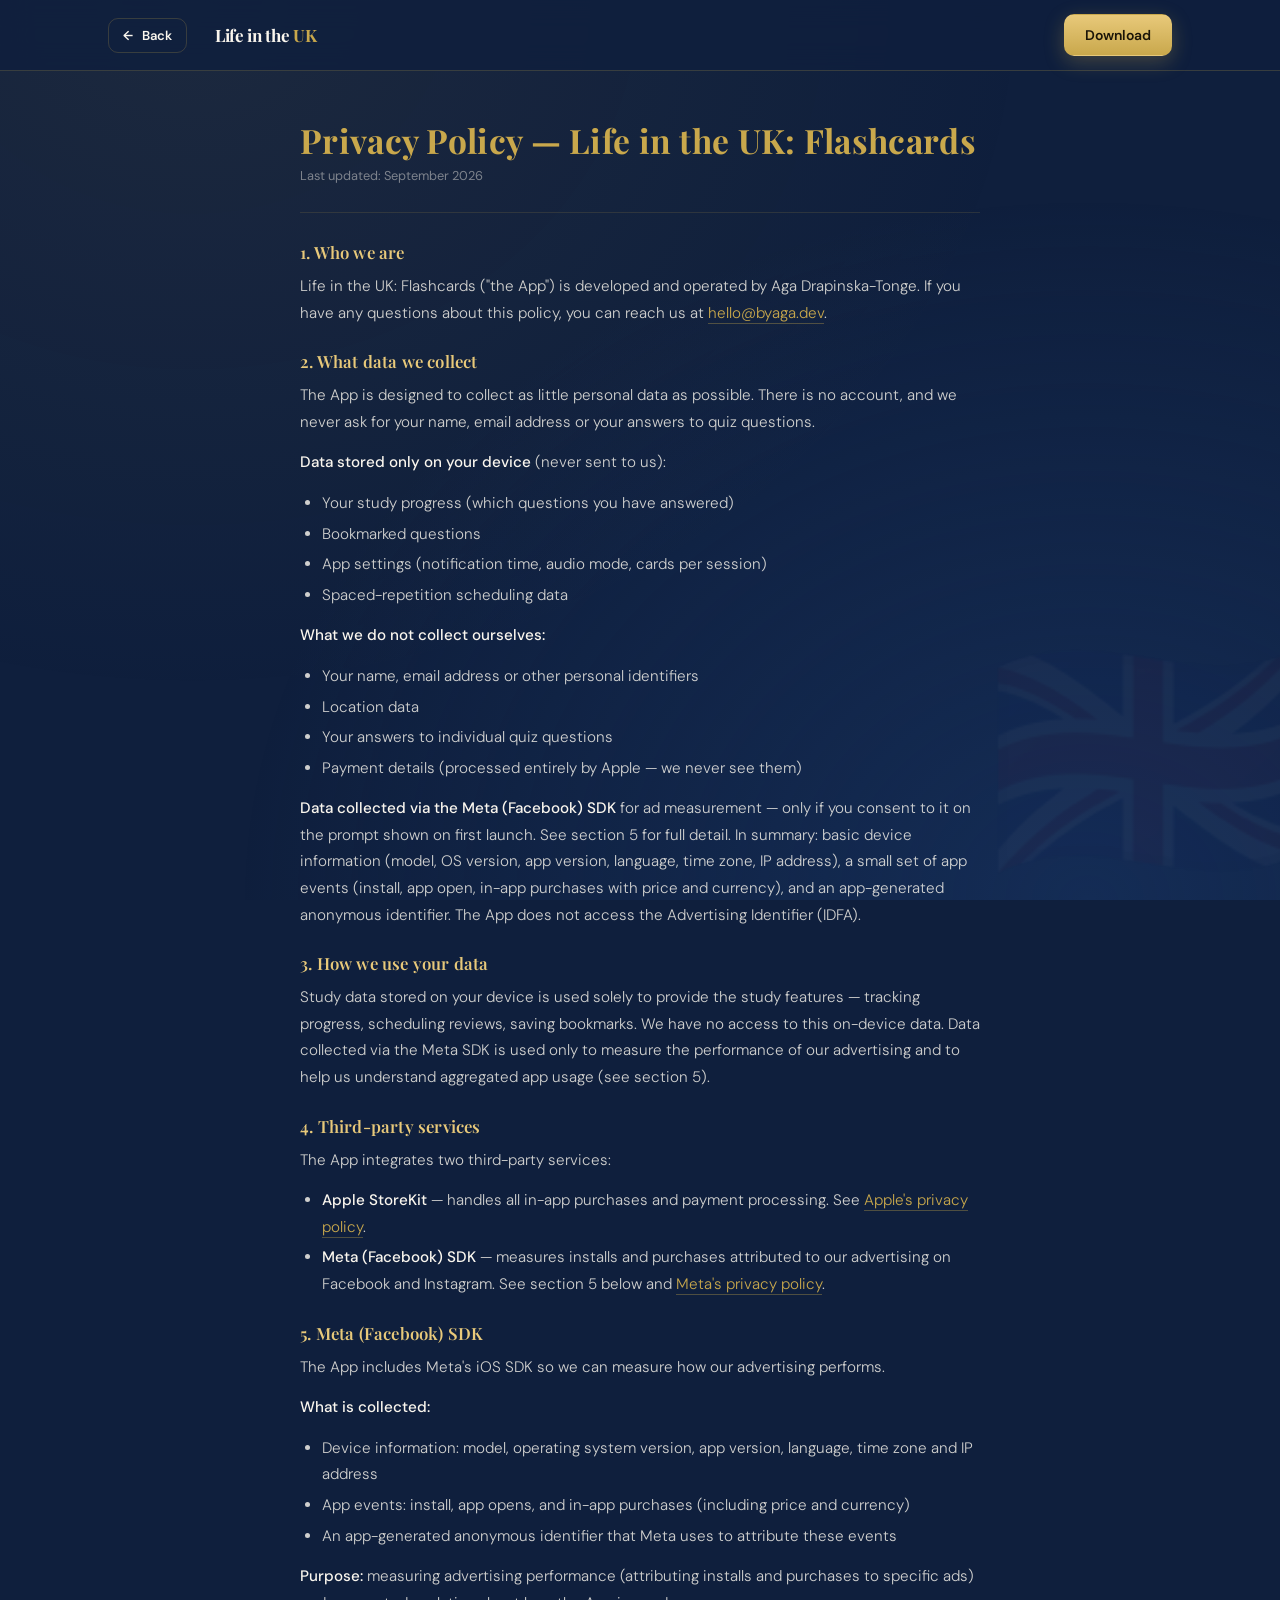
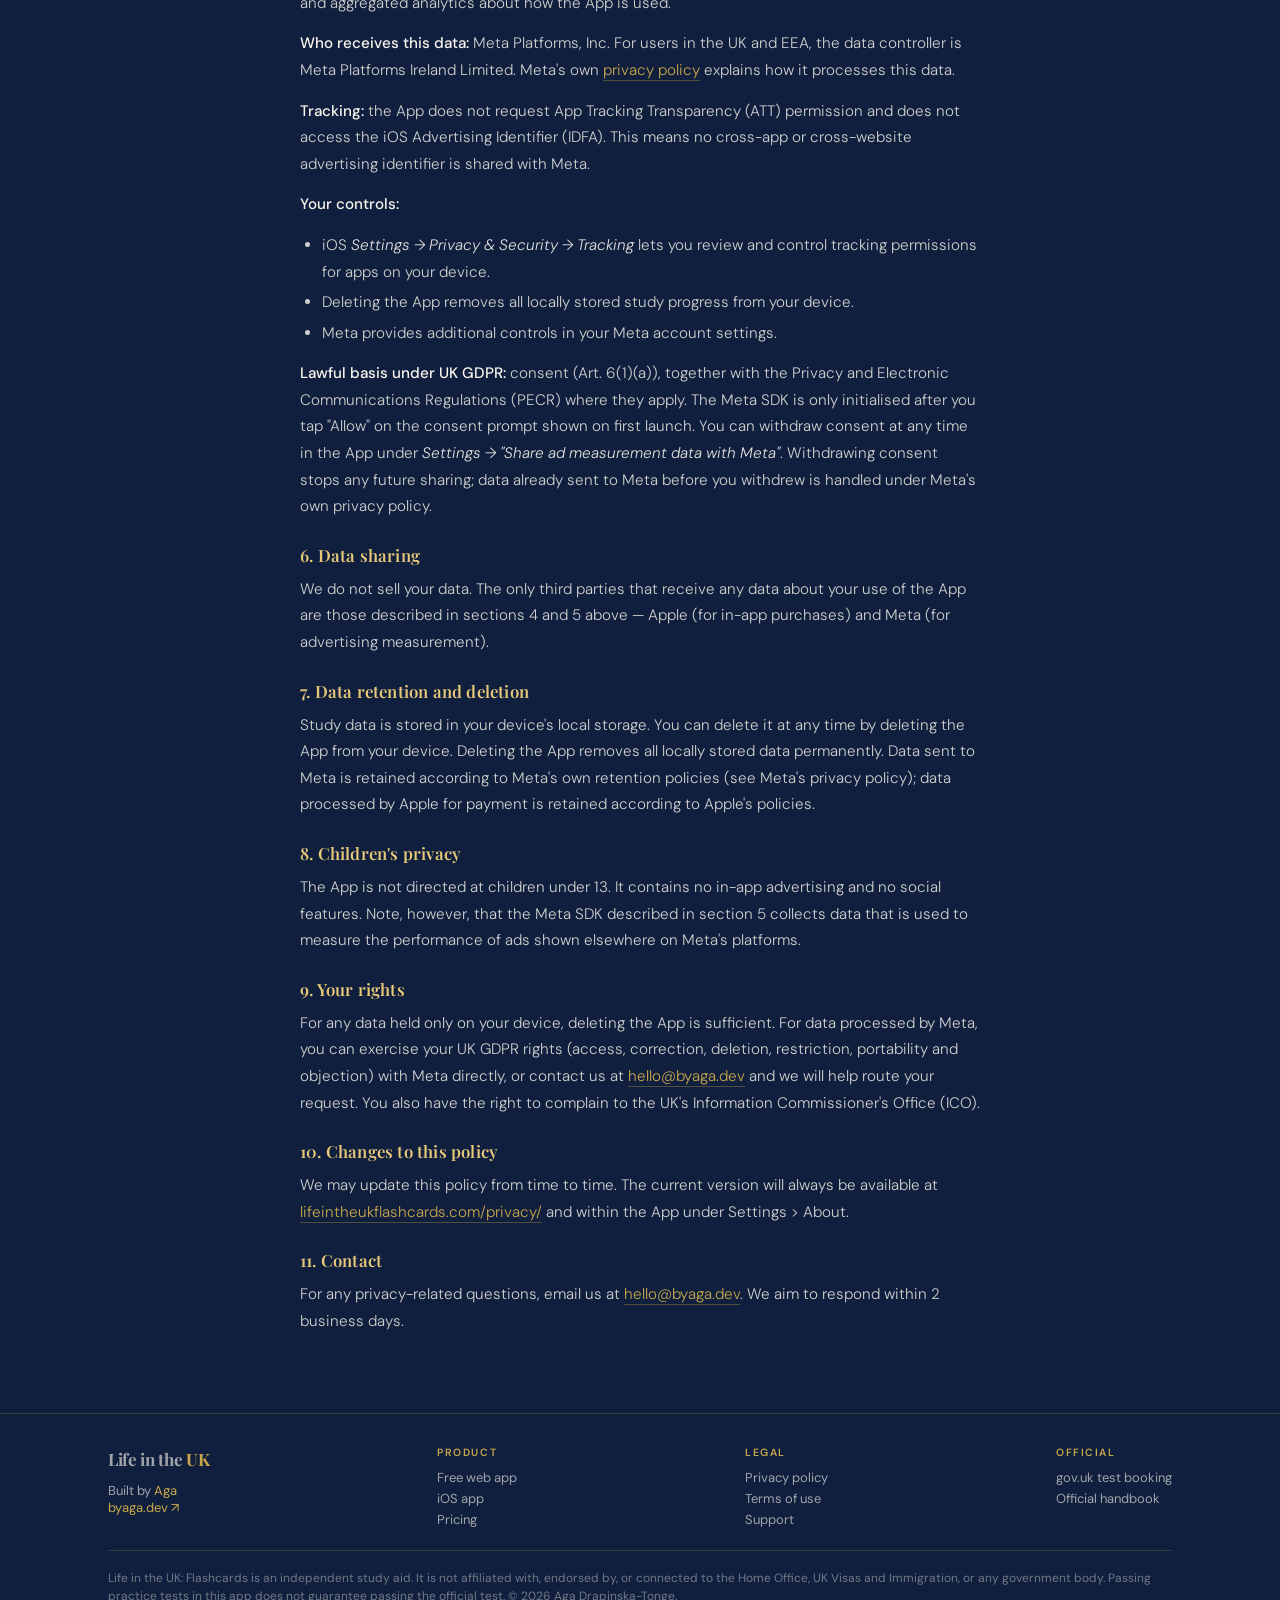
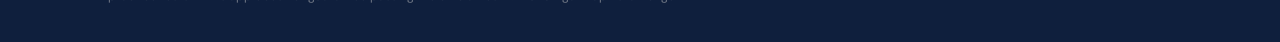
<file: privacy/index.html>
<!DOCTYPE html>
<html lang="en">
<head>
<meta charset="UTF-8">
<meta name="viewport" content="width=device-width, initial-scale=1.0">
<title>Privacy Policy — Life in the UK: Flashcards</title>
<meta name="description" content="Privacy Policy for Life in the UK: Flashcards by Aga Drapinska-Tonge.">
<link rel="canonical" href="https://lifeintheukflashcards.com/privacy/">
<meta property="og:title" content="Privacy Policy — Life in the UK: Flashcards">
<meta property="og:description" content="Privacy Policy for Life in the UK: Flashcards by Aga Drapinska-Tonge.">
<meta property="og:url" content="https://lifeintheukflashcards.com/privacy/">
<meta property="og:type" content="website">
<meta property="og:site_name" content="Life in the UK: Flashcards">
<meta property="og:image" content="https://lifeintheukflashcards.com/assets/og-image.png">
<meta property="og:image:width" content="1200">
<meta property="og:image:height" content="630">
<meta name="twitter:card" content="summary_large_image">
<link rel="icon" type="image/x-icon" href="/favicon.ico">
<link rel="icon" type="image/png" sizes="32x32" href="/favicon-32x32.png">
<link rel="icon" type="image/png" sizes="16x16" href="/favicon-16x16.png">
<link rel="apple-touch-icon" sizes="180x180" href="/apple-touch-icon.png">
<link rel="preconnect" href="https://fonts.googleapis.com">
<link rel="preconnect" href="https://fonts.gstatic.com" crossorigin>
<link href="https://fonts.googleapis.com/css2?family=Playfair+Display:ital,wght@0,600;0,700;1,400&family=DM+Sans:wght@300;400;500&display=swap" rel="stylesheet">
<link rel="stylesheet" href="/assets/site.css">
<style>
  *, *::before, *::after { box-sizing: border-box; margin: 0; padding: 0; }
  html { scroll-behavior: smooth; }
  body {
    font-family: 'DM Sans', sans-serif;
    background: #0f1f3d;
    color: #faf6ee;
    min-height: 100vh;
    display: flex; flex-direction: column;
    position: relative; overflow-x: hidden;
    -webkit-font-smoothing: antialiased;
  }
  body::before {
    content: ''; position: fixed; inset: 0; pointer-events: none; z-index: 0;
    background:
      radial-gradient(ellipse at 15% 0%, rgba(201,168,76,0.07) 0%, transparent 55%),
      radial-gradient(ellipse at 85% 100%, rgba(26,58,110,0.5) 0%, transparent 55%);
  }
  body::after {
    content: '🇬🇧'; position: fixed; bottom: -30px; right: -30px;
    font-size: 260px; opacity: 0.03; pointer-events: none; z-index: 0;
  }
  main.page {
    position: relative; z-index: 1;
    width: 100%; max-width: 720px;
    margin: 0 auto;
    padding: 48px 20px 64px;
    flex: 1;
  }
  h1 {
    font-family: 'Playfair Display', serif;
    font-size: clamp(1.5rem, 4vw, 2.1rem);
    color: #c9a84c; letter-spacing: 0.3px; line-height: 1.25;
    margin-bottom: 6px;
  }
  h1 em { font-style: italic; color: #faf6ee; }
  .updated {
    display: block; margin-bottom: 28px;
    color: rgba(250,246,238,0.45); font-size: 0.8rem;
  }
  main.page hr { border: none; border-top: 1px solid rgba(201,168,76,0.15); margin: 28px 0; }
  main.page h2 {
    font-family: 'Playfair Display', serif;
    color: #e8c97a; font-size: 1.05rem; font-weight: 600;
    margin: 24px 0 10px; letter-spacing: 0.2px;
  }
  main.page p, main.page li {
    color: rgba(250,246,238,0.82);
    font-size: 0.95rem; font-weight: 300; line-height: 1.75;
  }
  main.page p { margin-bottom: 14px; }
  main.page ul { margin-bottom: 14px; padding-left: 22px; }
  main.page li { margin-bottom: 4px; }
  main.page a { color: #c9a84c; text-decoration: none; border-bottom: 1px solid rgba(201,168,76,0.35); }
  main.page a:hover { color: #e8c97a; border-bottom-color: #e8c97a; }
  main.page strong { color: #faf6ee; font-weight: 500; }
  main.page em { color: rgba(250,246,238,0.9); }
  @media (max-width: 600px) {
    main.page { padding: 32px 14px 48px; }
  }
</style>
</head>
<body>

<nav class="site-nav">
  <div class="site-nav-in">
    <a href="/" class="btn btn-ghost btn-sm"><span class="arrow">←</span> Back</a>
    <a href="/" class="logo">Life in the <span>UK</span></a>
    <div class="spacer"></div>
    <a href="https://apps.apple.com/gb/app/life-in-the-uk-flashcards/id6761814656" class="btn btn-gold">Download</a>
  </div>
</nav>

<main class="page">
  <h1>Privacy Policy — Life in the UK: Flashcards</h1>
  <span class="updated">Last updated: September 2026</span>
  <hr>

  <h2>1. Who we are</h2>
  <p>Life in the UK: Flashcards ("the App") is developed and operated by Aga Drapinska-Tonge. If you have any questions about this policy, you can reach us at <a href="mailto:hello@byaga.dev">hello@byaga.dev</a>.</p>

  <h2>2. What data we collect</h2>
  <p>The App is designed to collect as little personal data as possible. There is no account, and we never ask for your name, email address or your answers to quiz questions.</p>
  <p><strong>Data stored only on your device</strong> (never sent to us):</p>
  <ul>
    <li>Your study progress (which questions you have answered)</li>
    <li>Bookmarked questions</li>
    <li>App settings (notification time, audio mode, cards per session)</li>
    <li>Spaced-repetition scheduling data</li>
  </ul>
  <p><strong>What we do not collect ourselves:</strong></p>
  <ul>
    <li>Your name, email address or other personal identifiers</li>
    <li>Location data</li>
    <li>Your answers to individual quiz questions</li>
    <li>Payment details (processed entirely by Apple — we never see them)</li>
  </ul>
  <p><strong>Data collected via the Meta (Facebook) SDK</strong> for ad measurement — only if you consent to it on the prompt shown on first launch. See section 5 for full detail. In summary: basic device information (model, OS version, app version, language, time zone, IP address), a small set of app events (install, app open, in-app purchases with price and currency), and an app-generated anonymous identifier. The App does not access the Advertising Identifier (IDFA).</p>

  <h2>3. How we use your data</h2>
  <p>Study data stored on your device is used solely to provide the study features — tracking progress, scheduling reviews, saving bookmarks. We have no access to this on-device data. Data collected via the Meta SDK is used only to measure the performance of our advertising and to help us understand aggregated app usage (see section 5).</p>

  <h2>4. Third-party services</h2>
  <p>The App integrates two third-party services:</p>
  <ul>
    <li><strong>Apple StoreKit</strong> — handles all in-app purchases and payment processing. See <a href="https://www.apple.com/legal/privacy/">Apple's privacy policy</a>.</li>
    <li><strong>Meta (Facebook) SDK</strong> — measures installs and purchases attributed to our advertising on Facebook and Instagram. See section 5 below and <a href="https://www.facebook.com/privacy/policy/">Meta's privacy policy</a>.</li>
  </ul>

  <h2>5. Meta (Facebook) SDK</h2>
  <p>The App includes Meta's iOS SDK so we can measure how our advertising performs.</p>
  <p><strong>What is collected:</strong></p>
  <ul>
    <li>Device information: model, operating system version, app version, language, time zone and IP address</li>
    <li>App events: install, app opens, and in-app purchases (including price and currency)</li>
    <li>An app-generated anonymous identifier that Meta uses to attribute these events</li>
  </ul>
  <p><strong>Purpose:</strong> measuring advertising performance (attributing installs and purchases to specific ads) and aggregated analytics about how the App is used.</p>
  <p><strong>Who receives this data:</strong> Meta Platforms, Inc. For users in the UK and EEA, the data controller is Meta Platforms Ireland Limited. Meta's own <a href="https://www.facebook.com/privacy/policy/">privacy policy</a> explains how it processes this data.</p>
  <p><strong>Tracking:</strong> the App does not request App Tracking Transparency (ATT) permission and does not access the iOS Advertising Identifier (IDFA). This means no cross-app or cross-website advertising identifier is shared with Meta.</p>
  <p><strong>Your controls:</strong></p>
  <ul>
    <li>iOS <em>Settings → Privacy &amp; Security → Tracking</em> lets you review and control tracking permissions for apps on your device.</li>
    <li>Deleting the App removes all locally stored study progress from your device.</li>
    <li>Meta provides additional controls in your Meta account settings.</li>
  </ul>
  <p><strong>Lawful basis under UK GDPR:</strong> consent (Art. 6(1)(a)), together with the Privacy and Electronic Communications Regulations (PECR) where they apply. The Meta SDK is only initialised after you tap "Allow" on the consent prompt shown on first launch. You can withdraw consent at any time in the App under <em>Settings → "Share ad measurement data with Meta"</em>. Withdrawing consent stops any future sharing; data already sent to Meta before you withdrew is handled under Meta's own privacy policy.</p>

  <h2>6. Data sharing</h2>
  <p>We do not sell your data. The only third parties that receive any data about your use of the App are those described in sections 4 and 5 above — Apple (for in-app purchases) and Meta (for advertising measurement).</p>

  <h2>7. Data retention and deletion</h2>
  <p>Study data is stored in your device's local storage. You can delete it at any time by deleting the App from your device. Deleting the App removes all locally stored data permanently. Data sent to Meta is retained according to Meta's own retention policies (see Meta's privacy policy); data processed by Apple for payment is retained according to Apple's policies.</p>

  <h2>8. Children's privacy</h2>
  <p>The App is not directed at children under 13. It contains no in-app advertising and no social features. Note, however, that the Meta SDK described in section 5 collects data that is used to measure the performance of ads shown elsewhere on Meta's platforms.</p>

  <h2>9. Your rights</h2>
  <p>For any data held only on your device, deleting the App is sufficient. For data processed by Meta, you can exercise your UK GDPR rights (access, correction, deletion, restriction, portability and objection) with Meta directly, or contact us at <a href="mailto:hello@byaga.dev">hello@byaga.dev</a> and we will help route your request. You also have the right to complain to the UK's Information Commissioner's Office (ICO).</p>

  <h2>10. Changes to this policy</h2>
  <p>We may update this policy from time to time. The current version will always be available at <a href="https://lifeintheukflashcards.com/privacy/">lifeintheukflashcards.com/privacy/</a> and within the App under Settings > About.</p>

  <h2>11. Contact</h2>
  <p>For any privacy-related questions, email us at <a href="mailto:hello@byaga.dev">hello@byaga.dev</a>. We aim to respond within 2 business days.</p>
</main>

<footer class="site-footer">
  <div class="site-footer-in">
    <div class="fgrid">
      <div>
        <a href="/" class="flogo">Life in the <span>UK</span></a>
        <div class="built">Built by <a href="/about/">Aga</a></div>
        <div class="built"><a href="https://byaga.dev" target="_blank" rel="noopener">byaga.dev ↗</a></div>
      </div>
      <div>
        <h5>Product</h5>
        <a href="/practice/">Free web app</a>
        <a href="https://apps.apple.com/gb/app/life-in-the-uk-flashcards/id6761814656">iOS app</a>
        <a href="/#pricing">Pricing</a>
      </div>
      <div>
        <h5>Legal</h5>
        <a href="/privacy/">Privacy policy</a>
        <a href="/terms/">Terms of use</a>
        <a href="/support/">Support</a>
      </div>
      <div>
        <h5>Official</h5>
        <a href="https://www.gov.uk/life-in-the-uk-test" target="_blank" rel="noopener">gov.uk test booking</a>
        <a href="https://www.tsoshop.co.uk/product/9780113413409/Society/Life-in-the-UK/Life-in-the-United-Kingdom-A-Guide-for-New-Residents-Paperback" target="_blank" rel="noopener">Official handbook</a>
      </div>
    </div>
    <p class="disc">Life in the UK: Flashcards is an independent study aid. It is not affiliated with, endorsed by, or connected to the Home Office, UK Visas and Immigration, or any government body. Passing practice tests in this app does not guarantee passing the official test. © 2026 Aga Drapinska-Tonge.</p>
  </div>
</footer>

</body>
</html>
</file>
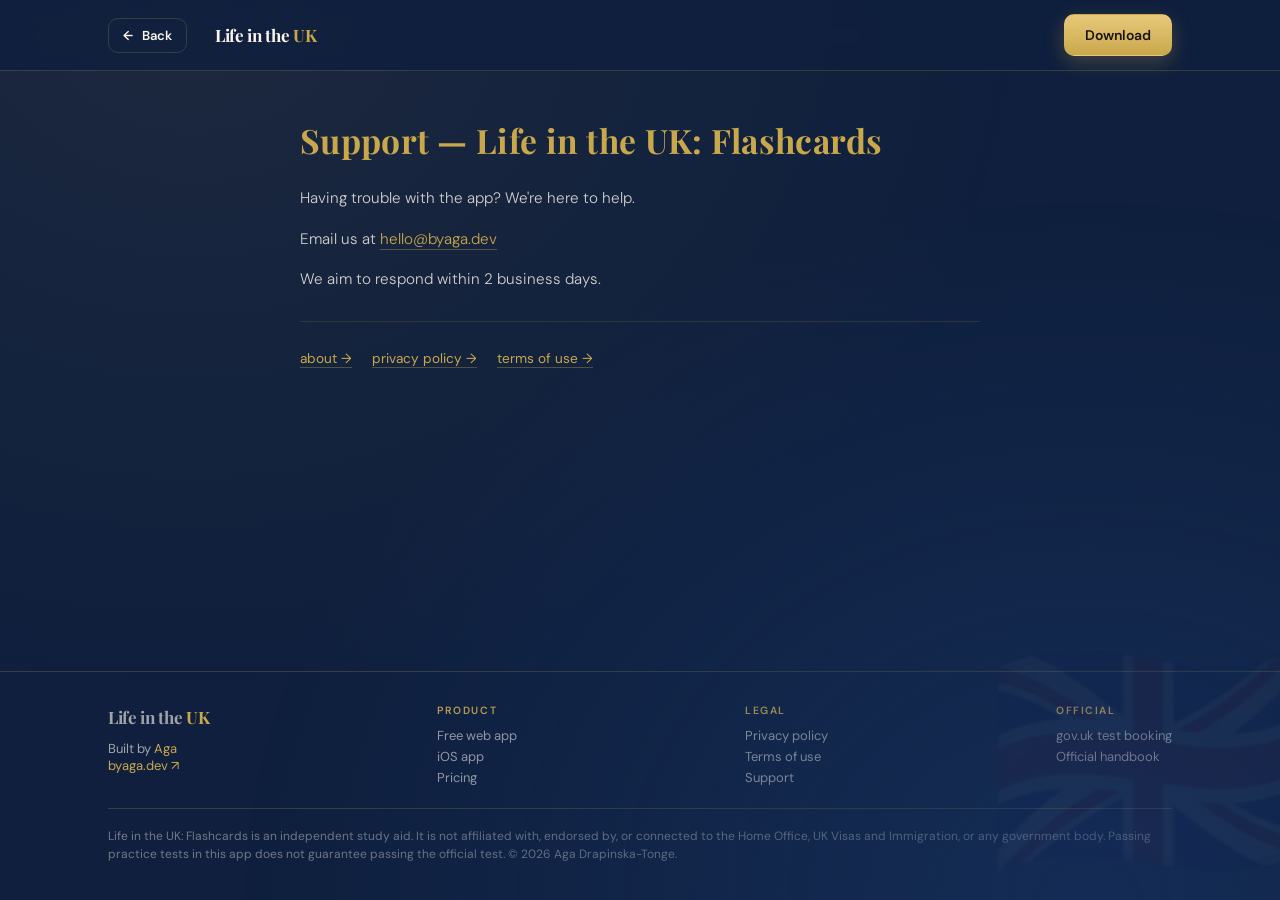
<file: support/index.html>
<!DOCTYPE html>
<html lang="en">
<head>
<meta charset="UTF-8">
<meta name="viewport" content="width=device-width, initial-scale=1.0">
<title>Support — Life in the UK: Flashcards</title>
<meta name="description" content="Get support for Life in the UK: Flashcards.">
<link rel="canonical" href="https://lifeintheukflashcards.com/support/">
<meta property="og:title" content="Support — Life in the UK: Flashcards">
<meta property="og:description" content="Get support for Life in the UK: Flashcards.">
<meta property="og:url" content="https://lifeintheukflashcards.com/support/">
<meta property="og:type" content="website">
<meta property="og:site_name" content="Life in the UK: Flashcards">
<meta property="og:image" content="https://lifeintheukflashcards.com/assets/og-image.png">
<meta property="og:image:width" content="1200">
<meta property="og:image:height" content="630">
<meta name="twitter:card" content="summary_large_image">
<link rel="icon" type="image/x-icon" href="/favicon.ico">
<link rel="icon" type="image/png" sizes="32x32" href="/favicon-32x32.png">
<link rel="icon" type="image/png" sizes="16x16" href="/favicon-16x16.png">
<link rel="apple-touch-icon" sizes="180x180" href="/apple-touch-icon.png">
<link rel="preconnect" href="https://fonts.googleapis.com">
<link rel="preconnect" href="https://fonts.gstatic.com" crossorigin>
<link href="https://fonts.googleapis.com/css2?family=Playfair+Display:ital,wght@0,600;0,700;1,400&family=DM+Sans:wght@300;400;500&display=swap" rel="stylesheet">
<link rel="stylesheet" href="/assets/site.css">
<style>
  *, *::before, *::after { box-sizing: border-box; margin: 0; padding: 0; }
  body {
    font-family: 'DM Sans', sans-serif;
    background: #0f1f3d;
    color: #faf6ee;
    min-height: 100vh;
    display: flex; flex-direction: column;
    position: relative; overflow-x: hidden;
    -webkit-font-smoothing: antialiased;
  }
  body::before {
    content: ''; position: fixed; inset: 0; pointer-events: none; z-index: 0;
    background:
      radial-gradient(ellipse at 15% 0%, rgba(201,168,76,0.07) 0%, transparent 55%),
      radial-gradient(ellipse at 85% 100%, rgba(26,58,110,0.5) 0%, transparent 55%);
  }
  body::after {
    content: '🇬🇧'; position: fixed; bottom: -30px; right: -30px;
    font-size: 260px; opacity: 0.03; pointer-events: none; z-index: 0;
  }
  main.page {
    position: relative; z-index: 1;
    width: 100%; max-width: 720px;
    margin: 0 auto;
    padding: 48px 20px 64px;
    flex: 1;
  }
  h1 {
    font-family: 'Playfair Display', serif;
    font-size: clamp(1.5rem, 4vw, 2.1rem);
    color: #c9a84c; letter-spacing: 0.3px; line-height: 1.25;
    margin-bottom: 24px;
  }
  main.page hr { border: none; border-top: 1px solid rgba(201,168,76,0.15); margin: 28px 0; }
  main.page p { color: rgba(250,246,238,0.82); font-size: 0.95rem; font-weight: 300; line-height: 1.75; margin-bottom: 14px; }
  main.page a { color: #c9a84c; text-decoration: none; border-bottom: 1px solid rgba(201,168,76,0.35); }
  main.page a:hover { color: #e8c97a; border-bottom-color: #e8c97a; }
  .links { display: flex; gap: 20px; flex-wrap: wrap; }
  .links a {
    font-size: 0.85rem; color: rgba(250,246,238,0.65);
    border-bottom: none; transition: color 0.2s;
  }
  .links a:hover { color: #c9a84c; border-bottom: none; }
  @media (max-width: 600px) {
    main.page { padding: 32px 14px 48px; }
  }
</style>
</head>
<body>

<nav class="site-nav">
  <div class="site-nav-in">
    <a href="/" class="btn btn-ghost btn-sm"><span class="arrow">←</span> Back</a>
    <a href="/" class="logo">Life in the <span>UK</span></a>
    <div class="spacer"></div>
    <a href="https://apps.apple.com/gb/app/life-in-the-uk-flashcards/id6761814656" class="btn btn-gold">Download</a>
  </div>
</nav>

<main class="page">
  <h1>Support — Life in the UK: Flashcards</h1>
  <p>Having trouble with the app? We're here to help.</p>
  <p>Email us at <a href="mailto:hello@byaga.dev">hello@byaga.dev</a></p>
  <p>We aim to respond within 2 business days.</p>
  <hr>
  <div class="links">
    <a href="/about/">about →</a>
    <a href="/privacy/">privacy policy →</a>
    <a href="/terms/">terms of use →</a>
  </div>
</main>

<footer class="site-footer">
  <div class="site-footer-in">
    <div class="fgrid">
      <div>
        <a href="/" class="flogo">Life in the <span>UK</span></a>
        <div class="built">Built by <a href="/about/">Aga</a></div>
        <div class="built"><a href="https://byaga.dev" target="_blank" rel="noopener">byaga.dev ↗</a></div>
      </div>
      <div>
        <h5>Product</h5>
        <a href="/practice/">Free web app</a>
        <a href="https://apps.apple.com/gb/app/life-in-the-uk-flashcards/id6761814656">iOS app</a>
        <a href="/#pricing">Pricing</a>
      </div>
      <div>
        <h5>Legal</h5>
        <a href="/privacy/">Privacy policy</a>
        <a href="/terms/">Terms of use</a>
        <a href="/support/">Support</a>
      </div>
      <div>
        <h5>Official</h5>
        <a href="https://www.gov.uk/life-in-the-uk-test" target="_blank" rel="noopener">gov.uk test booking</a>
        <a href="https://www.tsoshop.co.uk/product/9780113413409/Society/Life-in-the-UK/Life-in-the-United-Kingdom-A-Guide-for-New-Residents-Paperback" target="_blank" rel="noopener">Official handbook</a>
      </div>
    </div>
    <p class="disc">Life in the UK: Flashcards is an independent study aid. It is not affiliated with, endorsed by, or connected to the Home Office, UK Visas and Immigration, or any government body. Passing practice tests in this app does not guarantee passing the official test. © 2026 Aga Drapinska-Tonge.</p>
  </div>
</footer>

</body>
</html>
</file>
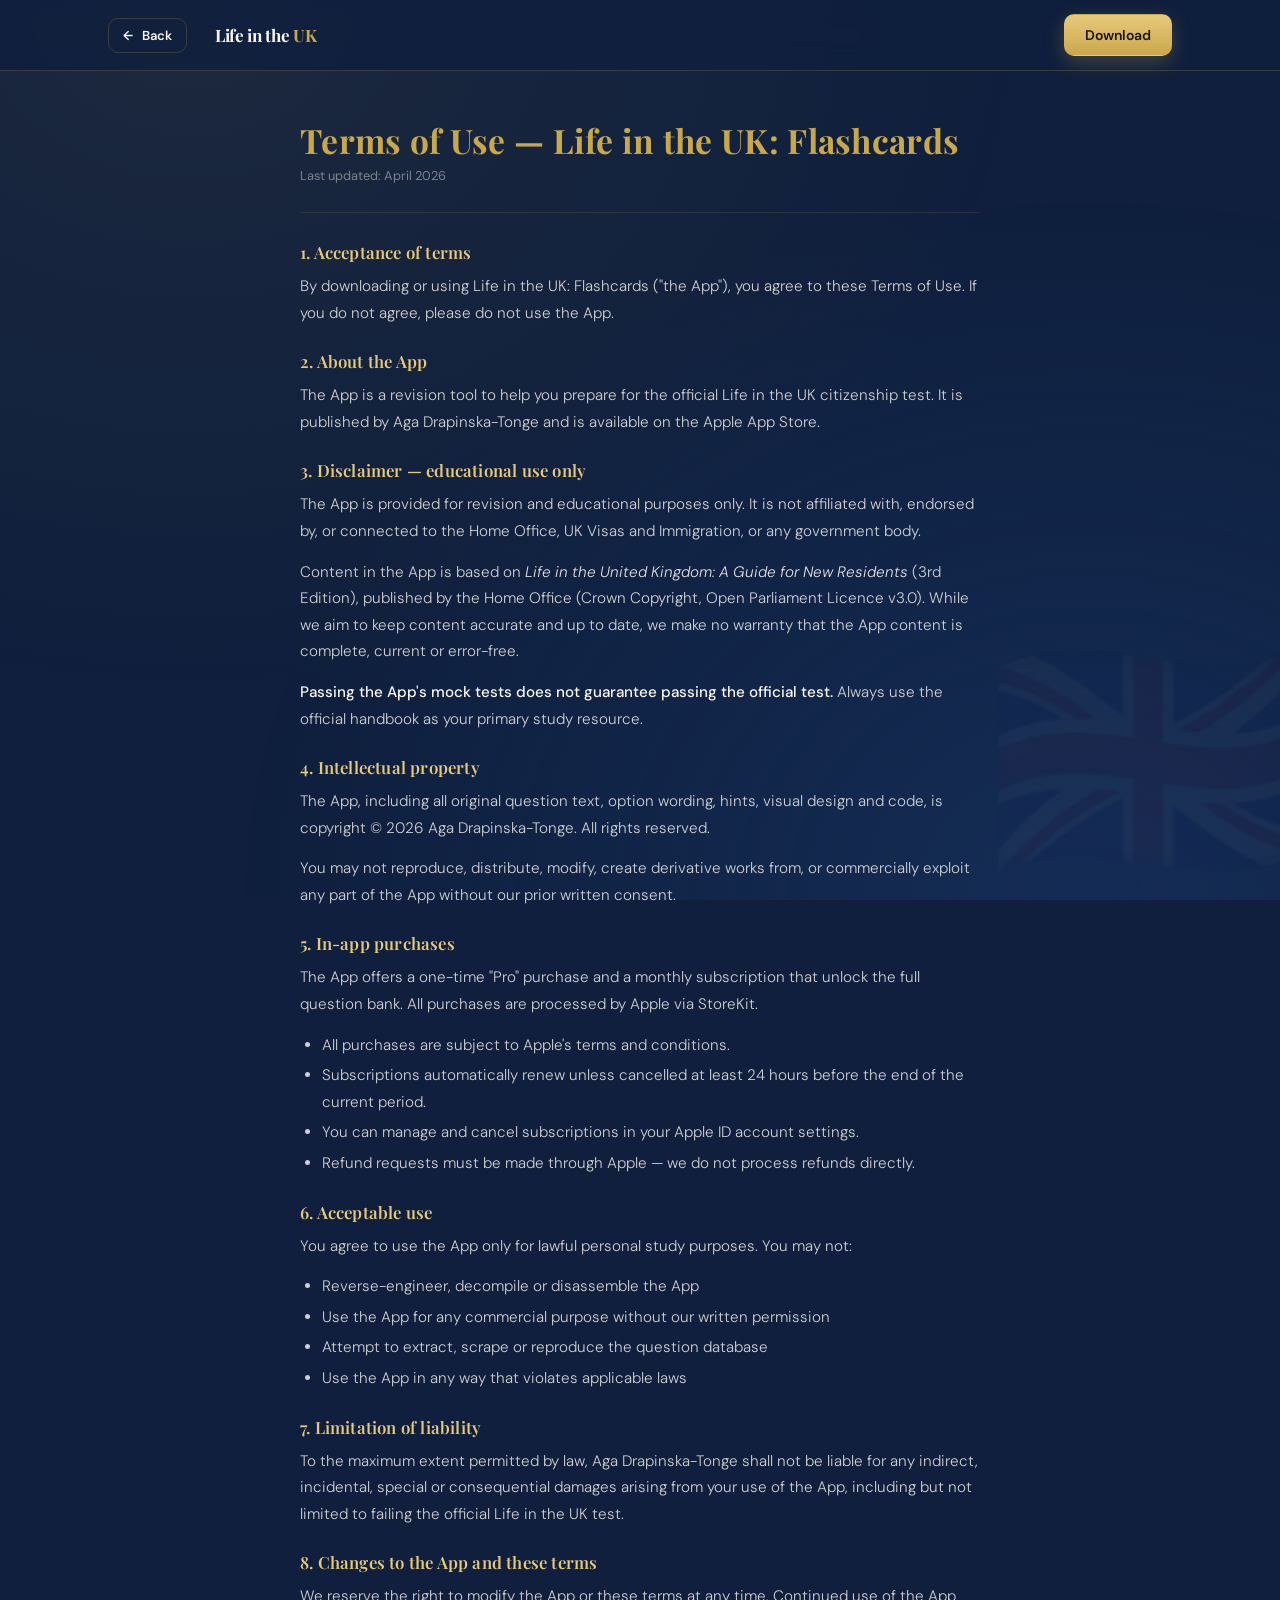
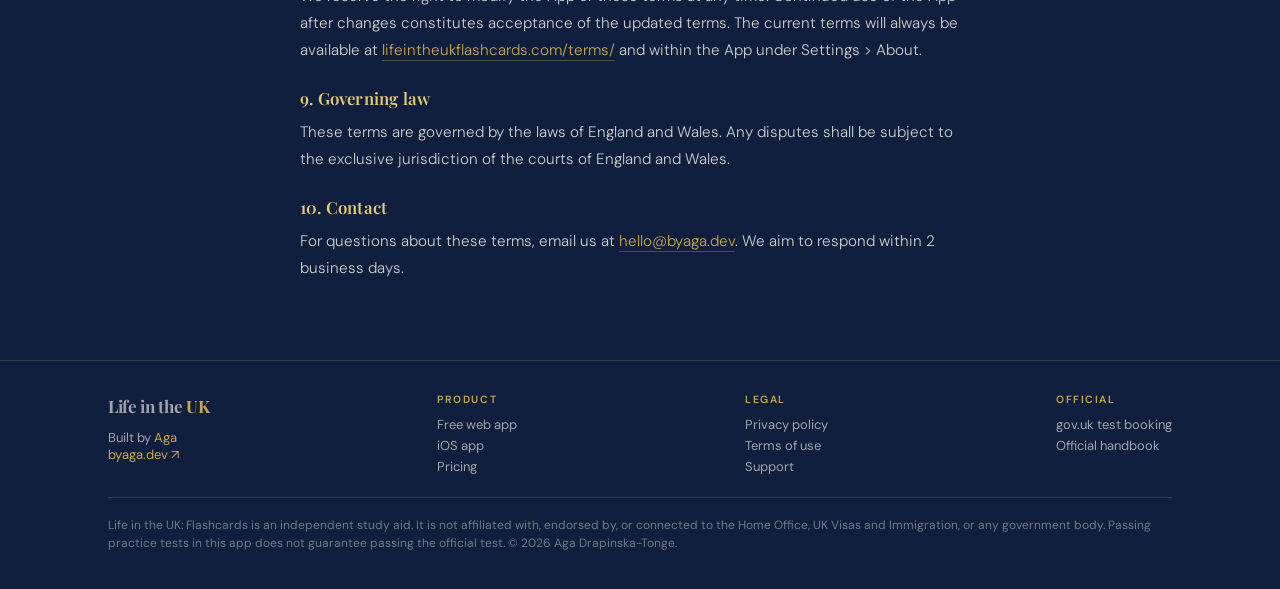
<file: terms/index.html>
<!DOCTYPE html>
<html lang="en">
<head>
<meta charset="UTF-8">
<meta name="viewport" content="width=device-width, initial-scale=1.0">
<title>Terms of Use — Life in the UK: Flashcards</title>
<meta name="description" content="Terms of Use for Life in the UK: Flashcards by Aga Drapinska-Tonge.">
<link rel="canonical" href="https://lifeintheukflashcards.com/terms/">
<meta property="og:title" content="Terms of Use — Life in the UK: Flashcards">
<meta property="og:description" content="Terms of Use for Life in the UK: Flashcards by Aga Drapinska-Tonge.">
<meta property="og:url" content="https://lifeintheukflashcards.com/terms/">
<meta property="og:type" content="website">
<meta property="og:site_name" content="Life in the UK: Flashcards">
<meta property="og:image" content="https://lifeintheukflashcards.com/assets/og-image.png">
<meta property="og:image:width" content="1200">
<meta property="og:image:height" content="630">
<meta name="twitter:card" content="summary_large_image">
<link rel="icon" type="image/x-icon" href="/favicon.ico">
<link rel="icon" type="image/png" sizes="32x32" href="/favicon-32x32.png">
<link rel="icon" type="image/png" sizes="16x16" href="/favicon-16x16.png">
<link rel="apple-touch-icon" sizes="180x180" href="/apple-touch-icon.png">
<link rel="preconnect" href="https://fonts.googleapis.com">
<link rel="preconnect" href="https://fonts.gstatic.com" crossorigin>
<link href="https://fonts.googleapis.com/css2?family=Playfair+Display:ital,wght@0,600;0,700;1,400&family=DM+Sans:wght@300;400;500&display=swap" rel="stylesheet">
<link rel="stylesheet" href="/assets/site.css">
<style>
  *, *::before, *::after { box-sizing: border-box; margin: 0; padding: 0; }
  html { scroll-behavior: smooth; }
  body {
    font-family: 'DM Sans', sans-serif;
    background: #0f1f3d;
    color: #faf6ee;
    min-height: 100vh;
    display: flex; flex-direction: column;
    position: relative; overflow-x: hidden;
    -webkit-font-smoothing: antialiased;
  }
  body::before {
    content: ''; position: fixed; inset: 0; pointer-events: none; z-index: 0;
    background:
      radial-gradient(ellipse at 15% 0%, rgba(201,168,76,0.07) 0%, transparent 55%),
      radial-gradient(ellipse at 85% 100%, rgba(26,58,110,0.5) 0%, transparent 55%);
  }
  body::after {
    content: '🇬🇧'; position: fixed; bottom: -30px; right: -30px;
    font-size: 260px; opacity: 0.03; pointer-events: none; z-index: 0;
  }
  main.page {
    position: relative; z-index: 1;
    width: 100%; max-width: 720px;
    margin: 0 auto;
    padding: 48px 20px 64px;
    flex: 1;
  }
  h1 {
    font-family: 'Playfair Display', serif;
    font-size: clamp(1.5rem, 4vw, 2.1rem);
    color: #c9a84c; letter-spacing: 0.3px; line-height: 1.25;
    margin-bottom: 6px;
  }
  h1 em { font-style: italic; color: #faf6ee; }
  .updated {
    display: block; margin-bottom: 28px;
    color: rgba(250,246,238,0.45); font-size: 0.8rem;
  }
  main.page hr { border: none; border-top: 1px solid rgba(201,168,76,0.15); margin: 28px 0; }
  main.page h2 {
    font-family: 'Playfair Display', serif;
    color: #e8c97a; font-size: 1.05rem; font-weight: 600;
    margin: 24px 0 10px; letter-spacing: 0.2px;
  }
  main.page p, main.page li {
    color: rgba(250,246,238,0.82);
    font-size: 0.95rem; font-weight: 300; line-height: 1.75;
  }
  main.page p { margin-bottom: 14px; }
  main.page ul { margin-bottom: 14px; padding-left: 22px; }
  main.page li { margin-bottom: 4px; }
  main.page a { color: #c9a84c; text-decoration: none; border-bottom: 1px solid rgba(201,168,76,0.35); }
  main.page a:hover { color: #e8c97a; border-bottom-color: #e8c97a; }
  main.page strong { color: #faf6ee; font-weight: 500; }
  main.page em { color: rgba(250,246,238,0.9); }
  @media (max-width: 600px) {
    main.page { padding: 32px 14px 48px; }
  }
</style>
</head>
<body>

<nav class="site-nav">
  <div class="site-nav-in">
    <a href="/" class="btn btn-ghost btn-sm"><span class="arrow">←</span> Back</a>
    <a href="/" class="logo">Life in the <span>UK</span></a>
    <div class="spacer"></div>
    <a href="https://apps.apple.com/gb/app/life-in-the-uk-flashcards/id6761814656" class="btn btn-gold">Download</a>
  </div>
</nav>

<main class="page">
  <h1>Terms of Use — Life in the UK: Flashcards</h1>
  <span class="updated">Last updated: April 2026</span>
  <hr>

  <h2>1. Acceptance of terms</h2>
  <p>By downloading or using Life in the UK: Flashcards ("the App"), you agree to these Terms of Use. If you do not agree, please do not use the App.</p>

  <h2>2. About the App</h2>
  <p>The App is a revision tool to help you prepare for the official Life in the UK citizenship test. It is published by Aga Drapinska-Tonge and is available on the Apple App Store.</p>

  <h2>3. Disclaimer — educational use only</h2>
  <p>The App is provided for revision and educational purposes only. It is not affiliated with, endorsed by, or connected to the Home Office, UK Visas and Immigration, or any government body.</p>
  <p>Content in the App is based on <em>Life in the United Kingdom: A Guide for New Residents</em> (3rd Edition), published by the Home Office (Crown Copyright, Open Parliament Licence v3.0). While we aim to keep content accurate and up to date, we make no warranty that the App content is complete, current or error-free.</p>
  <p><strong>Passing the App's mock tests does not guarantee passing the official test.</strong> Always use the official handbook as your primary study resource.</p>

  <h2>4. Intellectual property</h2>
  <p>The App, including all original question text, option wording, hints, visual design and code, is copyright © 2026 Aga Drapinska-Tonge. All rights reserved.</p>
  <p>You may not reproduce, distribute, modify, create derivative works from, or commercially exploit any part of the App without our prior written consent.</p>

  <h2>5. In-app purchases</h2>
  <p>The App offers a one-time "Pro" purchase and a monthly subscription that unlock the full question bank. All purchases are processed by Apple via StoreKit.</p>
  <ul>
    <li>All purchases are subject to Apple's terms and conditions.</li>
    <li>Subscriptions automatically renew unless cancelled at least 24 hours before the end of the current period.</li>
    <li>You can manage and cancel subscriptions in your Apple ID account settings.</li>
    <li>Refund requests must be made through Apple — we do not process refunds directly.</li>
  </ul>

  <h2>6. Acceptable use</h2>
  <p>You agree to use the App only for lawful personal study purposes. You may not:</p>
  <ul>
    <li>Reverse-engineer, decompile or disassemble the App</li>
    <li>Use the App for any commercial purpose without our written permission</li>
    <li>Attempt to extract, scrape or reproduce the question database</li>
    <li>Use the App in any way that violates applicable laws</li>
  </ul>

  <h2>7. Limitation of liability</h2>
  <p>To the maximum extent permitted by law, Aga Drapinska-Tonge shall not be liable for any indirect, incidental, special or consequential damages arising from your use of the App, including but not limited to failing the official Life in the UK test.</p>

  <h2>8. Changes to the App and these terms</h2>
  <p>We reserve the right to modify the App or these terms at any time. Continued use of the App after changes constitutes acceptance of the updated terms. The current terms will always be available at <a href="https://lifeintheukflashcards.com/terms/">lifeintheukflashcards.com/terms/</a> and within the App under Settings > About.</p>

  <h2>9. Governing law</h2>
  <p>These terms are governed by the laws of England and Wales. Any disputes shall be subject to the exclusive jurisdiction of the courts of England and Wales.</p>

  <h2>10. Contact</h2>
  <p>For questions about these terms, email us at <a href="mailto:hello@byaga.dev">hello@byaga.dev</a>. We aim to respond within 2 business days.</p>
</main>

<footer class="site-footer">
  <div class="site-footer-in">
    <div class="fgrid">
      <div>
        <a href="/" class="flogo">Life in the <span>UK</span></a>
        <div class="built">Built by <a href="/about/">Aga</a></div>
        <div class="built"><a href="https://byaga.dev" target="_blank" rel="noopener">byaga.dev ↗</a></div>
      </div>
      <div>
        <h5>Product</h5>
        <a href="/practice/">Free web app</a>
        <a href="https://apps.apple.com/gb/app/life-in-the-uk-flashcards/id6761814656">iOS app</a>
        <a href="/#pricing">Pricing</a>
      </div>
      <div>
        <h5>Legal</h5>
        <a href="/privacy/">Privacy policy</a>
        <a href="/terms/">Terms of use</a>
        <a href="/support/">Support</a>
      </div>
      <div>
        <h5>Official</h5>
        <a href="https://www.gov.uk/life-in-the-uk-test" target="_blank" rel="noopener">gov.uk test booking</a>
        <a href="https://www.tsoshop.co.uk/product/9780113413409/Society/Life-in-the-UK/Life-in-the-United-Kingdom-A-Guide-for-New-Residents-Paperback" target="_blank" rel="noopener">Official handbook</a>
      </div>
    </div>
    <p class="disc">Life in the UK: Flashcards is an independent study aid. It is not affiliated with, endorsed by, or connected to the Home Office, UK Visas and Immigration, or any government body. Passing practice tests in this app does not guarantee passing the official test. © 2026 Aga Drapinska-Tonge.</p>
  </div>
</footer>

</body>
</html>
</file>
<file: assets/site.css>
/* Site-wide nav + footer, shared across subpages and the practice app.
   Landing page has its own inline versions that visually match. */

:root {
  --navy: #0f1f3d;
  --royal: #1a3a6e;
  --gold: #c9a84c;
  --gold-light: #e8c97a;
  --cream: #faf6ee;
  --muted: rgba(250, 246, 238, .62);
  --line: rgba(201, 168, 76, .22);
  --site-maxw: 1120px;
}

/* NAV */
.site-nav {
  align-self: stretch;
  position: sticky; top: 0; z-index: 40;
  backdrop-filter: blur(14px);
  -webkit-backdrop-filter: blur(14px);
  background: rgba(15, 31, 61, .82);
  border-bottom: 1px solid var(--line);
  width: 100%;
}
.site-nav-in {
  max-width: var(--site-maxw);
  margin: 0 auto;
  padding: 14px 28px;
  display: flex;
  align-items: center;
  gap: 28px;
}
.site-nav .logo {
  font-family: 'Playfair Display', serif;
  font-size: 17px; font-weight: 700;
  letter-spacing: -.02em;
  color: var(--cream);
  text-decoration: none;
  border: none;
  transition: opacity .2s;
}
.site-nav .logo span { color: var(--gold); }
.site-nav .logo:hover { opacity: .85; color: var(--cream); }
.site-nav .logo:hover span { color: var(--gold-light); }
.site-nav .spacer { flex: 1; }
.site-nav .btn {
  display: inline-flex; align-items: center; gap: 9px;
  font-weight: 600; font-size: 14px;
  padding: 11px 20px;
  border-radius: 10px;
  transition: .2s;
  border: 1px solid transparent;
  white-space: nowrap;
  text-decoration: none;
  font-family: inherit;
  cursor: pointer;
}
.site-nav .btn-gold {
  background: linear-gradient(180deg, var(--gold-light), var(--gold));
  color: #1a1408;
  box-shadow: 0 6px 20px rgba(201, 168, 76, .28);
}
.site-nav .btn-gold:hover {
  transform: translateY(-1px);
  box-shadow: 0 9px 26px rgba(201, 168, 76, .38);
  color: #1a1408;
}
.site-nav .btn-ghost {
  border-color: var(--line);
  color: var(--cream);
  background: transparent;
}
.site-nav .btn-ghost:hover {
  border-color: var(--gold);
  background: rgba(201, 168, 76, .08);
  color: var(--gold-light);
}
.site-nav .btn-sm { padding: 8px 14px; font-size: 13px; }
.site-nav .btn-sm .arrow {
  display: inline-block;
  transition: transform .2s;
}
.site-nav .btn-sm:hover .arrow { transform: translateX(-3px); }

/* FOOTER */
.site-footer {
  align-self: stretch;
  border-top: 1px solid var(--line);
  padding: 32px 0 36px;
  font-size: 13px;
  color: var(--muted);
  width: 100%;
  margin-top: auto;
}
.site-footer-in {
  max-width: var(--site-maxw);
  margin: 0 auto;
  padding: 0 28px;
}
.site-footer .fgrid {
  display: flex; gap: 36px; flex-wrap: wrap;
  justify-content: space-between;
  margin-bottom: 20px;
}
.site-footer .fgrid a {
  display: block;
  padding: 2px 0;
  color: var(--muted);
  text-decoration: none;
  border: none;
}
.site-footer .fgrid a:hover { color: var(--gold); }
.site-footer .flogo {
  font-family: 'Playfair Display', serif;
  font-size: 17px; font-weight: 700;
  letter-spacing: -.02em;
  color: var(--cream);
  margin-bottom: 10px;
  text-decoration: none;
  display: block;
  border: none;
}
.site-footer .flogo span { color: var(--gold); }
.site-footer h5 {
  font-size: 10.5px;
  letter-spacing: .15em;
  text-transform: uppercase;
  color: var(--gold);
  margin-bottom: 8px;
  font-weight: 600;
}
.site-footer .built { font-size: 13px; }
.site-footer .built a {
  display: inline;
  padding: 0;
  color: var(--gold);
  border: none;
}
.site-footer .disc {
  border-top: 1px solid var(--line);
  padding-top: 18px;
  font-size: 12px;
  line-height: 1.55;
  color: rgba(250, 246, 238, .42);
  border-bottom: none;
}

@media (max-width: 760px) {
  .site-nav-in { padding: 12px 20px; gap: 16px; }
  .site-footer-in { padding: 0 20px; }
}
</file>
